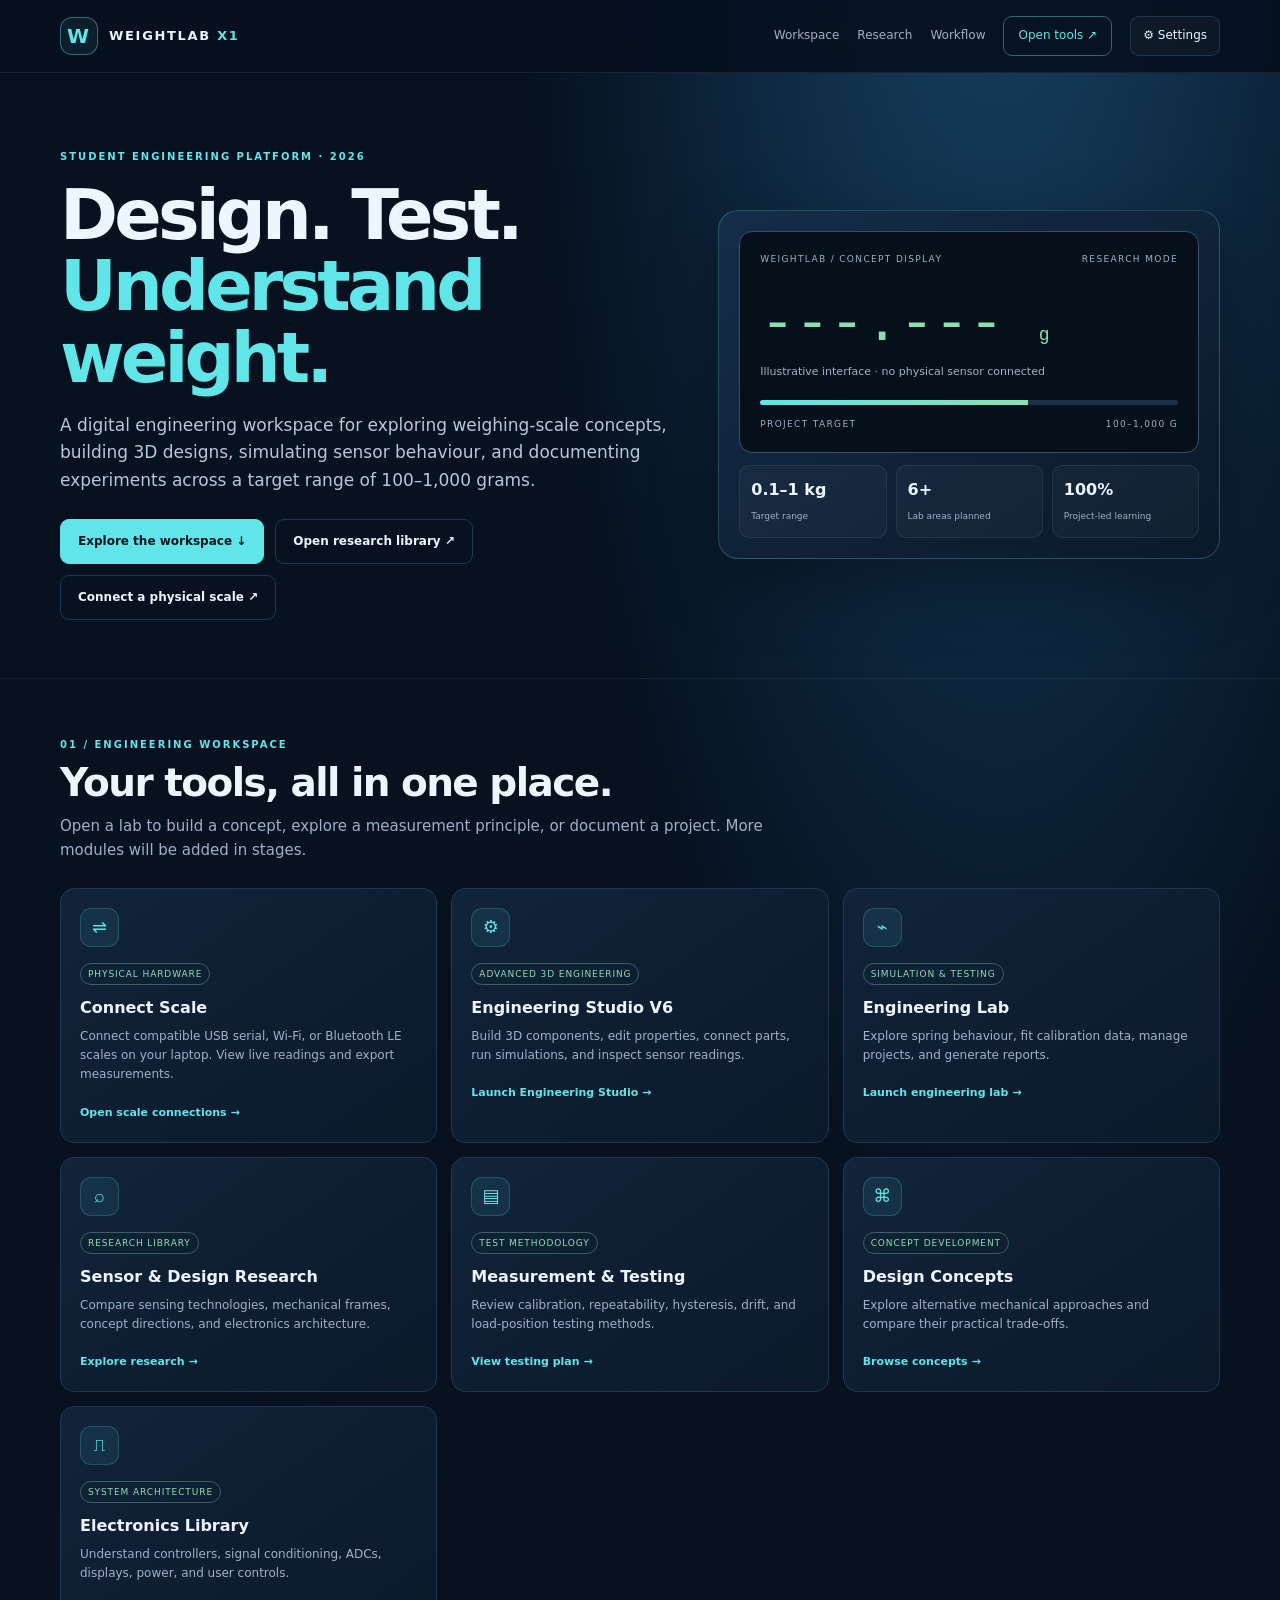
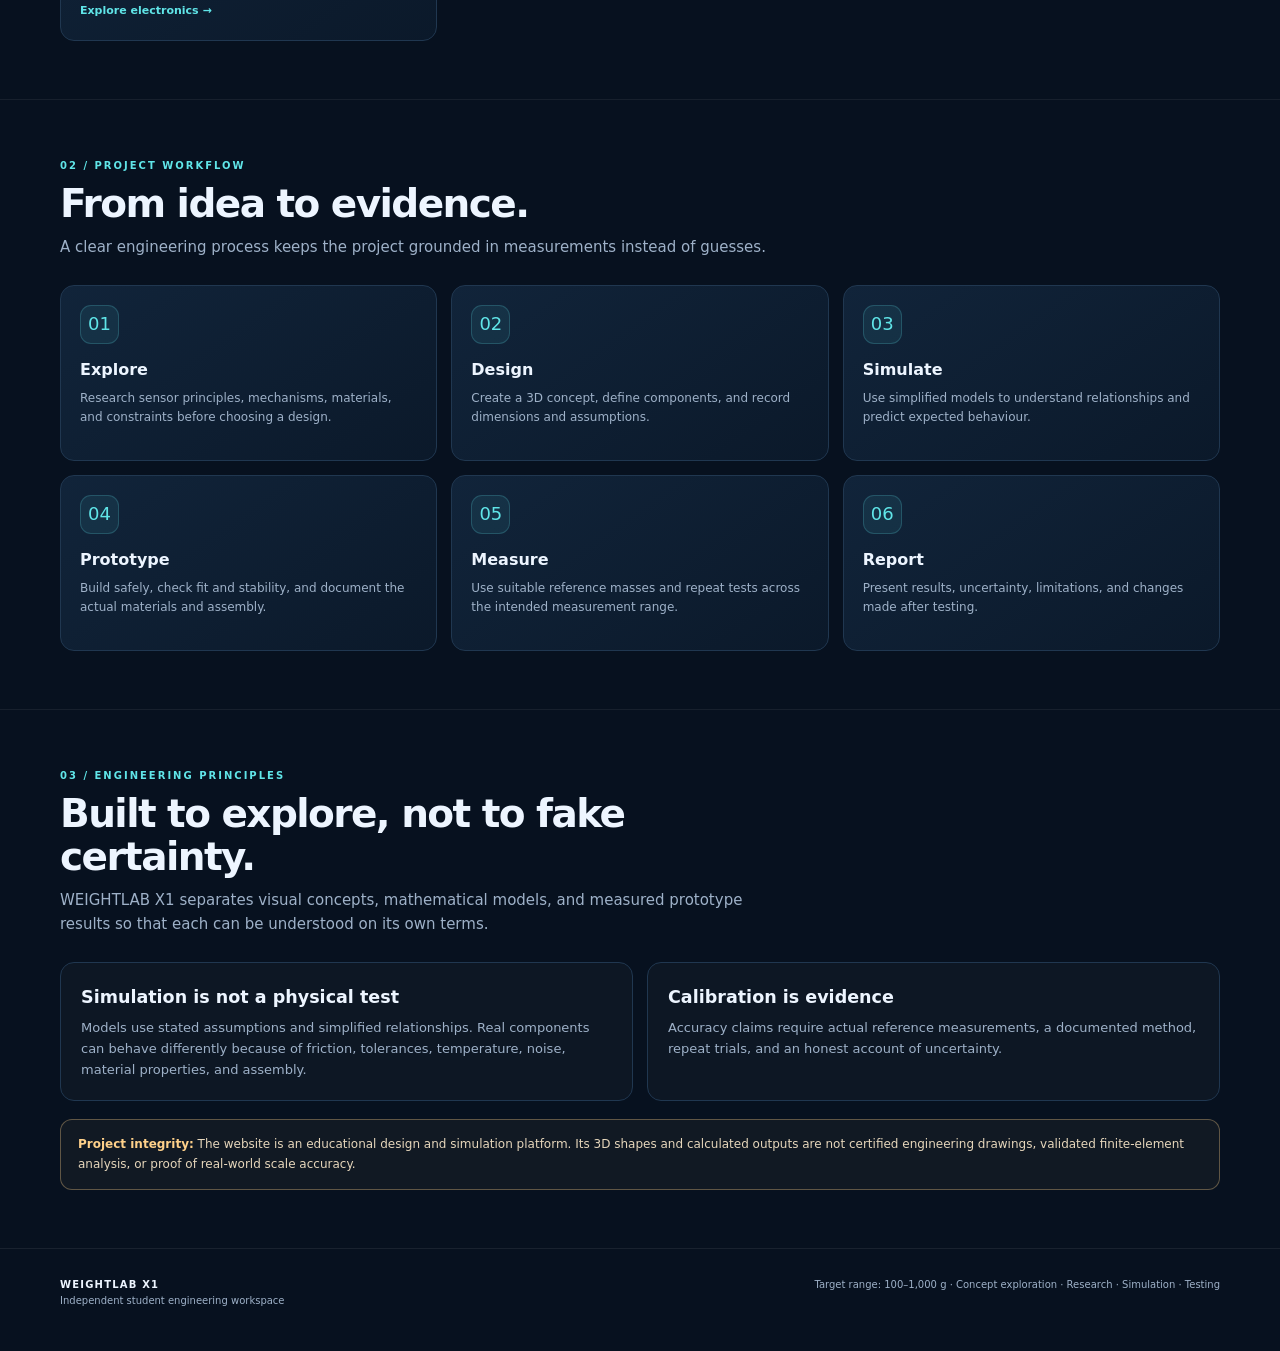
<file: index.html>
<!DOCTYPE html>
<html lang="en" dir="ltr">
<head>
<meta charset="UTF-8">
<meta name="viewport" content="width=device-width, initial-scale=1.0">
<meta name="theme-color" content="#07111f">
<meta name="description" content="WEIGHTLAB X1 engineering workspace for weighing-scale design, simulation, testing and research.">
<title>WEIGHTLAB X1 | Engineering Workspace</title>

<style>
:root{
--bg:#07111f;--panel:#0d1b2d;--panel2:#11243a;
--line:#203750;--text:#edf5ff;--muted:#9eb1c8;
--cyan:#60e5e8;--blue:#82aaff;--green:#8be0b0;--amber:#ffd18a
}
*{box-sizing:border-box}
html{scroll-behavior:smooth}
body{
margin:0;
background:radial-gradient(ellipse at 78% -10%,#164568 0,transparent 34%),var(--bg);
color:var(--text);
font:15px/1.6 Inter,system-ui,-apple-system,Segoe UI,Roboto,Arial,sans-serif
}
a{color:inherit;text-decoration:none}
.wrap{width:min(1160px,calc(100% - 36px));margin:auto}

header{
position:sticky;top:0;z-index:5;
background:#07111feF;
border-bottom:1px solid #ffffff14;
backdrop-filter:blur(14px)
}
.nav{
height:72px;display:flex;align-items:center;
justify-content:space-between;gap:18px
}
.brand{
display:flex;align-items:center;gap:11px;
font-weight:850;letter-spacing:.13em;font-size:13px
}
.logo{
width:38px;height:38px;display:grid;place-items:center;
border:1px solid #60e5e866;border-radius:12px;
color:var(--cyan);font-size:20px;background:#60e5e811
}
.navlinks{
display:flex;gap:18px;align-items:center;
color:var(--muted);font-size:12px
}
.navlinks a:hover{color:var(--cyan)}
.navcta{
padding:9px 14px;border:1px solid #60e5e866;
border-radius:9px;color:var(--cyan)
}
.settings-btn{
padding:9px 12px;border:1px solid var(--line);
border-radius:9px;background:#ffffff08;
color:var(--text);font:inherit;font-size:12px;cursor:pointer
}
.settings-btn:hover{border-color:var(--cyan);color:var(--cyan)}

.hero{
padding:76px 0 58px;
display:grid;grid-template-columns:1.1fr .9fr;
gap:45px;align-items:center
}
.eyebrow,.kicker{
color:var(--cyan);font-size:10px;
letter-spacing:.2em;text-transform:uppercase;font-weight:850
}
.hero h1{
font-size:clamp(42px,6vw,70px);
line-height:1.02;letter-spacing:-.055em;margin:15px 0 18px
}
.hero h1 span{color:var(--cyan)}
.lead{max-width:620px;color:#b7c8da;font-size:17px}
.actions{display:flex;gap:11px;flex-wrap:wrap;margin-top:25px}
.btn{
display:inline-flex;align-items:center;justify-content:center;
padding:12px 17px;border-radius:9px;background:var(--cyan);
color:#06131e;font-weight:800;font-size:12px;border:1px solid var(--cyan)
}
.btn.secondary{background:transparent;color:var(--text);border-color:var(--line)}
.visual{
padding:20px;border:1px solid #60e5e83d;border-radius:20px;
background:linear-gradient(145deg,#142d48,#0b192a);
box-shadow:0 25px 70px #0005
}
.display{background:#06101a;border:1px solid #34516c;border-radius:13px;padding:20px}
.displaytop{
display:flex;justify-content:space-between;
color:var(--muted);font-size:9px;letter-spacing:.15em
}
.digits{
font:500 clamp(40px,5vw,58px)/1.2 ui-monospace,monospace;
color:var(--green);margin:24px 0 3px
}
.sub{font-size:11px;color:var(--muted)}
.bar{height:5px;border-radius:8px;background:#1c3047;margin:20px 0 12px;overflow:hidden}
.bar span{
display:block;width:64%;height:100%;
background:linear-gradient(90deg,var(--cyan),var(--green))
}
.stats{display:grid;grid-template-columns:repeat(3,1fr);gap:9px;margin-top:12px}
.stat{background:#ffffff08;border:1px solid #ffffff12;padding:11px;border-radius:10px}
.stat b{display:block;font-size:16px}
.stat small{font-size:9px;color:var(--muted)}

section{padding:58px 0;border-top:1px solid #ffffff10}
.head{max-width:720px;margin-bottom:26px}
.head h2{
font-size:clamp(27px,4vw,39px);
line-height:1.1;letter-spacing:-.04em;margin:9px 0
}
.head p{color:var(--muted);margin:0}
.grid{display:grid;grid-template-columns:repeat(3,1fr);gap:14px}
.card{
background:linear-gradient(145deg,#11243a,#0b192a);
border:1px solid var(--line);border-radius:14px;
padding:19px;transition:.2s;min-height:175px
}
.card:hover{transform:translateY(-3px);border-color:#60e5e877}
.icon{
width:39px;height:39px;border-radius:11px;
display:grid;place-items:center;background:#60e5e814;
border:1px solid #60e5e833;color:var(--cyan);
font-size:18px;margin-bottom:13px
}
.card h3{font-size:16px;margin:0 0 6px}
.card p{font-size:12px;color:var(--muted);margin:0 0 14px}
.link{color:var(--cyan);font-size:11px;font-weight:800}
.label{
display:inline-block;font-size:9px;letter-spacing:.1em;
text-transform:uppercase;color:var(--green);
border:1px solid #8be0b055;padding:3px 7px;
border-radius:30px;margin-bottom:10px
}
.split{display:grid;grid-template-columns:1fr 1fr;gap:14px}
.feature{
background:#ffffff06;border:1px solid var(--line);
border-radius:14px;padding:20px
}
.feature h3{margin:0 0 7px}
.feature p{color:var(--muted);font-size:13px;margin:0}
.notice{
margin-top:18px;border:1px solid #ffd18a55;
background:#ffd18a0b;border-radius:12px;
padding:15px 17px;color:#e6d6bb;font-size:12px
}
.notice strong{color:var(--amber)}
footer{
padding:28px 0 42px;border-top:1px solid #ffffff12;
color:var(--muted);font-size:10px
}
.foot{display:flex;justify-content:space-between;gap:15px;flex-wrap:wrap}

/* SETTINGS WINDOW */
.settings-overlay{
position:fixed;inset:0;background:#0009;z-index:20;
display:none;align-items:center;justify-content:center;padding:18px
}
.settings-overlay.open{display:flex}
.settings-panel{
width:min(420px,100%);background:#0d1b2d;
border:1px solid #34516c;border-radius:18px;
padding:22px;box-shadow:0 25px 80px #0009
}
.settings-head{
display:flex;align-items:center;justify-content:space-between;
gap:12px;margin-bottom:8px
}
.settings-head h2{font-size:21px;margin:0}
.close-btn{
background:transparent;border:1px solid var(--line);
color:var(--text);border-radius:8px;padding:5px 10px;
font-size:18px;cursor:pointer
}
.settings-panel p{color:var(--muted);font-size:13px;margin:4px 0 18px}
.language-options{display:grid;grid-template-columns:1fr 1fr;gap:10px}
.language-option{
border:1px solid var(--line);background:#ffffff08;
color:var(--text);padding:13px;border-radius:10px;
font:inherit;cursor:pointer
}
.language-option.active{
border-color:var(--cyan);background:#60e5e817;color:var(--cyan)
}
.language-option small{
display:block;color:var(--muted);font-size:10px;margin-top:3px
}

/* ARABIC RIGHT-TO-LEFT LAYOUT */
html[dir="rtl"] body{font-family:Tahoma,Arial,sans-serif}
html[dir="rtl"] .hero,
html[dir="rtl"] section,
html[dir="rtl"] footer{direction:rtl}
html[dir="rtl"] .hero h1{letter-spacing:0;line-height:1.2}
html[dir="rtl"] .eyebrow,
html[dir="rtl"] .kicker{letter-spacing:0}
html[dir="rtl"] .label{letter-spacing:0}
html[dir="rtl"] .displaytop,
html[dir="rtl"] .digits,
html[dir="rtl"] .stats{direction:ltr}
html[dir="rtl"] .navlinks{direction:rtl}
html[dir="rtl"] .brand{direction:ltr}
html[dir="rtl"] .foot{direction:rtl}

@media(max-width:820px){
.hero{grid-template-columns:1fr;gap:25px;padding-top:52px}
.grid{grid-template-columns:repeat(2,1fr)}
.navlinks a:not(.navcta){display:none}
}
@media(max-width:560px){
.wrap{width:calc(100% - 28px)}
.grid,.split{grid-template-columns:1fr}
.nav{height:62px}
.hero{padding:44px 0}
.card{min-height:0}
.stats{grid-template-columns:repeat(3,1fr)}
.navlinks{gap:8px}
.navcta{display:none}
.settings-btn{padding:8px 9px}
}
</style>
</head>

<body>

<header>
<div class="wrap nav">
<a class="brand" href="#top">
<span class="logo">W</span>
<span>WEIGHTLAB <span style="color:var(--cyan)">X1</span></span>
</a>

<nav class="navlinks">
<a href="#workspace" data-en="Workspace" data-ar="مساحة العمل">Workspace</a>
<a href="#research" data-en="Research" data-ar="الأبحاث">Research</a>
<a href="#workflow" data-en="Workflow" data-ar="سير العمل">Workflow</a>
<a class="navcta" href="#workspace" data-en="Open tools ↗" data-ar="افتح الأدوات ↗">Open tools ↗</a>
<button class="settings-btn" id="openSettings" type="button">
⚙️ <span data-en="Settings" data-ar="الإعدادات">Settings</span>
</button>
</nav>
</div>
</header>

<main id="top">

<div class="wrap hero">
<div>
<div class="eyebrow" data-en="Student engineering platform · 2026" data-ar="منصة هندسية للطلاب · 2026">Student engineering platform · 2026</div>

<h1 data-en="Design. Test.<br><span>Understand weight.</span>" data-ar="صمّم. اختبر.<br><span>افهم الوزن.</span>">
Design. Test.<br><span>Understand weight.</span>
</h1>

<p class="lead" data-en="A digital engineering workspace for exploring weighing-scale concepts, building 3D designs, simulating sensor behaviour, and documenting experiments across a target range of 100–1,000 grams." data-ar="مساحة هندسية رقمية لاستكشاف أفكار الموازين، وإنشاء تصاميم ثلاثية الأبعاد، ومحاكاة سلوك المستشعرات، وتوثيق التجارب ضمن نطاق مستهدف من 100 إلى 1,000 غرام.">
A digital engineering workspace for exploring weighing-scale concepts, building 3D designs, simulating sensor behaviour, and documenting experiments across a target range of 100–1,000 grams.
</p>

<div class="actions">
<a class="btn" href="#workspace" data-en="Explore the workspace ↓" data-ar="استكشف مساحة العمل ↓">Explore the workspace ↓</a>
<a class="btn secondary" href="research_library.html#sensors" data-en="Open research library ↗" data-ar="افتح مكتبة الأبحاث ↗">Open research library ↗</a>
<a class="btn secondary" href="scale_connection.html" data-en="Connect a physical scale ↗" data-ar="وصّل ميزاناً فعلياً ↗">Connect a physical scale ↗</a>
</div>
</div>

<div class="visual">
<div class="display">
<div class="displaytop">
<span data-en="WEIGHTLAB / CONCEPT DISPLAY" data-ar="WEIGHTLAB / شاشة النموذج">WEIGHTLAB / CONCEPT DISPLAY</span>
<span data-en="RESEARCH MODE" data-ar="وضع البحث">RESEARCH MODE</span>
</div>
<div class="digits">---.--- <span style="font-size:18px">g</span></div>
<div class="sub" data-en="Illustrative interface · no physical sensor connected" data-ar="واجهة توضيحية · لا يوجد مستشعر فعلي متصل">Illustrative interface · no physical sensor connected</div>
<div class="bar"><span></span></div>
<div class="displaytop">
<span data-en="PROJECT TARGET" data-ar="النطاق المستهدف للمشروع">PROJECT TARGET</span>
<span>100–1,000 G</span>
</div>
</div>

<div class="stats">
<div class="stat"><b>0.1–1 kg</b><small data-en="Target range" data-ar="النطاق المستهدف">Target range</small></div>
<div class="stat"><b>6+</b><small data-en="Lab areas planned" data-ar="أقسام المختبر المخططة">Lab areas planned</small></div>
<div class="stat"><b>100%</b><small data-en="Project-led learning" data-ar="تعلم قائم على المشروع">Project-led learning</small></div>
</div>
</div>
</div>

<section id="workspace">
<div class="wrap">
<div class="head">
<div class="kicker" data-en="01 / Engineering workspace" data-ar="01 / مساحة العمل الهندسية">01 / Engineering workspace</div>
<h2 data-en="Your tools, all in one place." data-ar="كل أدواتك في مكان واحد.">Your tools, all in one place.</h2>
<p data-en="Open a lab to build a concept, explore a measurement principle, or document a project. More modules will be added in stages." data-ar="افتح أحد المختبرات لبناء نموذج، أو استكشاف مبدأ للقياس، أو توثيق مشروع. ستتم إضافة المزيد من الوحدات على مراحل.">
Open a lab to build a concept, explore a measurement principle, or document a project. More modules will be added in stages.
</p>
</div>
<div class="grid">

<a class="card" href="scale_connection.html">
<div class="icon">⇌</div>
<span class="label" data-en="Physical hardware" data-ar="الأجهزة الفعلية">Physical hardware</span>
<h3 data-en="Connect Scale" data-ar="اتصال الميزان">Connect Scale</h3>
<p data-en="Connect compatible USB serial, Wi-Fi, or Bluetooth LE scales on your laptop. View live readings and export measurements." data-ar="وصّل موازين متوافقة عبر USB أو Wi-Fi أو Bluetooth LE من الحاسوب. اعرض القراءات المباشرة وصدّر القياسات.">Connect compatible USB serial, Wi-Fi, or Bluetooth LE scales on your laptop. View live readings and export measurements.</p>
<span class="link" data-en="Open scale connections →" data-ar="افتح اتصالات الميزان →">Open scale connections →</span>
</a>

<a class="card" href="weightlab_x1_engineering_studio_v6.html">
<div class="icon">⚙</div>
<span class="label">Advanced 3D engineering</span>
<h3>Engineering Studio V6</h3>
<p>Build 3D components, edit properties, connect parts, run simulations, and inspect sensor readings.</p>
<span class="link">Launch Engineering Studio →</span>
</a>

<a class="card" href="weightlab_x1_engineering_lab_v3.html">
<div class="icon">⌁</div>
<span class="label" data-en="Simulation & testing" data-ar="المحاكاة والاختبار">Simulation & testing</span>
<h3 data-en="Engineering Lab" data-ar="المختبر الهندسي">Engineering Lab</h3>
<p data-en="Explore spring behaviour, fit calibration data, manage projects, and generate reports." data-ar="استكشف سلوك النوابض، وطبّق بيانات المعايرة، وأدر المشاريع، وأنشئ التقارير.">Explore spring behaviour, fit calibration data, manage projects, and generate reports.</p>
<span class="link" data-en="Launch engineering lab →" data-ar="افتح المختبر الهندسي →">Launch engineering lab →</span>
</a>

<a class="card" href="research_library.html#sensors">
<div class="icon">⌕</div>
<span class="label" data-en="Research library" data-ar="مكتبة الأبحاث">Research library</span>
<h3 data-en="Sensor & Design Research" data-ar="أبحاث المستشعرات والتصميم">Sensor & Design Research</h3>
<p data-en="Compare sensing technologies, mechanical frames, concept directions, and electronics architecture." data-ar="قارن تقنيات الاستشعار والهياكل الميكانيكية واتجاهات التصميم وبنية الأنظمة الإلكترونية.">Compare sensing technologies, mechanical frames, concept directions, and electronics architecture.</p>
<span class="link" data-en="Explore research →" data-ar="استكشف الأبحاث →">Explore research →</span>
</a>

<a class="card" href="research_library.html#testing">
<div class="icon">▤</div>
<span class="label" data-en="Test methodology" data-ar="منهجية الاختبار">Test methodology</span>
<h3 data-en="Measurement & Testing" data-ar="القياس والاختبار">Measurement & Testing</h3>
<p data-en="Review calibration, repeatability, hysteresis, drift, and load-position testing methods." data-ar="راجع طرق المعايرة وقابلية التكرار والتباطؤ والانجراف واختبار موضع الحمل.">Review calibration, repeatability, hysteresis, drift, and load-position testing methods.</p>
<span class="link" data-en="View testing plan →" data-ar="اعرض خطة الاختبار →">View testing plan →</span>
</a>

<a class="card" href="research_library.html#concepts">
<div class="icon">⌘</div>
<span class="label" data-en="Concept development" data-ar="تطوير النماذج">Concept development</span>
<h3 data-en="Design Concepts" data-ar="أفكار التصميم">Design Concepts</h3>
<p data-en="Explore alternative mechanical approaches and compare their practical trade-offs." data-ar="استكشف الأساليب الميكانيكية البديلة وقارن بين مزاياها وقيودها العملية.">Explore alternative mechanical approaches and compare their practical trade-offs.</p>
<span class="link" data-en="Browse concepts →" data-ar="تصفح النماذج →">Browse concepts →</span>
</a>

<a class="card" href="research_library.html#electronics">
<div class="icon">⎍</div>
<span class="label" data-en="System architecture" data-ar="بنية النظام">System architecture</span>
<h3 data-en="Electronics Library" data-ar="مكتبة الإلكترونيات">Electronics Library</h3>
<p data-en="Understand controllers, signal conditioning, ADCs, displays, power, and user controls." data-ar="تعرّف على وحدات التحكم ومعالجة الإشارات ومحوّلات ADC والشاشات والطاقة وأدوات التحكم.">Understand controllers, signal conditioning, ADCs, displays, power, and user controls.</p>
<span class="link" data-en="Explore electronics →" data-ar="استكشف الإلكترونيات →">Explore electronics →</span>
</a>

</div>
</div>
</section>

<section id="workflow">
<div class="wrap">
<div class="head">
<div class="kicker" data-en="02 / Project workflow" data-ar="02 / مراحل المشروع">02 / Project workflow</div>
<h2 data-en="From idea to evidence." data-ar="من الفكرة إلى الدليل.">From idea to evidence.</h2>
<p data-en="A clear engineering process keeps the project grounded in measurements instead of guesses." data-ar="تجعل العملية الهندسية الواضحة المشروع معتمداً على القياسات بدلاً من التخمين.">A clear engineering process keeps the project grounded in measurements instead of guesses.</p>
</div>

<div class="grid">
<div class="card"><div class="icon">01</div><h3 data-en="Explore" data-ar="استكشف">Explore</h3><p data-en="Research sensor principles, mechanisms, materials, and constraints before choosing a design." data-ar="ابحث في مبادئ المستشعرات والآليات والمواد والقيود قبل اختيار التصميم.">Research sensor principles, mechanisms, materials, and constraints before choosing a design.</p></div>

<div class="card"><div class="icon">02</div><h3 data-en="Design" data-ar="صمّم">Design</h3><p data-en="Create a 3D concept, define components, and record dimensions and assumptions." data-ar="أنشئ نموذجاً ثلاثي الأبعاد، وحدد المكونات، وسجّل الأبعاد والافتراضات.">Create a 3D concept, define components, and record dimensions and assumptions.</p></div>

<div class="card"><div class="icon">03</div><h3 data-en="Simulate" data-ar="حاكِ">Simulate</h3><p data-en="Use simplified models to understand relationships and predict expected behaviour." data-ar="استخدم نماذج مبسطة لفهم العلاقات وتوقع السلوك المحتمل.">Use simplified models to understand relationships and predict expected behaviour.</p></div>

<div class="card"><div class="icon">04</div><h3 data-en="Prototype" data-ar="أنشئ نموذجاً أولياً">Prototype</h3><p data-en="Build safely, check fit and stability, and document the actual materials and assembly." data-ar="أنشئ النموذج بأمان، وافحص التوافق والثبات، ووثّق المواد وطريقة التجميع الفعلية.">Build safely, check fit and stability, and document the actual materials and assembly.</p></div>

<div class="card"><div class="icon">05</div><h3 data-en="Measure" data-ar="قِس">Measure</h3><p data-en="Use suitable reference masses and repeat tests across the intended measurement range." data-ar="استخدم كتلًا مرجعية مناسبة وكرّر الاختبارات عبر نطاق القياس المستهدف.">Use suitable reference masses and repeat tests across the intended measurement range.</p></div>

<div class="card"><div class="icon">06</div><h3 data-en="Report" data-ar="وثّق النتائج">Report</h3><p data-en="Present results, uncertainty, limitations, and changes made after testing." data-ar="اعرض النتائج ومقدار عدم اليقين والقيود والتعديلات التي أُجريت بعد الاختبار.">Present results, uncertainty, limitations, and changes made after testing.</p></div>
</div>
</div>
</section>

<section id="research">
<div class="wrap">
<div class="head">
<div class="kicker" data-en="03 / Engineering principles" data-ar="03 / المبادئ الهندسية">03 / Engineering principles</div>
<h2 data-en="Built to explore, not to fake certainty." data-ar="للاستكشاف، لا لادعاء دقة غير مثبتة.">Built to explore, not to fake certainty.</h2>
<p data-en="WEIGHTLAB X1 separates visual concepts, mathematical models, and measured prototype results so that each can be understood on its own terms." data-ar="يفصل WEIGHTLAB X1 بين النماذج المرئية والنماذج الرياضية ونتائج قياس النماذج الأولية، حتى يمكن فهم كل منها بشكل مستقل.">WEIGHTLAB X1 separates visual concepts, mathematical models, and measured prototype results so that each can be understood on its own terms.</p>
</div>

<div class="split">
<div class="feature">
<h3 data-en="Simulation is not a physical test" data-ar="المحاكاة ليست اختباراً فعلياً">Simulation is not a physical test</h3>
<p data-en="Models use stated assumptions and simplified relationships. Real components can behave differently because of friction, tolerances, temperature, noise, material properties, and assembly." data-ar="تستخدم النماذج افتراضات معلنة وعلاقات مبسطة. قد تتصرف المكونات الحقيقية بشكل مختلف بسبب الاحتكاك والتفاوتات ودرجة الحرارة والضوضاء وخصائص المواد وطريقة التجميع.">Models use stated assumptions and simplified relationships. Real components can behave differently because of friction, tolerances, temperature, noise, material properties, and assembly.</p>
</div>

<div class="feature">
<h3 data-en="Calibration is evidence" data-ar="المعايرة دليل عملي">Calibration is evidence</h3>
<p data-en="Accuracy claims require actual reference measurements, a documented method, repeat trials, and an honest account of uncertainty." data-ar="تتطلب ادعاءات الدقة قياسات مرجعية فعلية وطريقة موثقة وتجارب متكررة وشرحاً صادقاً لمقدار عدم اليقين.">Accuracy claims require actual reference measurements, a documented method, repeat trials, and an honest account of uncertainty.</p>
</div>
</div>

<div class="notice">
<strong data-en="Project integrity:" data-ar="نزاهة المشروع:">Project integrity:</strong>
<span data-en="The website is an educational design and simulation platform. Its 3D shapes and calculated outputs are not certified engineering drawings, validated finite-element analysis, or proof of real-world scale accuracy." data-ar="هذا الموقع منصة تعليمية للتصميم والمحاكاة. الأشكال ثلاثية الأبعاد والنتائج المحسوبة ليست رسومات هندسية معتمدة أو تحليلاً موثّقاً بالعناصر المحددة أو دليلاً على دقة ميزان حقيقي.">The website is an educational design and simulation platform. Its 3D shapes and calculated outputs are not certified engineering drawings, validated finite-element analysis, or proof of real-world scale accuracy.</span>
</div>
</div>
</section>

</main>

<footer>
<div class="wrap foot">
<div>
<strong style="color:var(--text);letter-spacing:.12em">WEIGHTLAB X1</strong><br>
<span data-en="Independent student engineering workspace" data-ar="مساحة هندسية مستقلة لمشاريع الطلاب">Independent student engineering workspace</span>
</div>
<div data-en="Target range: 100–1,000 g · Concept exploration · Research · Simulation · Testing" data-ar="النطاق المستهدف: 100–1,000 غرام · استكشاف النماذج · الأبحاث · المحاكاة · الاختبار">Target range: 100–1,000 g · Concept exploration · Research · Simulation · Testing</div>
</div>
</footer>

<!-- SETTINGS WINDOW -->
<div class="settings-overlay" id="settingsOverlay" role="dialog" aria-modal="true" aria-labelledby="settingsTitle">
<div class="settings-panel">

<div class="settings-head">
<h2 id="settingsTitle" data-en="Settings" data-ar="الإعدادات">Settings</h2>
<button class="close-btn" id="closeSettings" type="button" aria-label="Close settings">×</button>
</div>

<p data-en="Choose the language used across the homepage." data-ar="اختر اللغة المستخدمة في الصفحة الرئيسية.">Choose the language used across the homepage.</p>

<div class="language-options">
<button class="language-option" id="englishOption" type="button">
English
<small>English interface</small>
</button>

<button class="language-option" id="arabicOption" type="button">
العربية
<small>واجهة باللغة العربية</small>
</button>
</div>

</div>
</div>

<script>
(function(){

const overlay=document.getElementById('settingsOverlay');
const openButton=document.getElementById('openSettings');
const closeButton=document.getElementById('closeSettings');
const enButton=document.getElementById('englishOption');
const arButton=document.getElementById('arabicOption');

function setLanguage(language){

const isArabic=language==='ar';

document.documentElement.lang=isArabic?'ar':'en';
document.documentElement.dir=isArabic?'rtl':'ltr';

document.querySelectorAll('[data-en][data-ar]').forEach(function(element){
element.innerHTML=isArabic
?element.getAttribute('data-ar')
:element.getAttribute('data-en');
});

document.title=isArabic
?'WEIGHTLAB X1 | مساحة العمل الهندسية'
:'WEIGHTLAB X1 | Engineering Workspace';

document.querySelector('meta[name="description"]').content=isArabic
?'مساحة هندسية لتصميم الموازين ومحاكاتها واختبارها والبحث فيها.'
:'WEIGHTLAB X1 engineering workspace for weighing-scale design, simulation, testing and research.';

enButton.classList.toggle('active',!isArabic);
arButton.classList.toggle('active',isArabic);

try{
localStorage.setItem('weightlab-language',language);
}catch(error){}

}

openButton.addEventListener('click',function(){
overlay.classList.add('open');
});

closeButton.addEventListener('click',function(){
overlay.classList.remove('open');
});

overlay.addEventListener('click',function(event){
if(event.target===overlay){
overlay.classList.remove('open');
}
});

enButton.addEventListener('click',function(){
setLanguage('en');
});

arButton.addEventListener('click',function(){
setLanguage('ar');
});

document.addEventListener('keydown',function(event){
if(event.key==='Escape'){
overlay.classList.remove('open');
}
});

let savedLanguage='en';

try{
savedLanguage=localStorage.getItem('weightlab-language')||'en';
}catch(error){}

setLanguage(savedLanguage);

})();
</script>

</body>
</html>
</file>
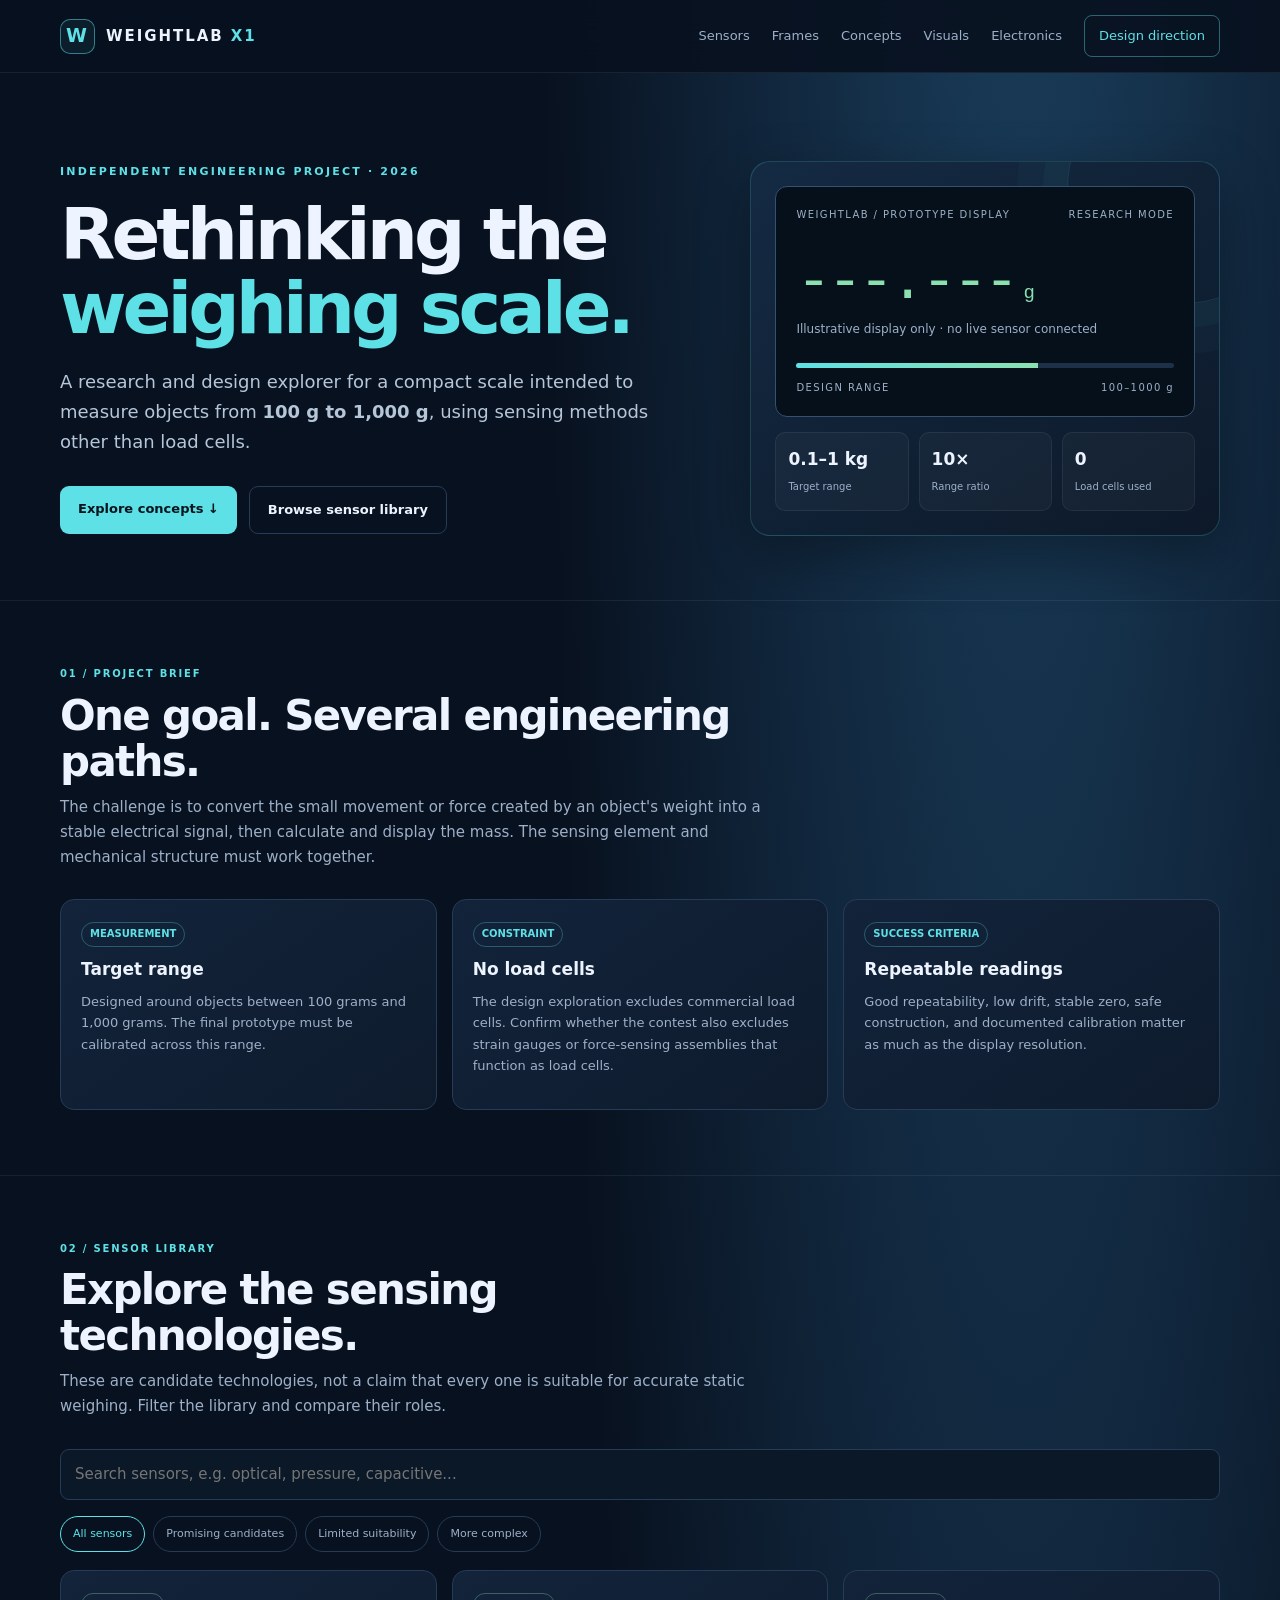
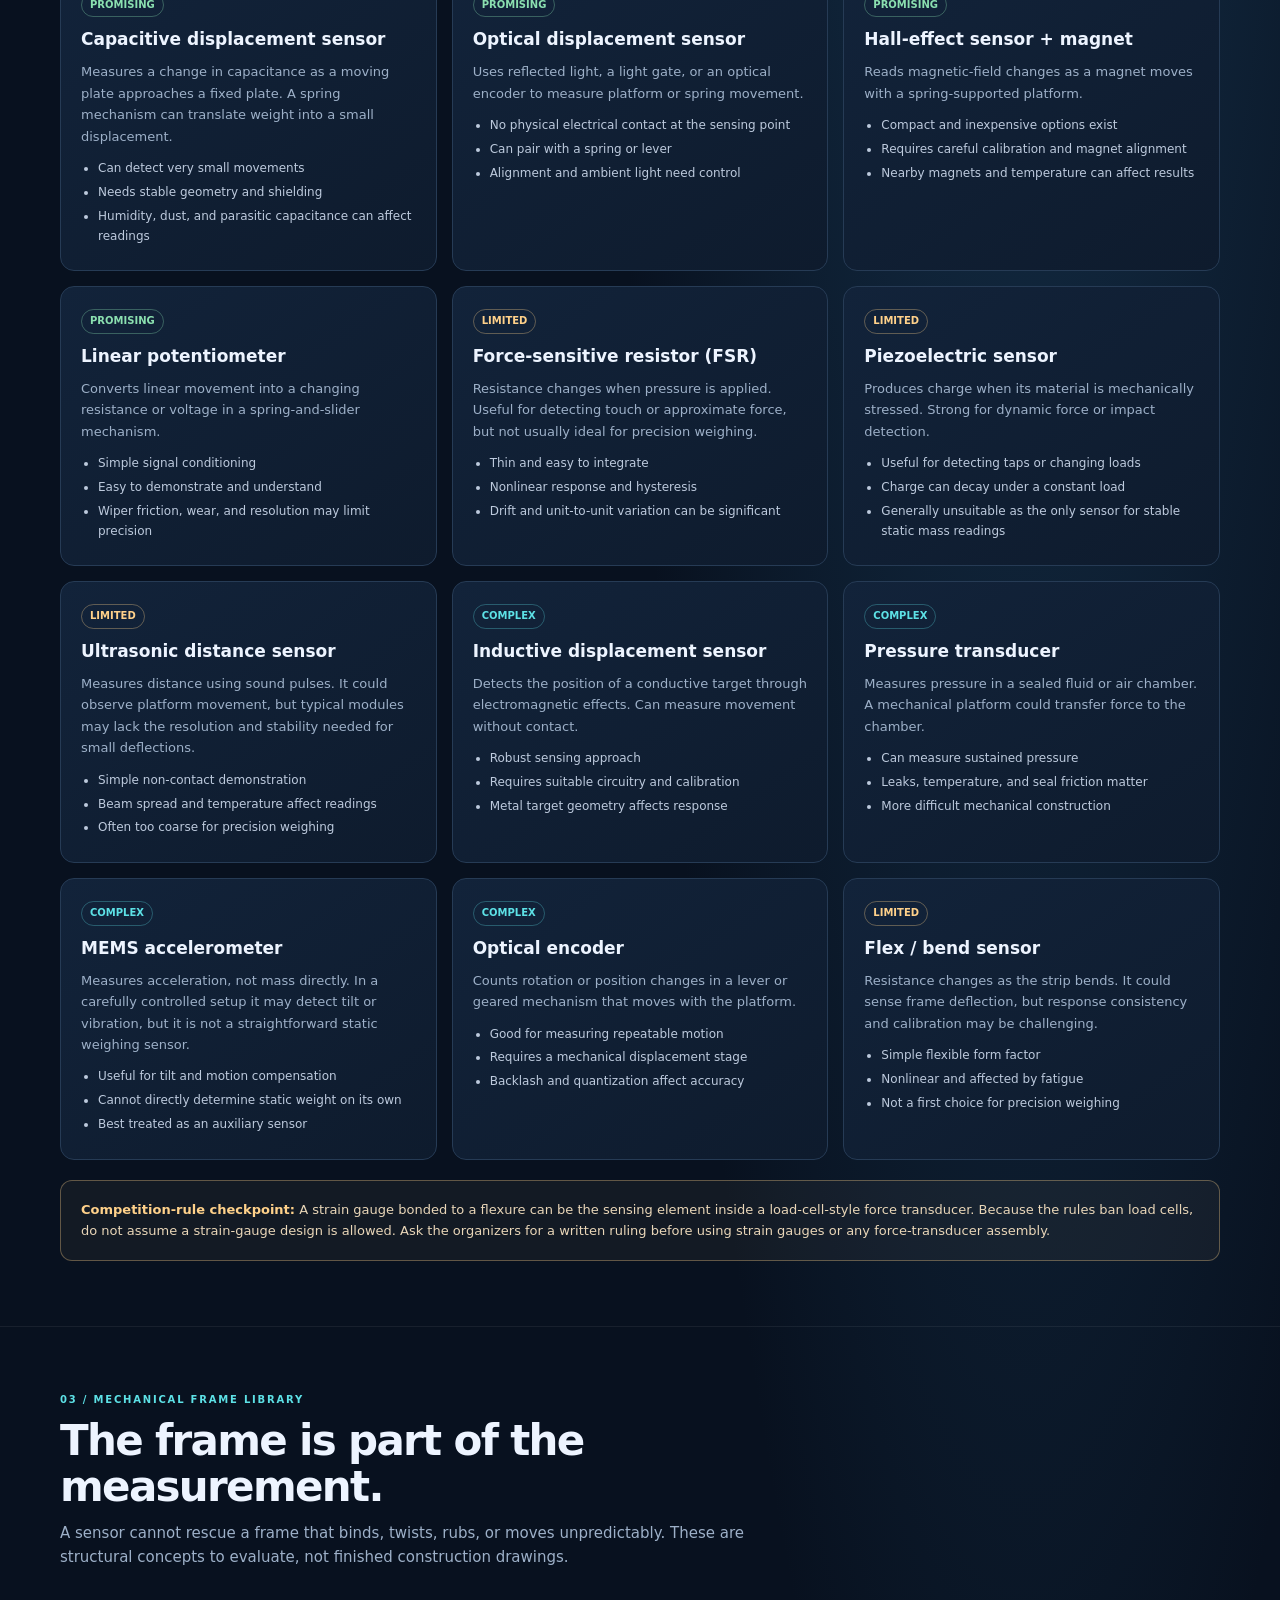
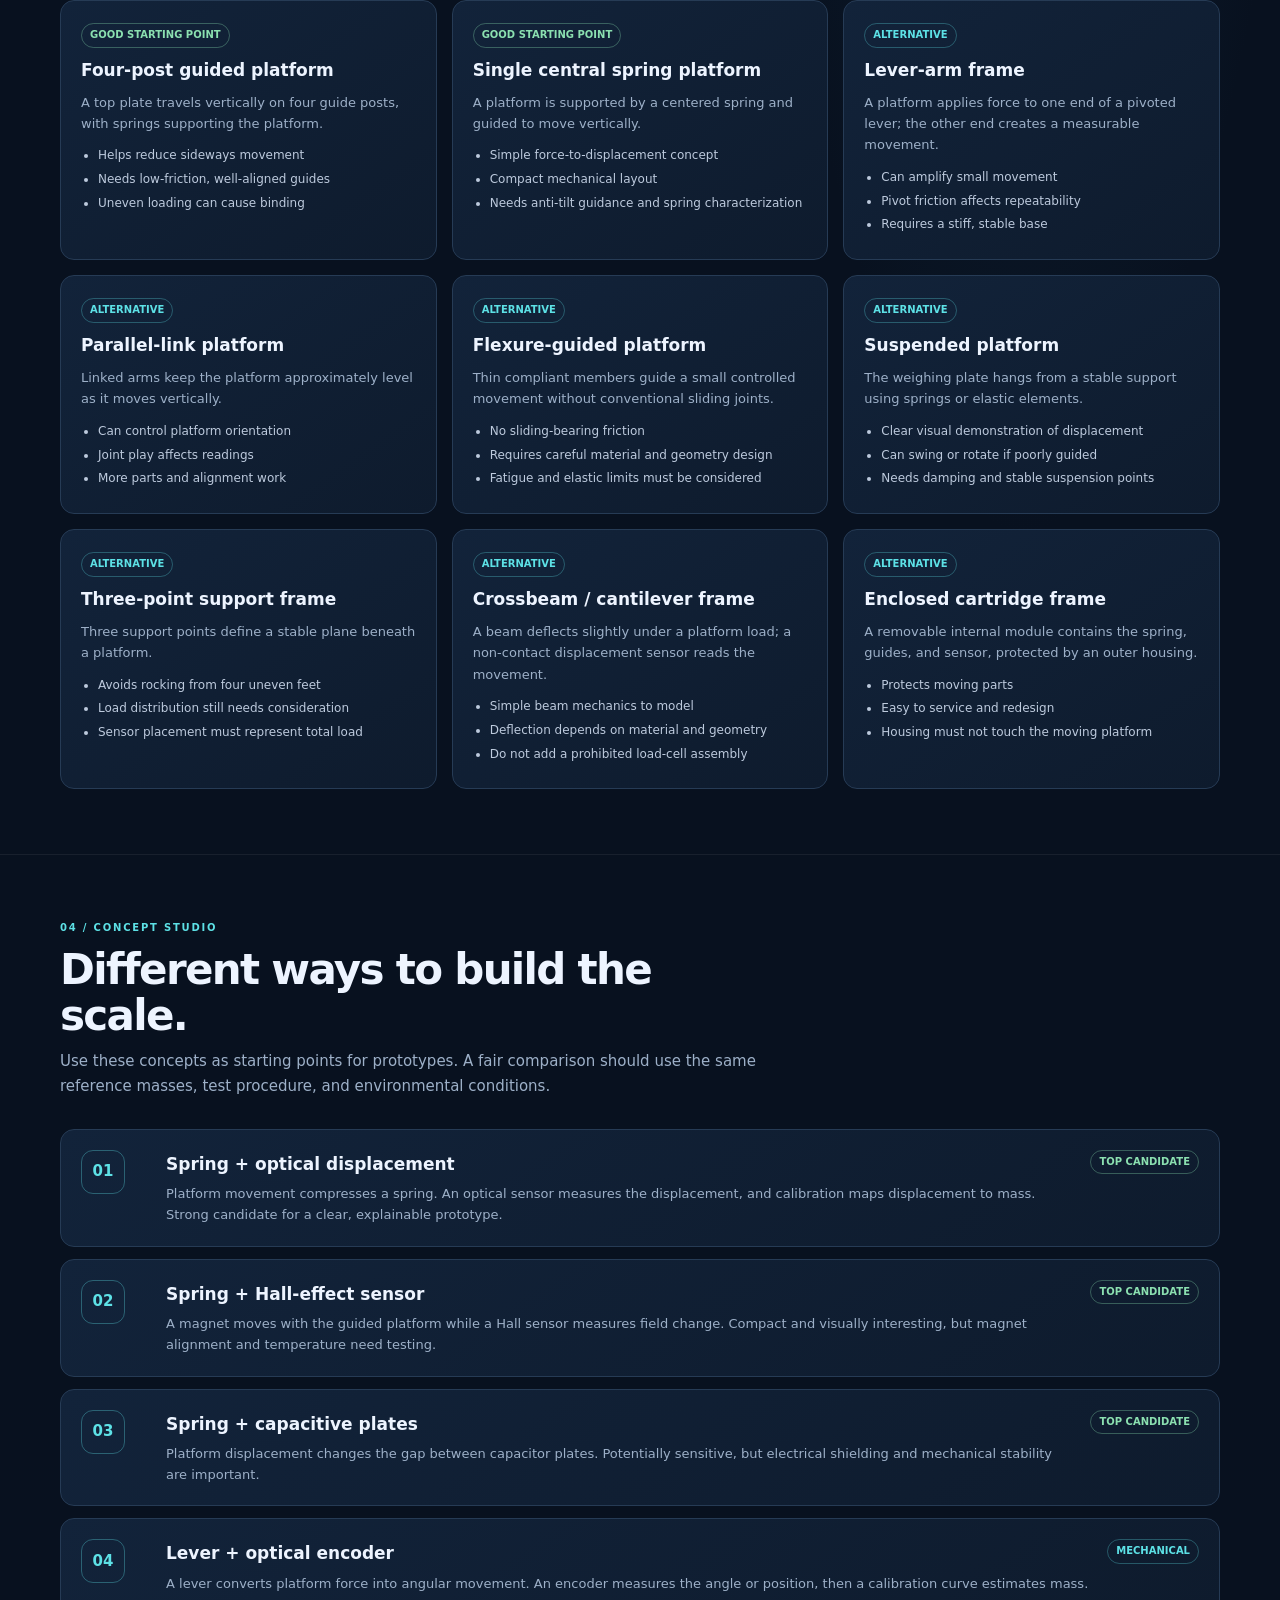
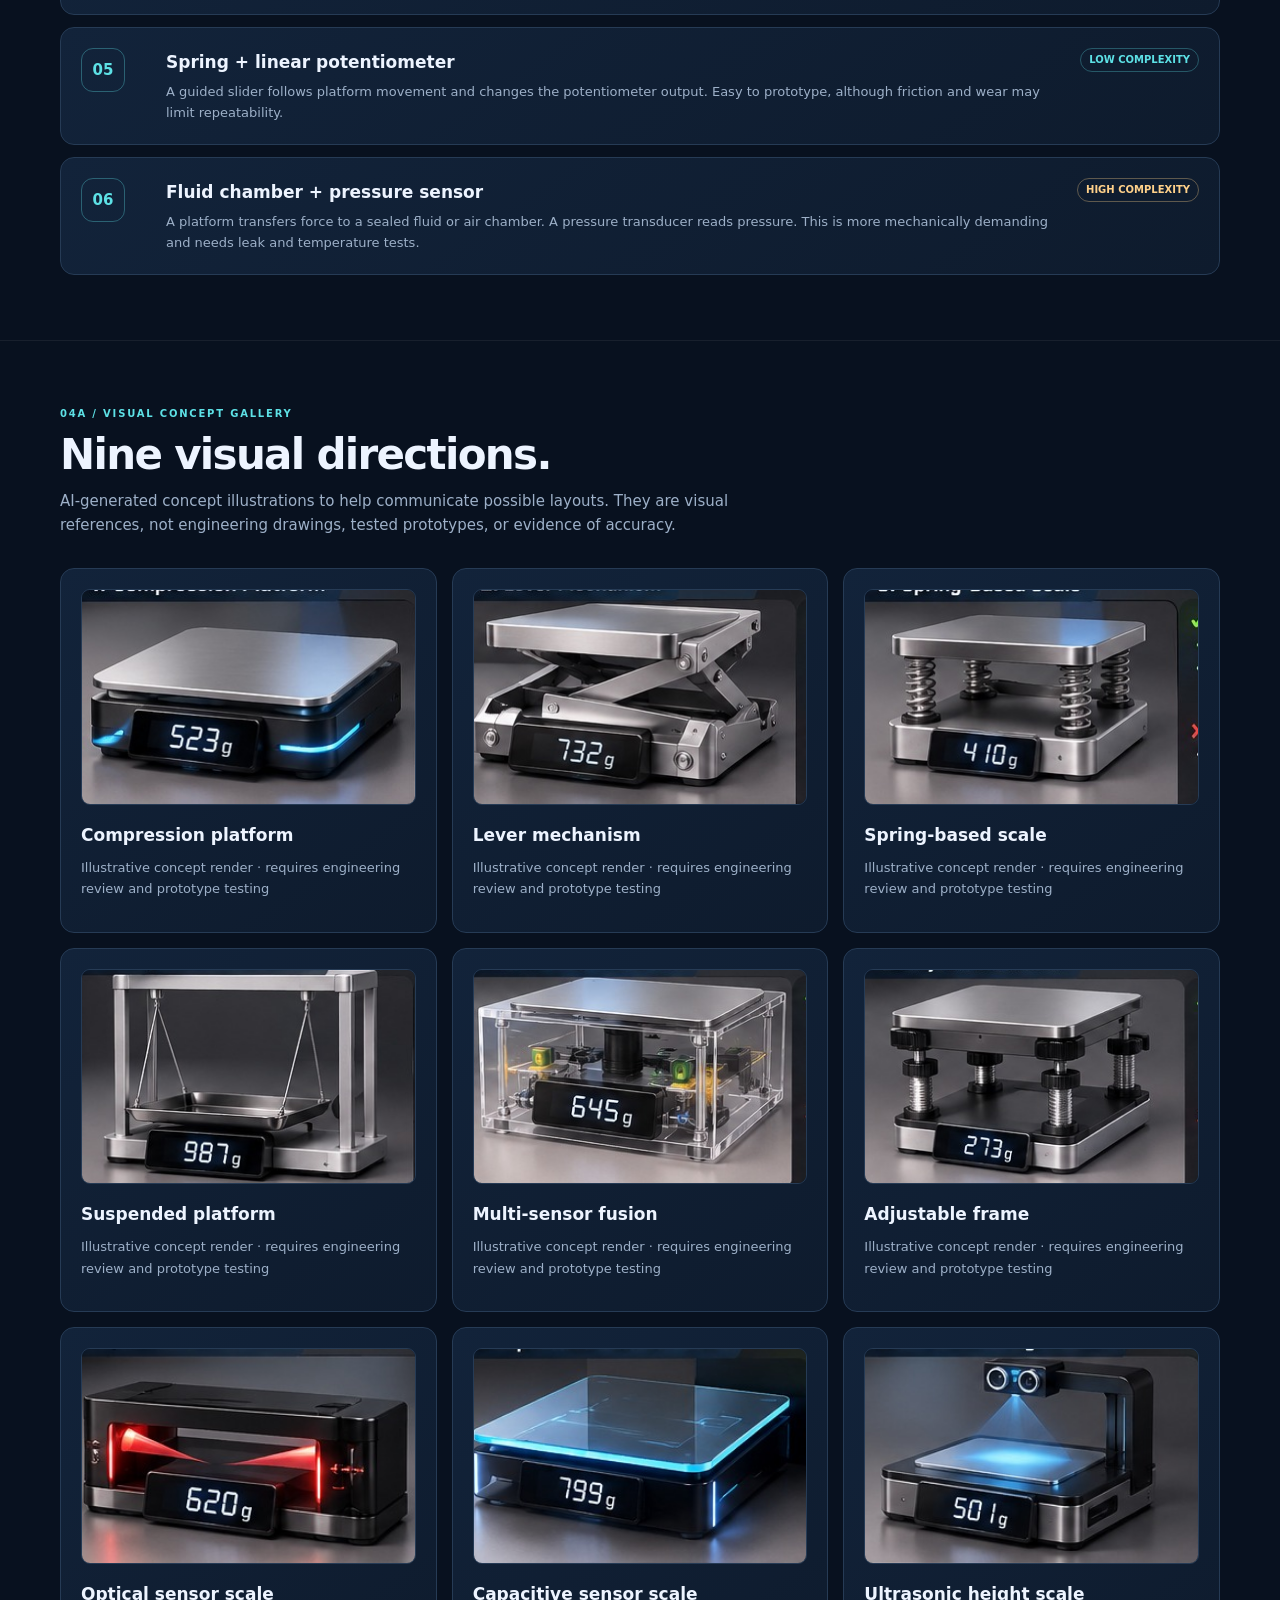
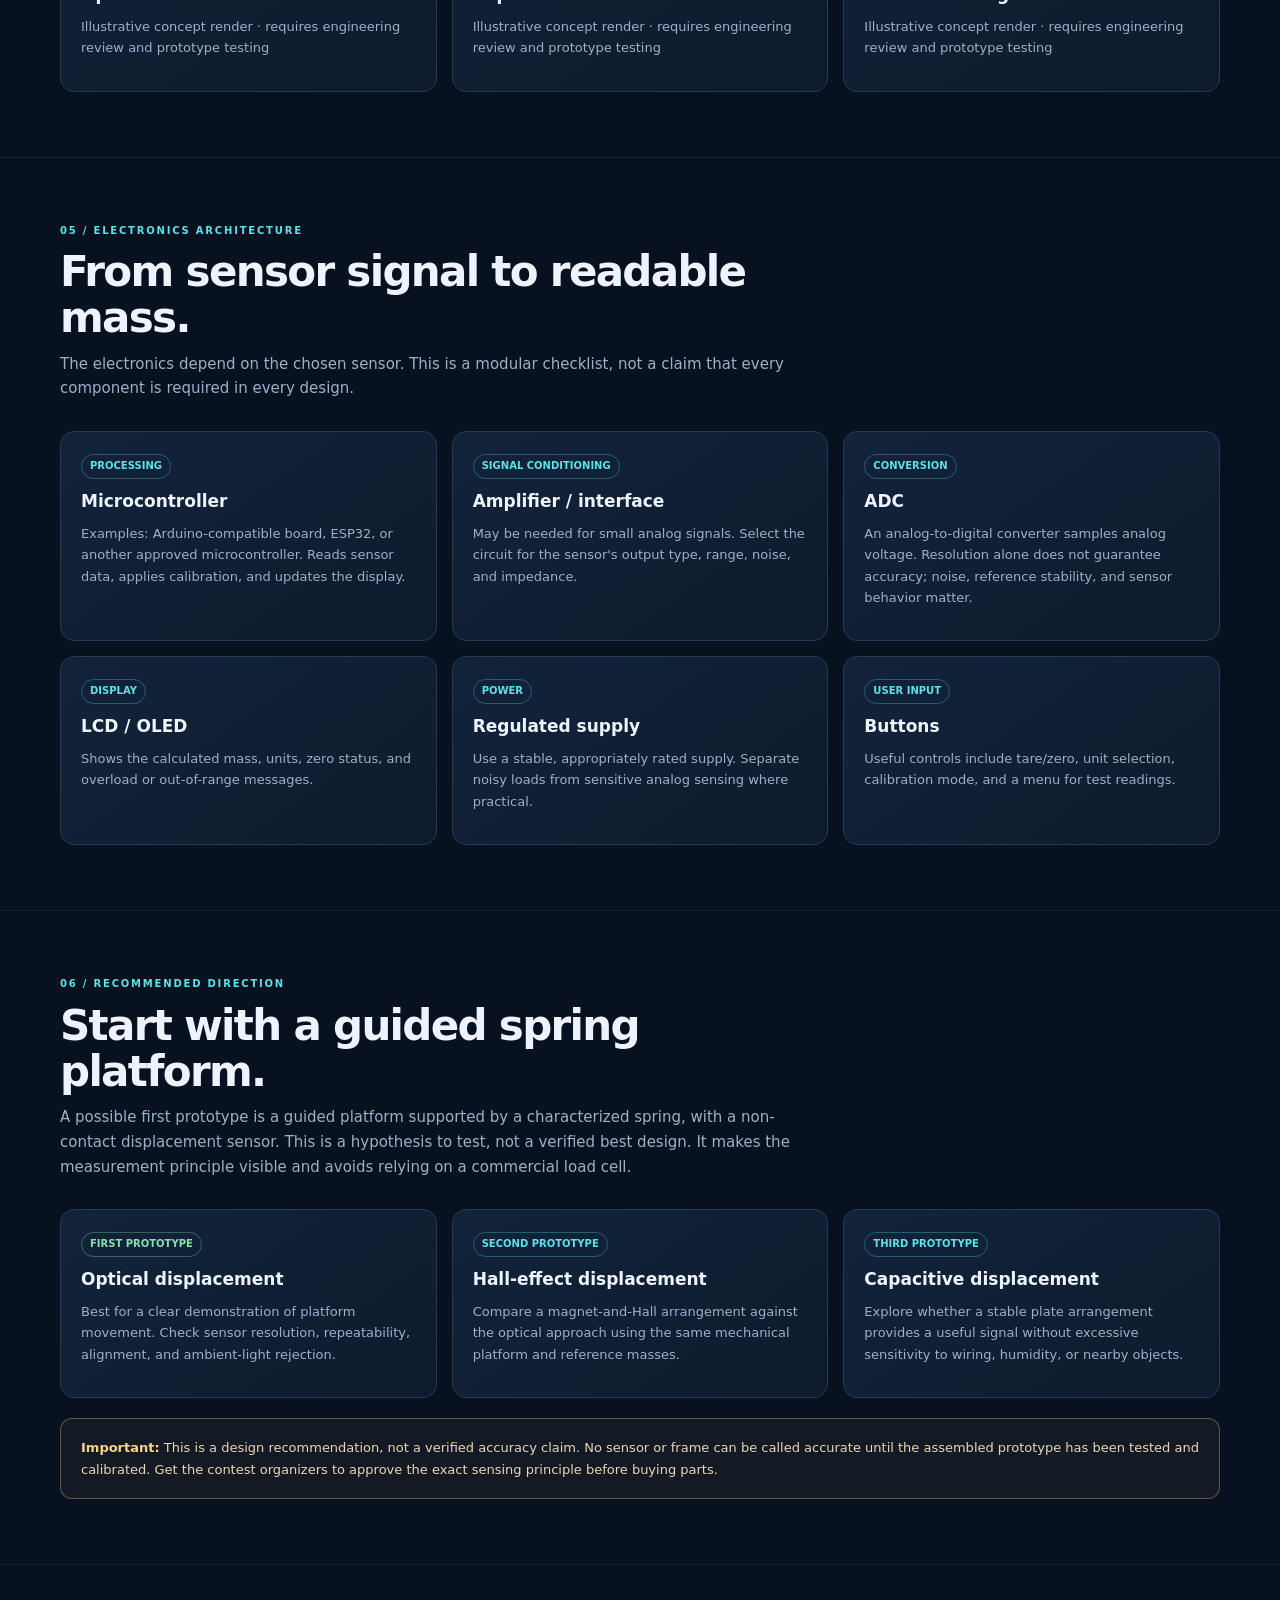
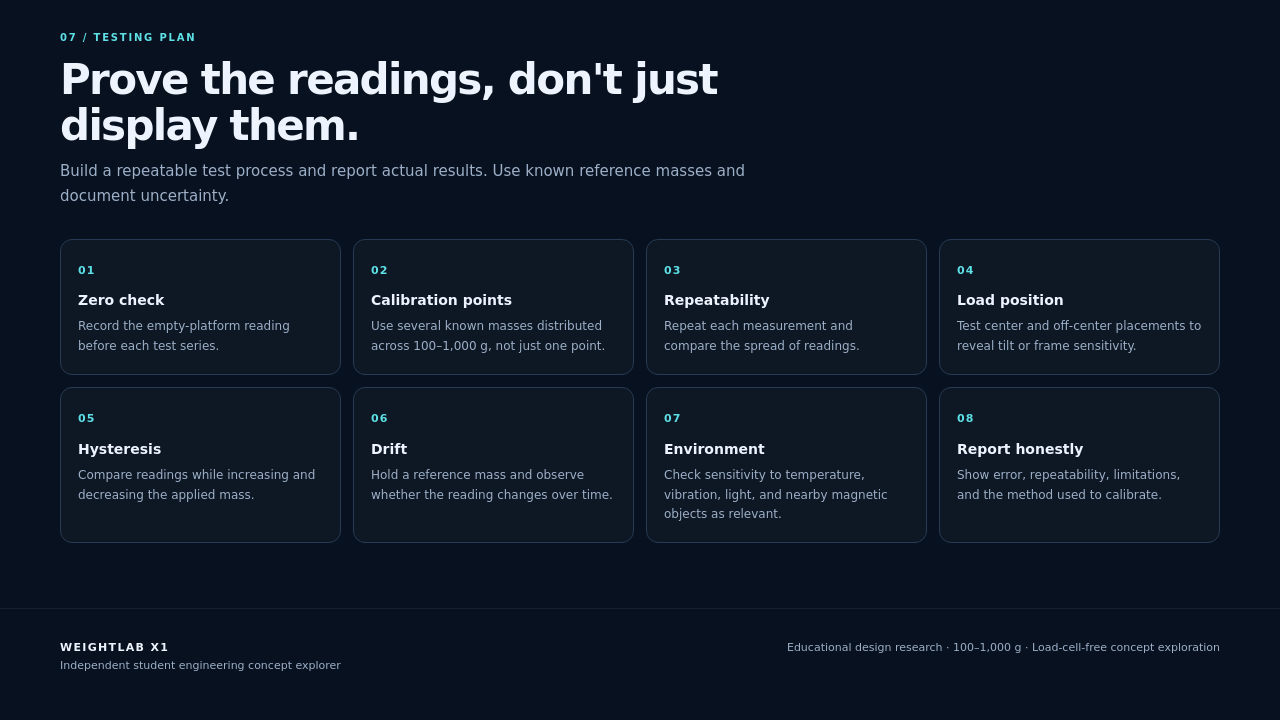
<file: index 2.html>
<!DOCTYPE html>
<html lang="en">
<head>
<meta charset="UTF-8">
<meta name="viewport" content="width=device-width, initial-scale=1.0">
<meta name="description" content="WEIGHTLAB X1: research and design explorer for a 100–1000 gram weighing scale using sensor technologies other than load cells.">
<title>WEIGHTLAB X1 | Engineering Design Lab</title>
<style>
:root{--bg:#08111f;--panel:#101e31;--panel2:#14263d;--line:#263b55;--text:#edf4ff;--muted:#9db0c8;--cyan:#5de1e6;--blue:#7aa7ff;--green:#8be0b0;--amber:#ffd18a;--red:#ff9b9b;--shadow:0 18px 55px #0005}
*{box-sizing:border-box}html{scroll-behavior:smooth}body{margin:0;background:radial-gradient(ellipse at 80% -10%,#1c4262 0,transparent 34%),var(--bg);color:var(--text);font:15px/1.65 Inter,ui-sans-serif,system-ui,-apple-system,Segoe UI,Roboto,Arial,sans-serif}
a{color:inherit;text-decoration:none}.wrap{width:min(1160px,calc(100% - 40px));margin:auto}
header{position:sticky;top:0;z-index:20;background:#08111fe8;backdrop-filter:blur(16px);border-bottom:1px solid #ffffff12}
.nav{height:72px;display:flex;align-items:center;justify-content:space-between;gap:20px}.brand{display:flex;align-items:center;gap:11px;font-weight:800;letter-spacing:.13em}.logo{width:35px;height:35px;border:1px solid #5de1e680;border-radius:10px;display:grid;place-items:center;color:var(--cyan);font-size:19px;background:#5de1e611}
nav{display:flex;gap:22px;align-items:center;color:var(--muted);font-size:13px}nav a:hover{color:var(--cyan)}.navbtn{padding:9px 14px;border:1px solid #5de1e666;border-radius:8px;color:var(--cyan)}
.hero{padding:88px 0 64px;display:grid;grid-template-columns:1.15fr .85fr;gap:55px;align-items:center}.eyebrow{color:var(--cyan);font-size:11px;letter-spacing:.2em;font-weight:800;text-transform:uppercase}.hero h1{font-size:clamp(42px,6vw,72px);line-height:1.02;letter-spacing:-.055em;margin:17px 0 22px}.hero h1 span{color:var(--cyan)}.lead{font-size:18px;color:#b6c6d9;max-width:650px}.actions{display:flex;gap:12px;flex-wrap:wrap;margin-top:30px}.btn{display:inline-flex;padding:12px 18px;border-radius:9px;font-weight:750;font-size:13px;background:var(--cyan);color:#07131d}.btn.secondary{background:transparent;color:var(--text);border:1px solid var(--line)}
.instrument{background:linear-gradient(145deg,#142a43,#0d1929);border:1px solid #5de1e633;border-radius:20px;padding:24px;box-shadow:var(--shadow);position:relative;overflow:hidden}.instrument:after{content:"";position:absolute;width:230px;height:230px;border:1px solid #5de1e622;border-radius:50%;right:-80px;top:-90px;box-shadow:0 0 0 24px #5de1e609,0 0 0 50px #5de1e606}.screen{background:#06101b;border:1px solid #35516d;border-radius:12px;padding:20px;position:relative;z-index:1}.screen-top{display:flex;justify-content:space-between;color:var(--muted);font-size:10px;letter-spacing:.14em}.readout{font:500 clamp(40px,5vw,58px)/1.2 ui-monospace,monospace;color:var(--green);margin:24px 0 3px;letter-spacing:-.06em}.unit{color:var(--muted);font-size:12px}.meter{height:5px;border-radius:5px;background:#1c3047;margin:23px 0 12px;overflow:hidden}.meter span{display:block;width:64%;height:100%;background:linear-gradient(90deg,var(--cyan),var(--green))}.specs{display:grid;grid-template-columns:repeat(3,1fr);gap:10px;margin-top:15px}.spec{background:#ffffff08;border:1px solid #ffffff10;padding:12px;border-radius:10px}.spec b{display:block;font-size:17px}.spec small{color:var(--muted);font-size:10px}
section{padding:65px 0;border-top:1px solid #ffffff10}.section-head{max-width:730px;margin-bottom:30px}.section-head h2{font-size:clamp(28px,4vw,42px);letter-spacing:-.04em;line-height:1.1;margin:10px 0}.section-head p{color:var(--muted);margin:0}.kicker{font-size:10px;letter-spacing:.18em;text-transform:uppercase;color:var(--cyan);font-weight:800}
.grid{display:grid;grid-template-columns:repeat(3,1fr);gap:15px}.card{background:linear-gradient(145deg,#12233a,#0e1b2d);border:1px solid var(--line);border-radius:14px;padding:20px;transition:.2s}.card:hover{transform:translateY(-3px);border-color:#5de1e677}.card h3{margin:8px 0;font-size:17px}.card p{color:var(--muted);font-size:13px;margin:0 0 12px}.tag{display:inline-block;border:1px solid #5de1e64d;color:var(--cyan);padding:3px 8px;border-radius:30px;font-size:10px;font-weight:750}.tag.good{color:var(--green);border-color:#8be0b055}.tag.warn{color:var(--amber);border-color:#ffd18a55}.tag.bad{color:var(--red);border-color:#ff9b9b55}
.card ul{padding-left:17px;color:#bdcadd;font-size:12px;margin:10px 0 0}.card li{margin:4px 0}
.callout{padding:18px 20px;border:1px solid #ffd18a55;background:#ffd18a0c;border-radius:12px;color:#e9d6b8;font-size:13px;margin-top:20px}.callout strong{color:var(--amber)}
.table-wrap{overflow-x:auto;border:1px solid var(--line);border-radius:13px;background:#0e1b2d}table{width:100%;border-collapse:collapse;min-width:740px;font-size:12px}th,td{text-align:left;padding:14px;border-bottom:1px solid #ffffff12;vertical-align:top}th{color:var(--cyan);font-size:10px;text-transform:uppercase;letter-spacing:.1em;background:#ffffff06}td{color:#c4d1e1}td strong{color:var(--text)}tr:last-child td{border-bottom:0}
.filters{display:flex;gap:8px;flex-wrap:wrap;margin:0 0 18px}.filter{background:transparent;color:var(--muted);border:1px solid var(--line);padding:8px 12px;border-radius:30px;cursor:pointer;font:inherit;font-size:11px}.filter.active,.filter:hover{color:var(--cyan);border-color:var(--cyan)}
.design{display:grid;grid-template-columns:70px 1fr auto;gap:15px;align-items:start}.num{width:44px;height:44px;display:grid;place-items:center;border:1px solid #5de1e655;border-radius:12px;color:var(--cyan);font-weight:800}.design h3{margin:0 0 5px}.design p{margin:0;color:var(--muted);font-size:13px}.design+.design{margin-top:12px}
.steps{counter-reset:step;display:grid;grid-template-columns:repeat(4,1fr);gap:12px}.step{background:#ffffff06;border:1px solid var(--line);border-radius:12px;padding:17px}.step:before{counter-increment:step;content:"0" counter(step);color:var(--cyan);font-size:11px;font-weight:800;letter-spacing:.1em}.step h3{font-size:14px;margin:8px 0 5px}.step p{font-size:12px;color:var(--muted);margin:0}
footer{padding:30px 0 45px;color:var(--muted);font-size:11px;border-top:1px solid #ffffff10}.foot{display:flex;justify-content:space-between;gap:20px;flex-wrap:wrap}
.search{width:100%;background:#0b1828;border:1px solid var(--line);border-radius:9px;padding:12px 14px;color:var(--text);font:inherit;margin-bottom:16px}.search:focus{outline:1px solid var(--cyan)}
@media(max-width:850px){.hero{grid-template-columns:1fr;gap:30px;padding-top:60px}.grid{grid-template-columns:repeat(2,1fr)}.steps{grid-template-columns:repeat(2,1fr)}nav{gap:12px}nav a:not(.navbtn){display:none}}
@media(max-width:560px){.wrap{width:min(100% - 28px,1160px)}.grid{grid-template-columns:1fr}.steps{grid-template-columns:1fr 1fr}.specs{grid-template-columns:1fr 1fr 1fr}.hero{padding:50px 0}.design{grid-template-columns:45px 1fr}.design .tag{grid-column:2}.nav{height:62px}}
</style>
</head>
<body>
<header><div class="wrap nav">
<a class="brand" href="#top"><span class="logo">W</span><span>WEIGHTLAB <span style="color:var(--cyan)">X1</span></span></a>
<nav><a href="#sensors">Sensors</a><a href="#frames">Frames</a><a href="#concepts">Concepts</a><a href="#visual-gallery">Visuals</a><a href="#electronics">Electronics</a><a class="navbtn" href="#recommendation">Design direction</a></nav>
</div></header>
<main id="top">
<div class="wrap hero">
<div><div class="eyebrow">Independent engineering project · 2026</div>
<h1>Rethinking the<br><span>weighing scale.</span></h1>
<p class="lead">A research and design explorer for a compact scale intended to measure objects from <strong>100 g to 1,000 g</strong>, using sensing methods other than load cells.</p>
<div class="actions"><a class="btn" href="#concepts">Explore concepts ↓</a><a class="btn secondary" href="#sensors">Browse sensor library</a></div>
</div>
<div class="instrument"><div class="screen">
<div class="screen-top"><span>WEIGHTLAB / PROTOTYPE DISPLAY</span><span>RESEARCH MODE</span></div>
<div class="readout">---.---<span style="font-size:19px"> g</span></div><div class="unit">Illustrative display only · no live sensor connected</div>
<div class="meter"><span></span></div><div class="screen-top"><span>DESIGN RANGE</span><span>100–1000 g</span></div>
</div><div class="specs"><div class="spec"><b>0.1–1 kg</b><small>Target range</small></div><div class="spec"><b>10×</b><small>Range ratio</small></div><div class="spec"><b>0</b><small>Load cells used</small></div></div></div>
</div>

<section id="mission"><div class="wrap"><div class="section-head"><div class="kicker">01 / Project brief</div><h2>One goal. Several engineering paths.</h2><p>The challenge is to convert the small movement or force created by an object's weight into a stable electrical signal, then calculate and display the mass. The sensing element and mechanical structure must work together.</p></div>
<div class="grid">
<div class="card"><span class="tag">MEASUREMENT</span><h3>Target range</h3><p>Designed around objects between 100 grams and 1,000 grams. The final prototype must be calibrated across this range.</p></div>
<div class="card"><span class="tag">CONSTRAINT</span><h3>No load cells</h3><p>The design exploration excludes commercial load cells. Confirm whether the contest also excludes strain gauges or force-sensing assemblies that function as load cells.</p></div>
<div class="card"><span class="tag">SUCCESS CRITERIA</span><h3>Repeatable readings</h3><p>Good repeatability, low drift, stable zero, safe construction, and documented calibration matter as much as the display resolution.</p></div>
</div></div></section>

<section id="sensors"><div class="wrap"><div class="section-head"><div class="kicker">02 / Sensor library</div><h2>Explore the sensing technologies.</h2><p>These are candidate technologies, not a claim that every one is suitable for accurate static weighing. Filter the library and compare their roles.</p></div>
<input class="search" id="sensorSearch" placeholder="Search sensors, e.g. optical, pressure, capacitive..." aria-label="Search sensors">
<div class="filters" id="sensorFilters"><button class="filter active" data-filter="all">All sensors</button><button class="filter" data-filter="promising">Promising candidates</button><button class="filter" data-filter="limited">Limited suitability</button><button class="filter" data-filter="complex">More complex</button></div>
<div class="grid" id="sensorGrid">
<article class="card sensor" data-kind="promising"><span class="tag good">PROMISING</span><h3>Capacitive displacement sensor</h3><p>Measures a change in capacitance as a moving plate approaches a fixed plate. A spring mechanism can translate weight into a small displacement.</p><ul><li>Can detect very small movements</li><li>Needs stable geometry and shielding</li><li>Humidity, dust, and parasitic capacitance can affect readings</li></ul></article>
<article class="card sensor" data-kind="promising"><span class="tag good">PROMISING</span><h3>Optical displacement sensor</h3><p>Uses reflected light, a light gate, or an optical encoder to measure platform or spring movement.</p><ul><li>No physical electrical contact at the sensing point</li><li>Can pair with a spring or lever</li><li>Alignment and ambient light need control</li></ul></article>
<article class="card sensor" data-kind="promising"><span class="tag good">PROMISING</span><h3>Hall-effect sensor + magnet</h3><p>Reads magnetic-field changes as a magnet moves with a spring-supported platform.</p><ul><li>Compact and inexpensive options exist</li><li>Requires careful calibration and magnet alignment</li><li>Nearby magnets and temperature can affect results</li></ul></article>
<article class="card sensor" data-kind="promising"><span class="tag good">PROMISING</span><h3>Linear potentiometer</h3><p>Converts linear movement into a changing resistance or voltage in a spring-and-slider mechanism.</p><ul><li>Simple signal conditioning</li><li>Easy to demonstrate and understand</li><li>Wiper friction, wear, and resolution may limit precision</li></ul></article>
<article class="card sensor" data-kind="limited"><span class="tag warn">LIMITED</span><h3>Force-sensitive resistor (FSR)</h3><p>Resistance changes when pressure is applied. Useful for detecting touch or approximate force, but not usually ideal for precision weighing.</p><ul><li>Thin and easy to integrate</li><li>Nonlinear response and hysteresis</li><li>Drift and unit-to-unit variation can be significant</li></ul></article>
<article class="card sensor" data-kind="limited"><span class="tag warn">LIMITED</span><h3>Piezoelectric sensor</h3><p>Produces charge when its material is mechanically stressed. Strong for dynamic force or impact detection.</p><ul><li>Useful for detecting taps or changing loads</li><li>Charge can decay under a constant load</li><li>Generally unsuitable as the only sensor for stable static mass readings</li></ul></article>
<article class="card sensor" data-kind="limited"><span class="tag warn">LIMITED</span><h3>Ultrasonic distance sensor</h3><p>Measures distance using sound pulses. It could observe platform movement, but typical modules may lack the resolution and stability needed for small deflections.</p><ul><li>Simple non-contact demonstration</li><li>Beam spread and temperature affect readings</li><li>Often too coarse for precision weighing</li></ul></article>
<article class="card sensor" data-kind="complex"><span class="tag">COMPLEX</span><h3>Inductive displacement sensor</h3><p>Detects the position of a conductive target through electromagnetic effects. Can measure movement without contact.</p><ul><li>Robust sensing approach</li><li>Requires suitable circuitry and calibration</li><li>Metal target geometry affects response</li></ul></article>
<article class="card sensor" data-kind="complex"><span class="tag">COMPLEX</span><h3>Pressure transducer</h3><p>Measures pressure in a sealed fluid or air chamber. A mechanical platform could transfer force to the chamber.</p><ul><li>Can measure sustained pressure</li><li>Leaks, temperature, and seal friction matter</li><li>More difficult mechanical construction</li></ul></article>
<article class="card sensor" data-kind="complex"><span class="tag">COMPLEX</span><h3>MEMS accelerometer</h3><p>Measures acceleration, not mass directly. In a carefully controlled setup it may detect tilt or vibration, but it is not a straightforward static weighing sensor.</p><ul><li>Useful for tilt and motion compensation</li><li>Cannot directly determine static weight on its own</li><li>Best treated as an auxiliary sensor</li></ul></article>
<article class="card sensor" data-kind="complex"><span class="tag">COMPLEX</span><h3>Optical encoder</h3><p>Counts rotation or position changes in a lever or geared mechanism that moves with the platform.</p><ul><li>Good for measuring repeatable motion</li><li>Requires a mechanical displacement stage</li><li>Backlash and quantization affect accuracy</li></ul></article>
<article class="card sensor" data-kind="limited"><span class="tag warn">LIMITED</span><h3>Flex / bend sensor</h3><p>Resistance changes as the strip bends. It could sense frame deflection, but response consistency and calibration may be challenging.</p><ul><li>Simple flexible form factor</li><li>Nonlinear and affected by fatigue</li><li>Not a first choice for precision weighing</li></ul></article>
</div>
<div class="callout"><strong>Competition-rule checkpoint:</strong> A strain gauge bonded to a flexure can be the sensing element inside a load-cell-style force transducer. Because the rules ban load cells, do not assume a strain-gauge design is allowed. Ask the organizers for a written ruling before using strain gauges or any force-transducer assembly.</div>
</div></section>

<section id="frames"><div class="wrap"><div class="section-head"><div class="kicker">03 / Mechanical frame library</div><h2>The frame is part of the measurement.</h2><p>A sensor cannot rescue a frame that binds, twists, rubs, or moves unpredictably. These are structural concepts to evaluate, not finished construction drawings.</p></div>
<div class="grid">
<div class="card"><span class="tag good">GOOD STARTING POINT</span><h3>Four-post guided platform</h3><p>A top plate travels vertically on four guide posts, with springs supporting the platform.</p><ul><li>Helps reduce sideways movement</li><li>Needs low-friction, well-aligned guides</li><li>Uneven loading can cause binding</li></ul></div>
<div class="card"><span class="tag good">GOOD STARTING POINT</span><h3>Single central spring platform</h3><p>A platform is supported by a centered spring and guided to move vertically.</p><ul><li>Simple force-to-displacement concept</li><li>Compact mechanical layout</li><li>Needs anti-tilt guidance and spring characterization</li></ul></div>
<div class="card"><span class="tag">ALTERNATIVE</span><h3>Lever-arm frame</h3><p>A platform applies force to one end of a pivoted lever; the other end creates a measurable movement.</p><ul><li>Can amplify small movement</li><li>Pivot friction affects repeatability</li><li>Requires a stiff, stable base</li></ul></div>
<div class="card"><span class="tag">ALTERNATIVE</span><h3>Parallel-link platform</h3><p>Linked arms keep the platform approximately level as it moves vertically.</p><ul><li>Can control platform orientation</li><li>Joint play affects readings</li><li>More parts and alignment work</li></ul></div>
<div class="card"><span class="tag">ALTERNATIVE</span><h3>Flexure-guided platform</h3><p>Thin compliant members guide a small controlled movement without conventional sliding joints.</p><ul><li>No sliding-bearing friction</li><li>Requires careful material and geometry design</li><li>Fatigue and elastic limits must be considered</li></ul></div>
<div class="card"><span class="tag">ALTERNATIVE</span><h3>Suspended platform</h3><p>The weighing plate hangs from a stable support using springs or elastic elements.</p><ul><li>Clear visual demonstration of displacement</li><li>Can swing or rotate if poorly guided</li><li>Needs damping and stable suspension points</li></ul></div>
<div class="card"><span class="tag">ALTERNATIVE</span><h3>Three-point support frame</h3><p>Three support points define a stable plane beneath a platform.</p><ul><li>Avoids rocking from four uneven feet</li><li>Load distribution still needs consideration</li><li>Sensor placement must represent total load</li></ul></div>
<div class="card"><span class="tag">ALTERNATIVE</span><h3>Crossbeam / cantilever frame</h3><p>A beam deflects slightly under a platform load; a non-contact displacement sensor reads the movement.</p><ul><li>Simple beam mechanics to model</li><li>Deflection depends on material and geometry</li><li>Do not add a prohibited load-cell assembly</li></ul></div>
<div class="card"><span class="tag">ALTERNATIVE</span><h3>Enclosed cartridge frame</h3><p>A removable internal module contains the spring, guides, and sensor, protected by an outer housing.</p><ul><li>Protects moving parts</li><li>Easy to service and redesign</li><li>Housing must not touch the moving platform</li></ul></div>
</div></div></section>

<section id="concepts"><div class="wrap"><div class="section-head"><div class="kicker">04 / Concept studio</div><h2>Different ways to build the scale.</h2><p>Use these concepts as starting points for prototypes. A fair comparison should use the same reference masses, test procedure, and environmental conditions.</p></div>
<div class="card design"><div class="num">01</div><div><h3>Spring + optical displacement</h3><p>Platform movement compresses a spring. An optical sensor measures the displacement, and calibration maps displacement to mass. Strong candidate for a clear, explainable prototype.</p></div><span class="tag good">TOP CANDIDATE</span></div>
<div class="card design"><div class="num">02</div><div><h3>Spring + Hall-effect sensor</h3><p>A magnet moves with the guided platform while a Hall sensor measures field change. Compact and visually interesting, but magnet alignment and temperature need testing.</p></div><span class="tag good">TOP CANDIDATE</span></div>
<div class="card design"><div class="num">03</div><div><h3>Spring + capacitive plates</h3><p>Platform displacement changes the gap between capacitor plates. Potentially sensitive, but electrical shielding and mechanical stability are important.</p></div><span class="tag good">TOP CANDIDATE</span></div>
<div class="card design"><div class="num">04</div><div><h3>Lever + optical encoder</h3><p>A lever converts platform force into angular movement. An encoder measures the angle or position, then a calibration curve estimates mass.</p></div><span class="tag">MECHANICAL</span></div>
<div class="card design"><div class="num">05</div><div><h3>Spring + linear potentiometer</h3><p>A guided slider follows platform movement and changes the potentiometer output. Easy to prototype, although friction and wear may limit repeatability.</p></div><span class="tag">LOW COMPLEXITY</span></div>
<div class="card design"><div class="num">06</div><div><h3>Fluid chamber + pressure sensor</h3><p>A platform transfers force to a sealed fluid or air chamber. A pressure transducer reads pressure. This is more mechanically demanding and needs leak and temperature tests.</p></div><span class="tag warn">HIGH COMPLEXITY</span></div>
</div></section>


<section id="visual-gallery"><div class="wrap">
<div class="section-head"><div class="kicker">04A / Visual concept gallery</div>
<h2>Nine visual directions.</h2>
<p>AI-generated concept illustrations to help communicate possible layouts. They are visual references, not engineering drawings, tested prototypes, or evidence of accuracy.</p></div>
<div class="grid concept-gallery">
<article class="card"><img src="compression-platform.jpg" alt="AI-generated illustration of Compression platform" style="width:100%;aspect-ratio:1.55;object-fit:cover;border-radius:9px;border:1px solid var(--line)"><h3>Compression platform</h3><p>Illustrative concept render · requires engineering review and prototype testing</p></article><article class="card"><img src="lever-mechanism.jpg" alt="AI-generated illustration of Lever mechanism" style="width:100%;aspect-ratio:1.55;object-fit:cover;border-radius:9px;border:1px solid var(--line)"><h3>Lever mechanism</h3><p>Illustrative concept render · requires engineering review and prototype testing</p></article><article class="card"><img src="spring-based-scale.jpg" alt="AI-generated illustration of Spring-based scale" style="width:100%;aspect-ratio:1.55;object-fit:cover;border-radius:9px;border:1px solid var(--line)"><h3>Spring-based scale</h3><p>Illustrative concept render · requires engineering review and prototype testing</p></article><article class="card"><img src="suspended-platform.jpg" alt="AI-generated illustration of Suspended platform" style="width:100%;aspect-ratio:1.55;object-fit:cover;border-radius:9px;border:1px solid var(--line)"><h3>Suspended platform</h3><p>Illustrative concept render · requires engineering review and prototype testing</p></article><article class="card"><img src="multi-sensor-fusion.jpg" alt="AI-generated illustration of Multi-sensor fusion" style="width:100%;aspect-ratio:1.55;object-fit:cover;border-radius:9px;border:1px solid var(--line)"><h3>Multi-sensor fusion</h3><p>Illustrative concept render · requires engineering review and prototype testing</p></article><article class="card"><img src="adjustable-frame.jpg" alt="AI-generated illustration of Adjustable frame" style="width:100%;aspect-ratio:1.55;object-fit:cover;border-radius:9px;border:1px solid var(--line)"><h3>Adjustable frame</h3><p>Illustrative concept render · requires engineering review and prototype testing</p></article><article class="card"><img src="optical-sensor-scale.jpg" alt="AI-generated illustration of Optical sensor scale" style="width:100%;aspect-ratio:1.55;object-fit:cover;border-radius:9px;border:1px solid var(--line)"><h3>Optical sensor scale</h3><p>Illustrative concept render · requires engineering review and prototype testing</p></article><article class="card"><img src="capacitive-sensor-scale.jpg" alt="AI-generated illustration of Capacitive sensor scale" style="width:100%;aspect-ratio:1.55;object-fit:cover;border-radius:9px;border:1px solid var(--line)"><h3>Capacitive sensor scale</h3><p>Illustrative concept render · requires engineering review and prototype testing</p></article><article class="card"><img src="ultrasonic-height-scale.jpg" alt="AI-generated illustration of Ultrasonic height scale" style="width:100%;aspect-ratio:1.55;object-fit:cover;border-radius:9px;border:1px solid var(--line)"><h3>Ultrasonic height scale</h3><p>Illustrative concept render · requires engineering review and prototype testing</p></article></div></div></section>
<section id="electronics"><div class="wrap"><div class="section-head"><div class="kicker">05 / Electronics architecture</div><h2>From sensor signal to readable mass.</h2><p>The electronics depend on the chosen sensor. This is a modular checklist, not a claim that every component is required in every design.</p></div>
<div class="grid">
<div class="card"><span class="tag">PROCESSING</span><h3>Microcontroller</h3><p>Examples: Arduino-compatible board, ESP32, or another approved microcontroller. Reads sensor data, applies calibration, and updates the display.</p></div>
<div class="card"><span class="tag">SIGNAL CONDITIONING</span><h3>Amplifier / interface</h3><p>May be needed for small analog signals. Select the circuit for the sensor's output type, range, noise, and impedance.</p></div>
<div class="card"><span class="tag">CONVERSION</span><h3>ADC</h3><p>An analog-to-digital converter samples analog voltage. Resolution alone does not guarantee accuracy; noise, reference stability, and sensor behavior matter.</p></div>
<div class="card"><span class="tag">DISPLAY</span><h3>LCD / OLED</h3><p>Shows the calculated mass, units, zero status, and overload or out-of-range messages.</p></div>
<div class="card"><span class="tag">POWER</span><h3>Regulated supply</h3><p>Use a stable, appropriately rated supply. Separate noisy loads from sensitive analog sensing where practical.</p></div>
<div class="card"><span class="tag">USER INPUT</span><h3>Buttons</h3><p>Useful controls include tare/zero, unit selection, calibration mode, and a menu for test readings.</p></div>
</div></div></section>

<section id="recommendation"><div class="wrap"><div class="section-head"><div class="kicker">06 / Recommended direction</div><h2>Start with a guided spring platform.</h2><p>A possible first prototype is a guided platform supported by a characterized spring, with a non-contact displacement sensor. This is a hypothesis to test, not a verified best design. It makes the measurement principle visible and avoids relying on a commercial load cell.</p></div>
<div class="grid">
<div class="card"><span class="tag good">FIRST PROTOTYPE</span><h3>Optical displacement</h3><p>Best for a clear demonstration of platform movement. Check sensor resolution, repeatability, alignment, and ambient-light rejection.</p></div>
<div class="card"><span class="tag">SECOND PROTOTYPE</span><h3>Hall-effect displacement</h3><p>Compare a magnet-and-Hall arrangement against the optical approach using the same mechanical platform and reference masses.</p></div>
<div class="card"><span class="tag">THIRD PROTOTYPE</span><h3>Capacitive displacement</h3><p>Explore whether a stable plate arrangement provides a useful signal without excessive sensitivity to wiring, humidity, or nearby objects.</p></div>
</div>
<div class="callout"><strong>Important:</strong> This is a design recommendation, not a verified accuracy claim. No sensor or frame can be called accurate until the assembled prototype has been tested and calibrated. Get the contest organizers to approve the exact sensing principle before buying parts.</div>
</div></section>

<section id="testing"><div class="wrap"><div class="section-head"><div class="kicker">07 / Testing plan</div><h2>Prove the readings, don't just display them.</h2><p>Build a repeatable test process and report actual results. Use known reference masses and document uncertainty.</p></div>
<div class="steps">
<div class="step"><h3>Zero check</h3><p>Record the empty-platform reading before each test series.</p></div>
<div class="step"><h3>Calibration points</h3><p>Use several known masses distributed across 100–1,000 g, not just one point.</p></div>
<div class="step"><h3>Repeatability</h3><p>Repeat each measurement and compare the spread of readings.</p></div>
<div class="step"><h3>Load position</h3><p>Test center and off-center placements to reveal tilt or frame sensitivity.</p></div>
<div class="step"><h3>Hysteresis</h3><p>Compare readings while increasing and decreasing the applied mass.</p></div>
<div class="step"><h3>Drift</h3><p>Hold a reference mass and observe whether the reading changes over time.</p></div>
<div class="step"><h3>Environment</h3><p>Check sensitivity to temperature, vibration, light, and nearby magnetic objects as relevant.</p></div>
<div class="step"><h3>Report honestly</h3><p>Show error, repeatability, limitations, and the method used to calibrate.</p></div>
</div></div></section>
</main>
<footer><div class="wrap foot"><div><strong style="color:var(--text);letter-spacing:.12em">WEIGHTLAB X1</strong><br>Independent student engineering concept explorer</div><div>Educational design research · 100–1,000 g · Load-cell-free concept exploration</div></div></footer>
<script>
const search=document.getElementById('sensorSearch');
const cards=[...document.querySelectorAll('.sensor')];
let filter='all';
function update(){const q=search.value.toLowerCase();cards.forEach(c=>{const okFilter=filter==='all'||c.dataset.kind===filter;const okText=c.innerText.toLowerCase().includes(q);c.style.display=okFilter&&okText?'':'none';});}
search.addEventListener('input',update);
document.querySelectorAll('.filter').forEach(b=>b.addEventListener('click',()=>{document.querySelectorAll('.filter').forEach(x=>x.classList.remove('active'));b.classList.add('active');filter=b.dataset.filter;update();}));
</script>
</body></html>
</file>
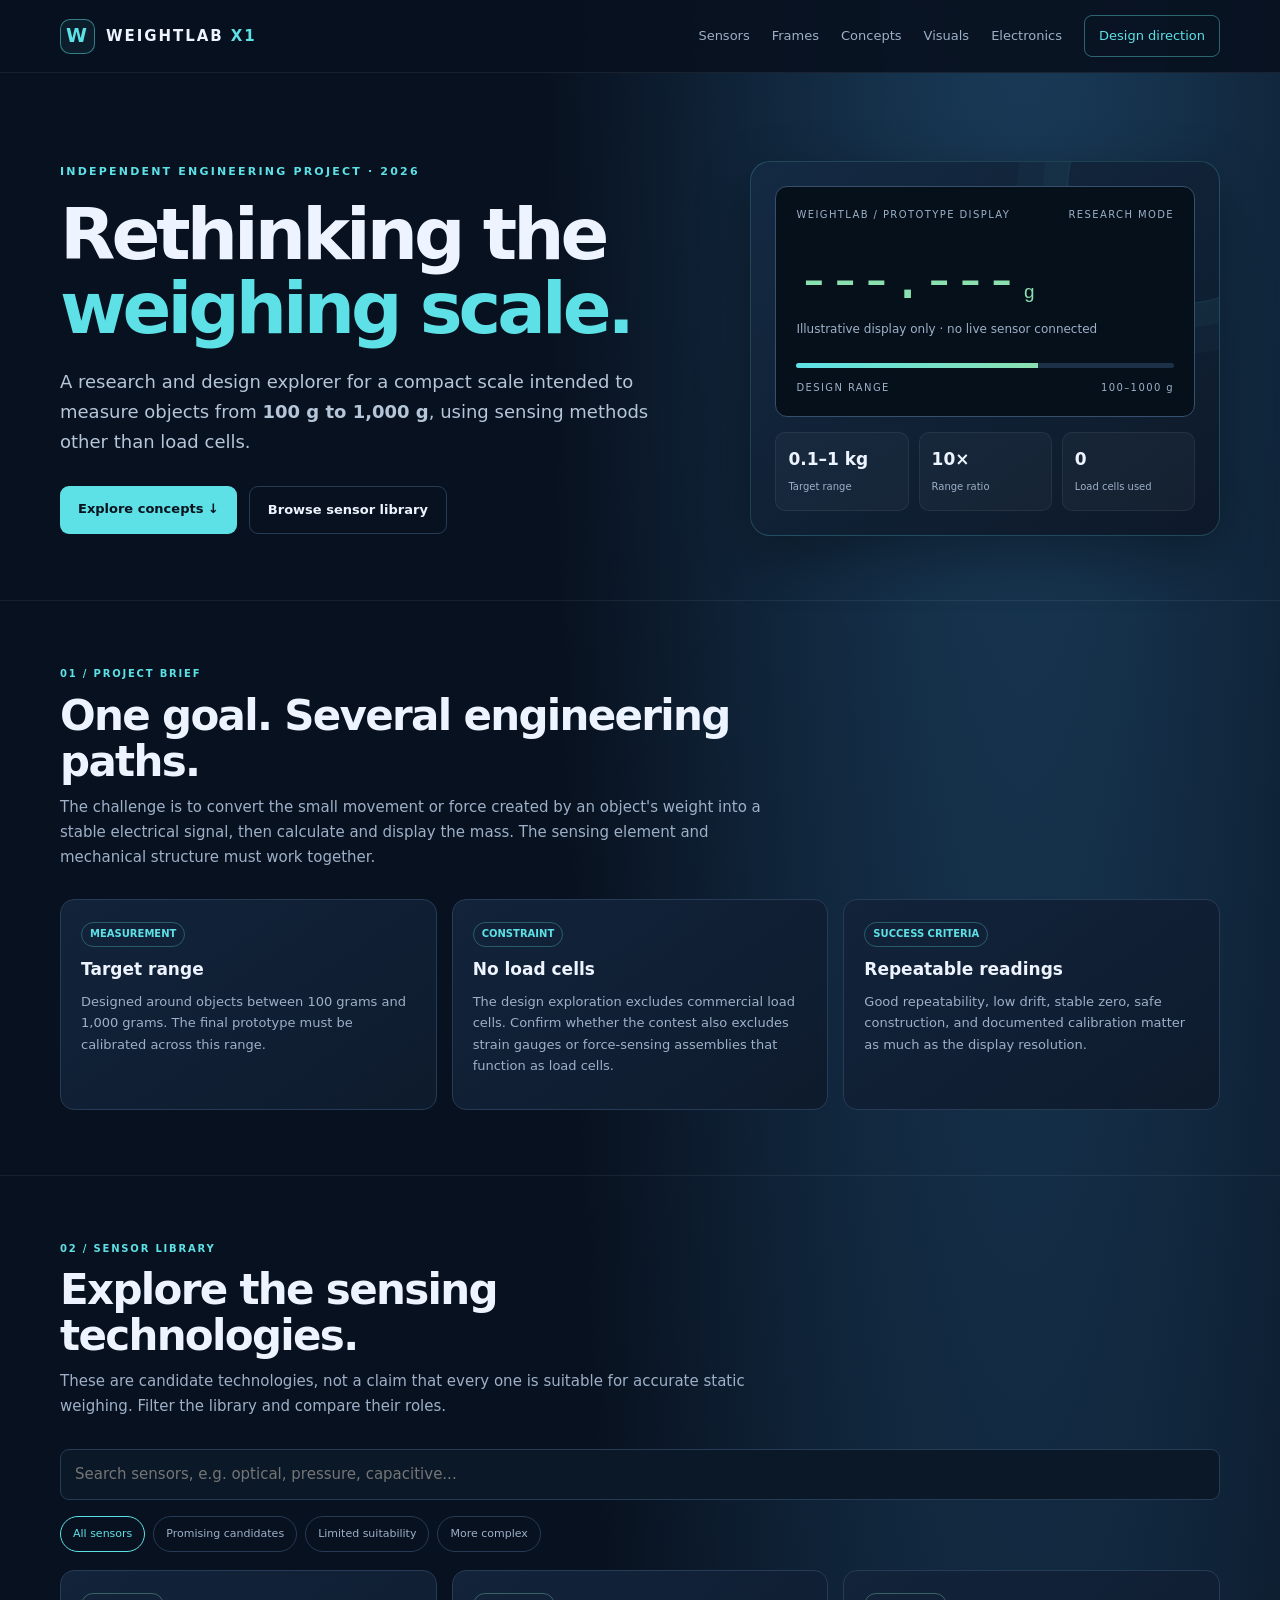
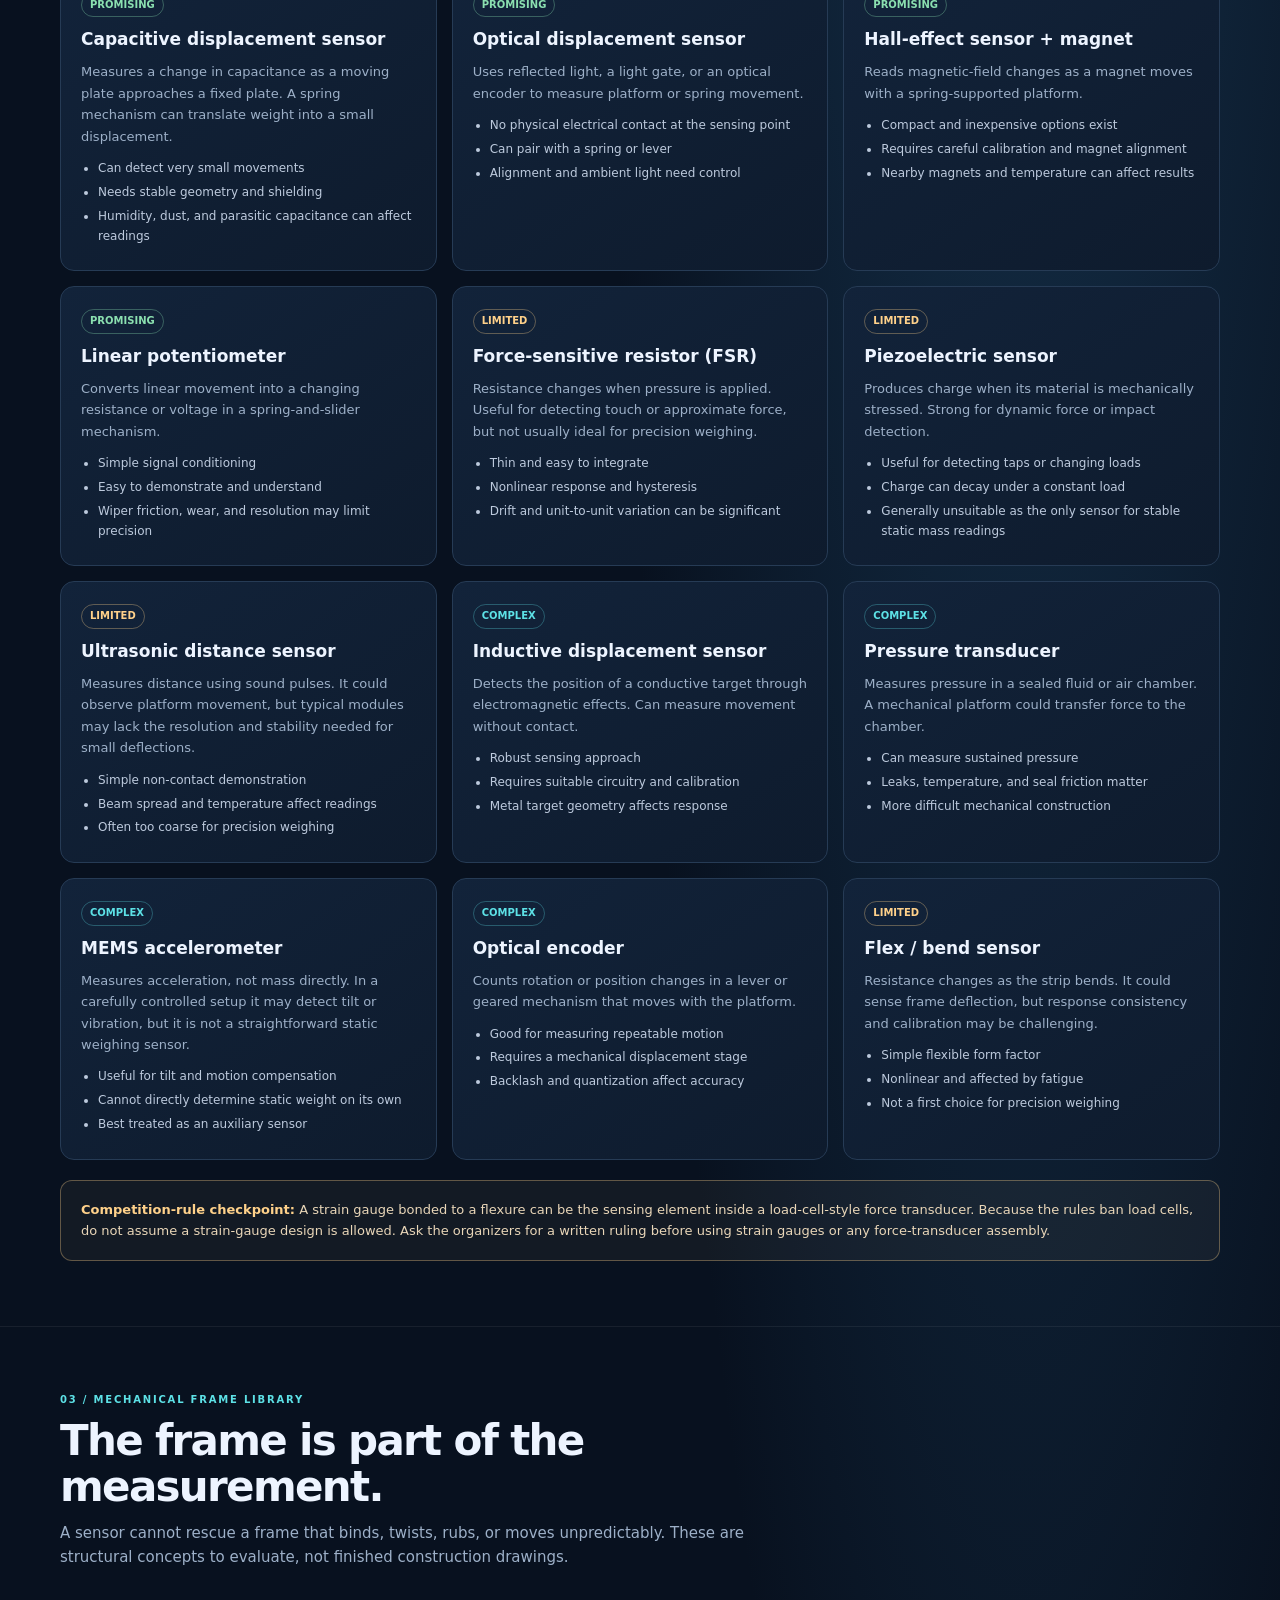
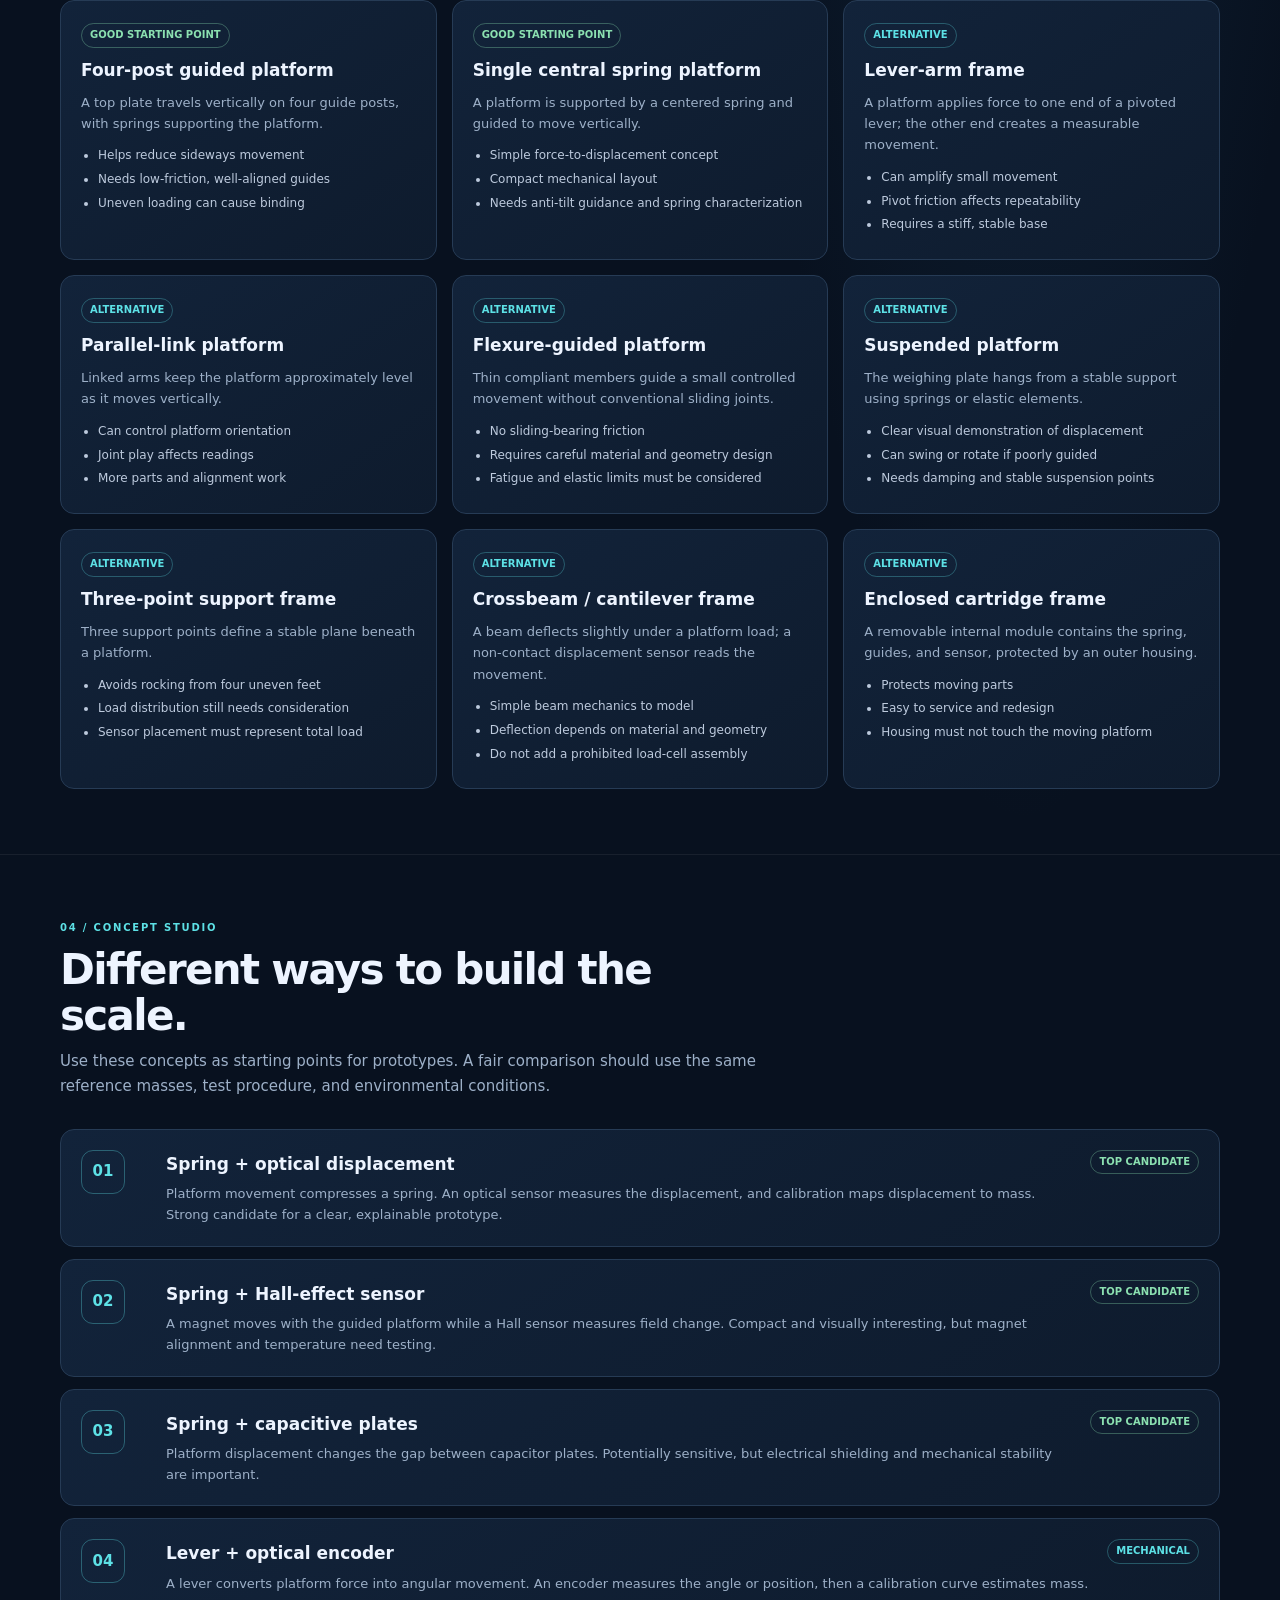
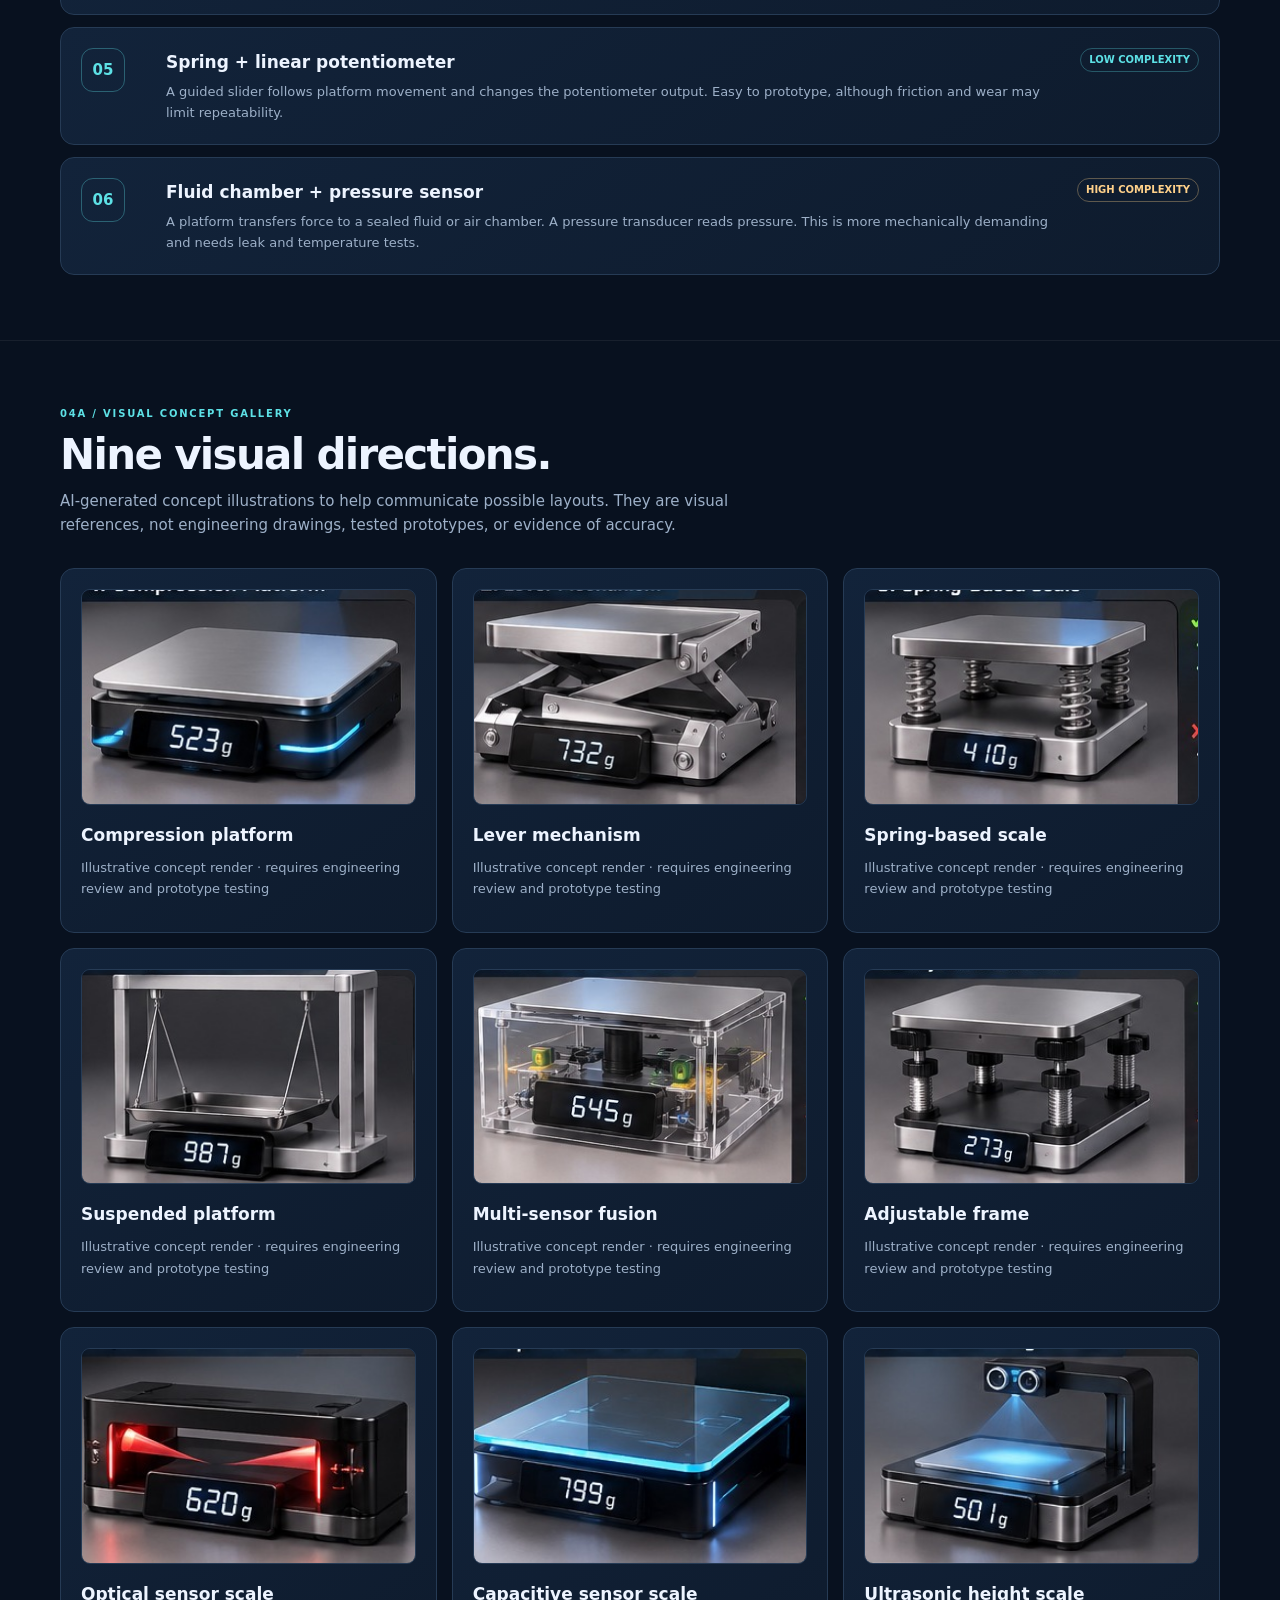
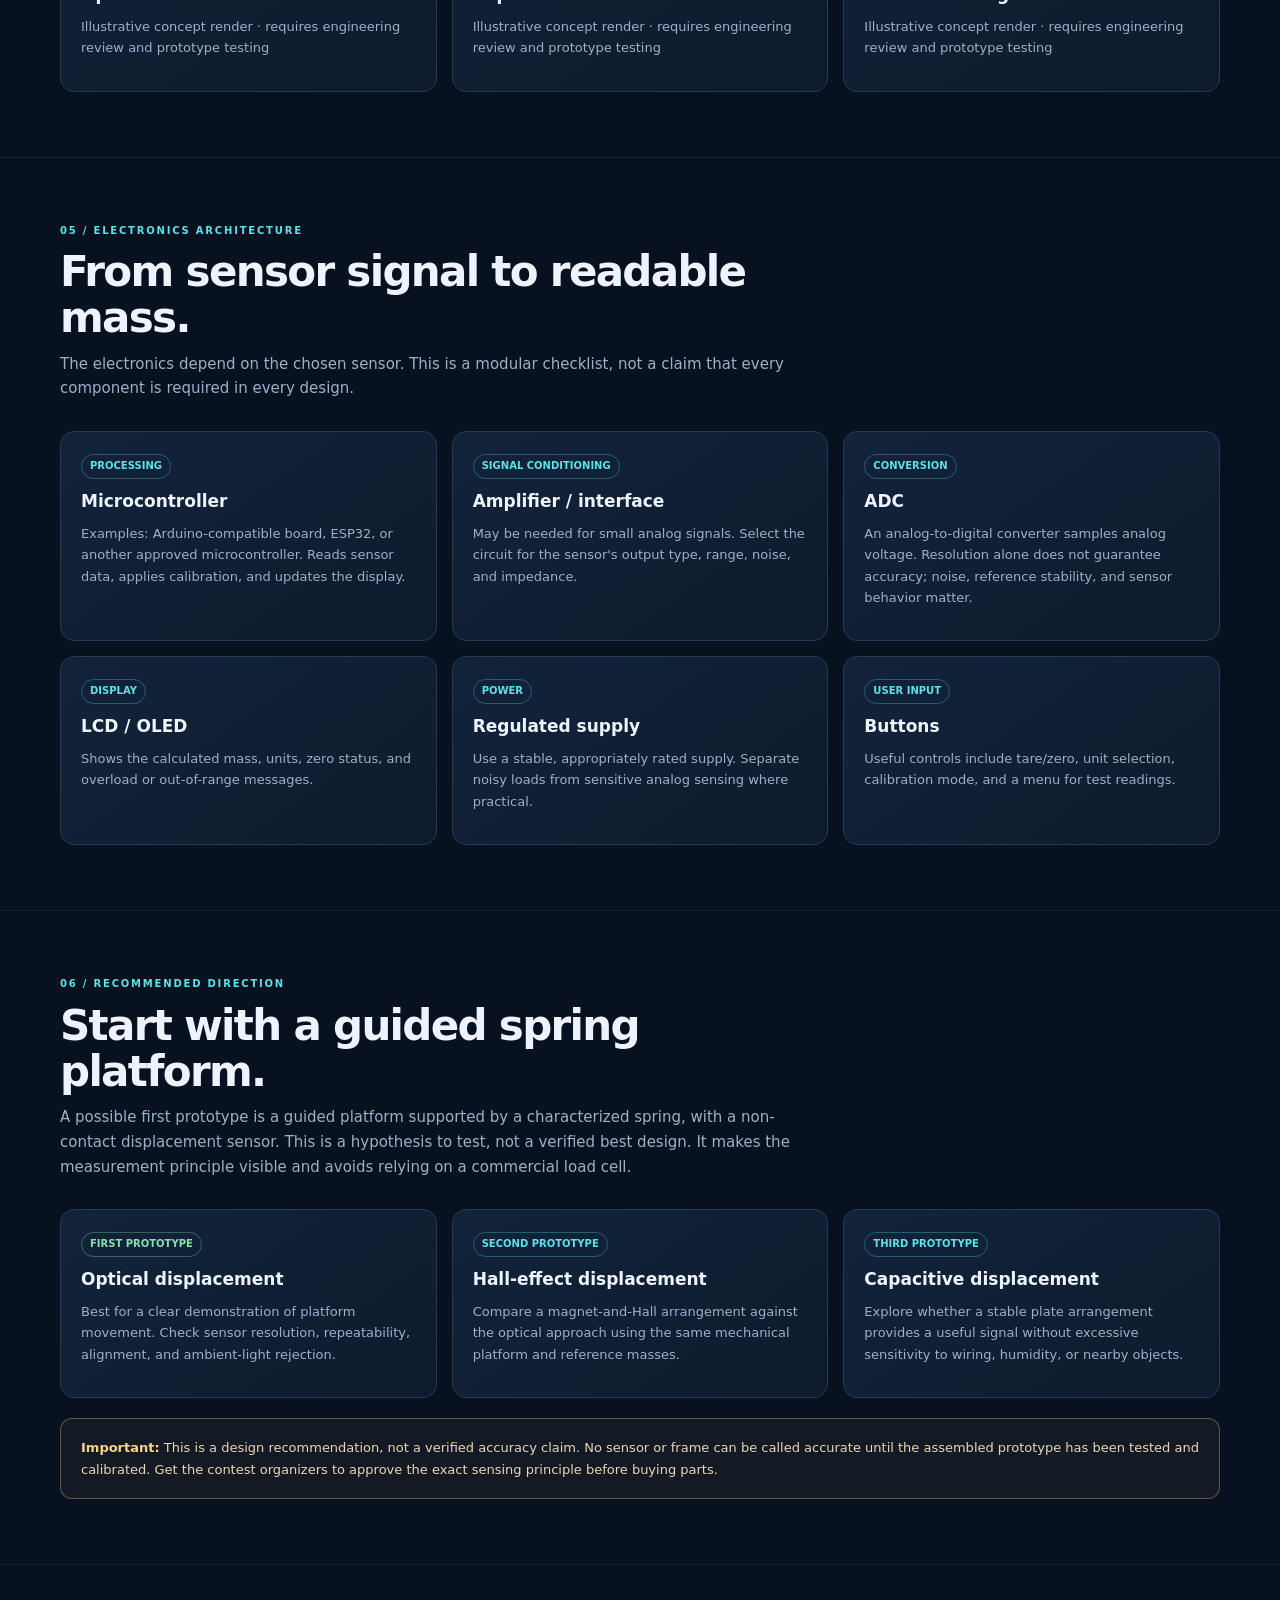
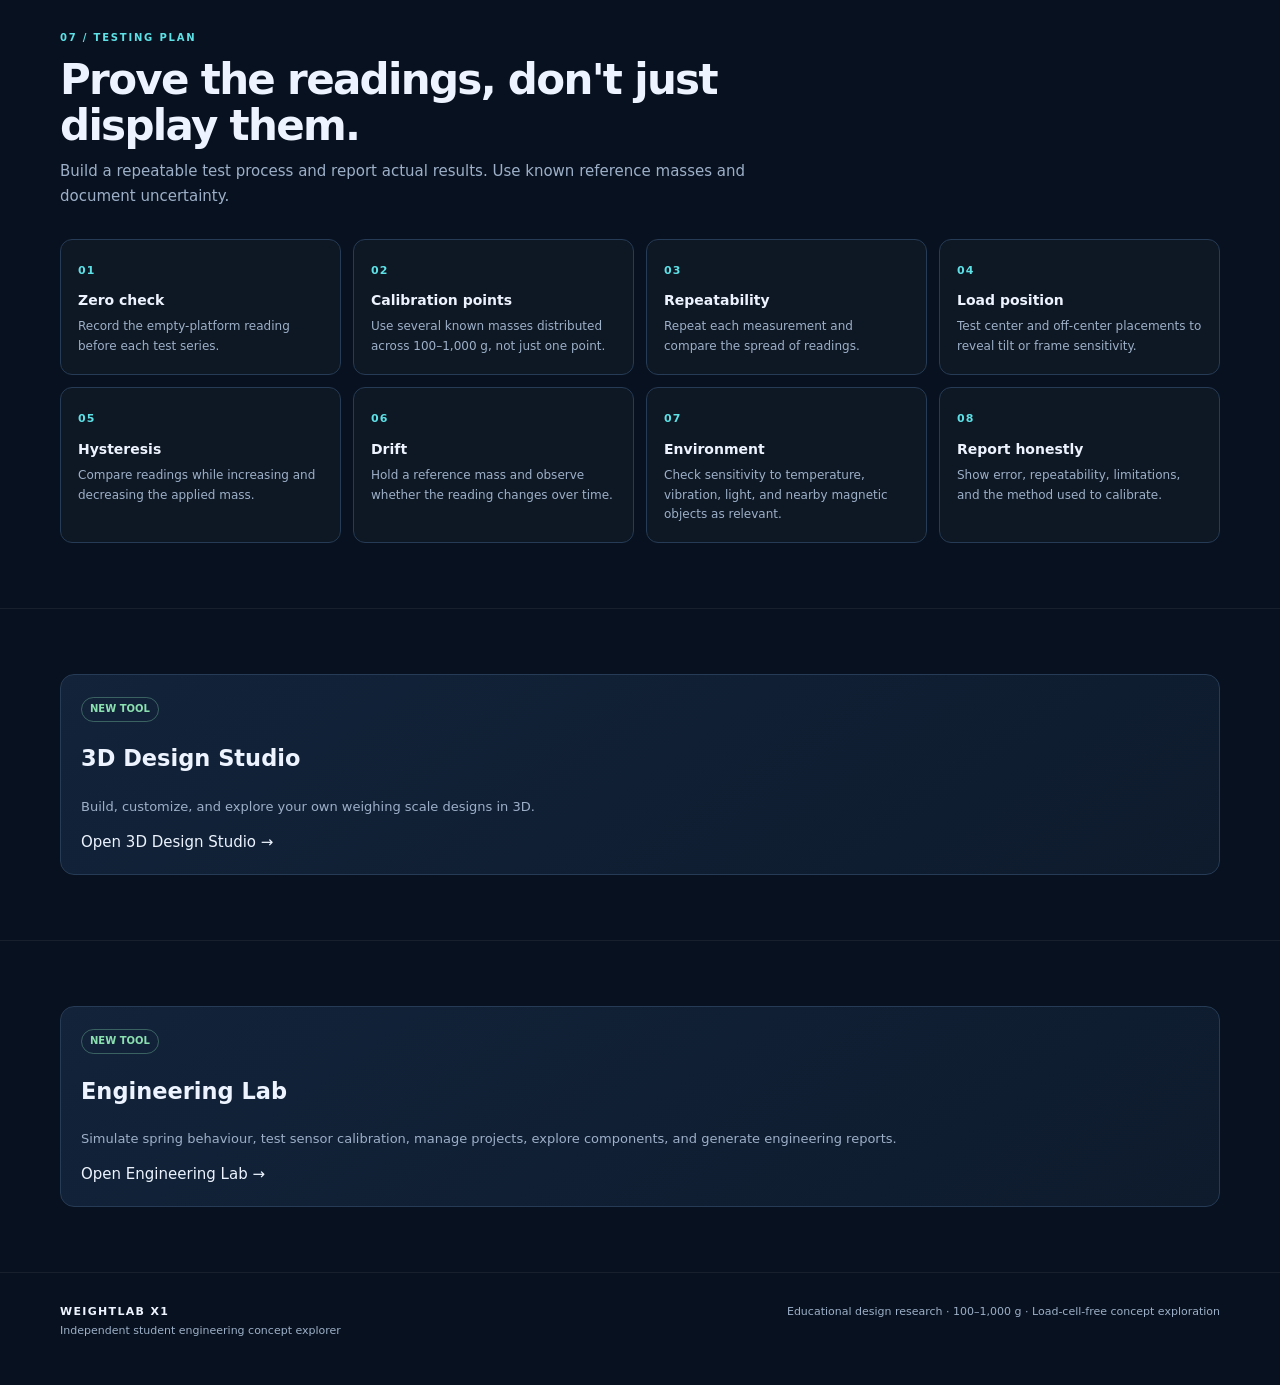
<file: original_index_backup.html>
<!DOCTYPE html>
<html lang="en">
<head>
<meta charset="UTF-8">
<meta name="viewport" content="width=device-width, initial-scale=1.0">
<meta name="description" content="WEIGHTLAB X1: research and design explorer for a 100–1000 gram weighing scale using sensor technologies other than load cells.">
<title>WEIGHTLAB X1 | Engineering Design Lab</title>
<style>
:root{--bg:#08111f;--panel:#101e31;--panel2:#14263d;--line:#263b55;--text:#edf4ff;--muted:#9db0c8;--cyan:#5de1e6;--blue:#7aa7ff;--green:#8be0b0;--amber:#ffd18a;--red:#ff9b9b;--shadow:0 18px 55px #0005}
*{box-sizing:border-box}html{scroll-behavior:smooth}body{margin:0;background:radial-gradient(ellipse at 80% -10%,#1c4262 0,transparent 34%),var(--bg);color:var(--text);font:15px/1.65 Inter,ui-sans-serif,system-ui,-apple-system,Segoe UI,Roboto,Arial,sans-serif}
a{color:inherit;text-decoration:none}.wrap{width:min(1160px,calc(100% - 40px));margin:auto}
header{position:sticky;top:0;z-index:20;background:#08111fe8;backdrop-filter:blur(16px);border-bottom:1px solid #ffffff12}
.nav{height:72px;display:flex;align-items:center;justify-content:space-between;gap:20px}.brand{display:flex;align-items:center;gap:11px;font-weight:800;letter-spacing:.13em}.logo{width:35px;height:35px;border:1px solid #5de1e680;border-radius:10px;display:grid;place-items:center;color:var(--cyan);font-size:19px;background:#5de1e611}
nav{display:flex;gap:22px;align-items:center;color:var(--muted);font-size:13px}nav a:hover{color:var(--cyan)}.navbtn{padding:9px 14px;border:1px solid #5de1e666;border-radius:8px;color:var(--cyan)}
.hero{padding:88px 0 64px;display:grid;grid-template-columns:1.15fr .85fr;gap:55px;align-items:center}.eyebrow{color:var(--cyan);font-size:11px;letter-spacing:.2em;font-weight:800;text-transform:uppercase}.hero h1{font-size:clamp(42px,6vw,72px);line-height:1.02;letter-spacing:-.055em;margin:17px 0 22px}.hero h1 span{color:var(--cyan)}.lead{font-size:18px;color:#b6c6d9;max-width:650px}.actions{display:flex;gap:12px;flex-wrap:wrap;margin-top:30px}.btn{display:inline-flex;padding:12px 18px;border-radius:9px;font-weight:750;font-size:13px;background:var(--cyan);color:#07131d}.btn.secondary{background:transparent;color:var(--text);border:1px solid var(--line)}
.instrument{background:linear-gradient(145deg,#142a43,#0d1929);border:1px solid #5de1e633;border-radius:20px;padding:24px;box-shadow:var(--shadow);position:relative;overflow:hidden}.instrument:after{content:"";position:absolute;width:230px;height:230px;border:1px solid #5de1e622;border-radius:50%;right:-80px;top:-90px;box-shadow:0 0 0 24px #5de1e609,0 0 0 50px #5de1e606}.screen{background:#06101b;border:1px solid #35516d;border-radius:12px;padding:20px;position:relative;z-index:1}.screen-top{display:flex;justify-content:space-between;color:var(--muted);font-size:10px;letter-spacing:.14em}.readout{font:500 clamp(40px,5vw,58px)/1.2 ui-monospace,monospace;color:var(--green);margin:24px 0 3px;letter-spacing:-.06em}.unit{color:var(--muted);font-size:12px}.meter{height:5px;border-radius:5px;background:#1c3047;margin:23px 0 12px;overflow:hidden}.meter span{display:block;width:64%;height:100%;background:linear-gradient(90deg,var(--cyan),var(--green))}.specs{display:grid;grid-template-columns:repeat(3,1fr);gap:10px;margin-top:15px}.spec{background:#ffffff08;border:1px solid #ffffff10;padding:12px;border-radius:10px}.spec b{display:block;font-size:17px}.spec small{color:var(--muted);font-size:10px}
section{padding:65px 0;border-top:1px solid #ffffff10}.section-head{max-width:730px;margin-bottom:30px}.section-head h2{font-size:clamp(28px,4vw,42px);letter-spacing:-.04em;line-height:1.1;margin:10px 0}.section-head p{color:var(--muted);margin:0}.kicker{font-size:10px;letter-spacing:.18em;text-transform:uppercase;color:var(--cyan);font-weight:800}
.grid{display:grid;grid-template-columns:repeat(3,1fr);gap:15px}.card{background:linear-gradient(145deg,#12233a,#0e1b2d);border:1px solid var(--line);border-radius:14px;padding:20px;transition:.2s}.card:hover{transform:translateY(-3px);border-color:#5de1e677}.card h3{margin:8px 0;font-size:17px}.card p{color:var(--muted);font-size:13px;margin:0 0 12px}.tag{display:inline-block;border:1px solid #5de1e64d;color:var(--cyan);padding:3px 8px;border-radius:30px;font-size:10px;font-weight:750}.tag.good{color:var(--green);border-color:#8be0b055}.tag.warn{color:var(--amber);border-color:#ffd18a55}.tag.bad{color:var(--red);border-color:#ff9b9b55}
.card ul{padding-left:17px;color:#bdcadd;font-size:12px;margin:10px 0 0}.card li{margin:4px 0}
.callout{padding:18px 20px;border:1px solid #ffd18a55;background:#ffd18a0c;border-radius:12px;color:#e9d6b8;font-size:13px;margin-top:20px}.callout strong{color:var(--amber)}
.table-wrap{overflow-x:auto;border:1px solid var(--line);border-radius:13px;background:#0e1b2d}table{width:100%;border-collapse:collapse;min-width:740px;font-size:12px}th,td{text-align:left;padding:14px;border-bottom:1px solid #ffffff12;vertical-align:top}th{color:var(--cyan);font-size:10px;text-transform:uppercase;letter-spacing:.1em;background:#ffffff06}td{color:#c4d1e1}td strong{color:var(--text)}tr:last-child td{border-bottom:0}
.filters{display:flex;gap:8px;flex-wrap:wrap;margin:0 0 18px}.filter{background:transparent;color:var(--muted);border:1px solid var(--line);padding:8px 12px;border-radius:30px;cursor:pointer;font:inherit;font-size:11px}.filter.active,.filter:hover{color:var(--cyan);border-color:var(--cyan)}
.design{display:grid;grid-template-columns:70px 1fr auto;gap:15px;align-items:start}.num{width:44px;height:44px;display:grid;place-items:center;border:1px solid #5de1e655;border-radius:12px;color:var(--cyan);font-weight:800}.design h3{margin:0 0 5px}.design p{margin:0;color:var(--muted);font-size:13px}.design+.design{margin-top:12px}
.steps{counter-reset:step;display:grid;grid-template-columns:repeat(4,1fr);gap:12px}.step{background:#ffffff06;border:1px solid var(--line);border-radius:12px;padding:17px}.step:before{counter-increment:step;content:"0" counter(step);color:var(--cyan);font-size:11px;font-weight:800;letter-spacing:.1em}.step h3{font-size:14px;margin:8px 0 5px}.step p{font-size:12px;color:var(--muted);margin:0}
footer{padding:30px 0 45px;color:var(--muted);font-size:11px;border-top:1px solid #ffffff10}.foot{display:flex;justify-content:space-between;gap:20px;flex-wrap:wrap}
.search{width:100%;background:#0b1828;border:1px solid var(--line);border-radius:9px;padding:12px 14px;color:var(--text);font:inherit;margin-bottom:16px}.search:focus{outline:1px solid var(--cyan)}
@media(max-width:850px){.hero{grid-template-columns:1fr;gap:30px;padding-top:60px}.grid{grid-template-columns:repeat(2,1fr)}.steps{grid-template-columns:repeat(2,1fr)}nav{gap:12px}nav a:not(.navbtn){display:none}}
@media(max-width:560px){.wrap{width:min(100% - 28px,1160px)}.grid{grid-template-columns:1fr}.steps{grid-template-columns:1fr 1fr}.specs{grid-template-columns:1fr 1fr 1fr}.hero{padding:50px 0}.design{grid-template-columns:45px 1fr}.design .tag{grid-column:2}.nav{height:62px}}
</style>
</head>
<body>
<header><div class="wrap nav">
<a class="brand" href="#top"><span class="logo">W</span><span>WEIGHTLAB <span style="color:var(--cyan)">X1</span></span></a>
<nav><a href="#sensors">Sensors</a><a href="#frames">Frames</a><a href="#concepts">Concepts</a><a href="#visual-gallery">Visuals</a><a href="#electronics">Electronics</a><a class="navbtn" href="#recommendation">Design direction</a></nav>
</div></header>
<main id="top">
<div class="wrap hero">
<div><div class="eyebrow">Independent engineering project · 2026</div>
<h1>Rethinking the<br><span>weighing scale.</span></h1>
<p class="lead">A research and design explorer for a compact scale intended to measure objects from <strong>100 g to 1,000 g</strong>, using sensing methods other than load cells.</p>
<div class="actions"><a class="btn" href="#concepts">Explore concepts ↓</a><a class="btn secondary" href="#sensors">Browse sensor library</a></div>
</div>
<div class="instrument"><div class="screen">
<div class="screen-top"><span>WEIGHTLAB / PROTOTYPE DISPLAY</span><span>RESEARCH MODE</span></div>
<div class="readout">---.---<span style="font-size:19px"> g</span></div><div class="unit">Illustrative display only · no live sensor connected</div>
<div class="meter"><span></span></div><div class="screen-top"><span>DESIGN RANGE</span><span>100–1000 g</span></div>
</div><div class="specs"><div class="spec"><b>0.1–1 kg</b><small>Target range</small></div><div class="spec"><b>10×</b><small>Range ratio</small></div><div class="spec"><b>0</b><small>Load cells used</small></div></div></div>
</div>

<section id="mission"><div class="wrap"><div class="section-head"><div class="kicker">01 / Project brief</div><h2>One goal. Several engineering paths.</h2><p>The challenge is to convert the small movement or force created by an object's weight into a stable electrical signal, then calculate and display the mass. The sensing element and mechanical structure must work together.</p></div>
<div class="grid">
<div class="card"><span class="tag">MEASUREMENT</span><h3>Target range</h3><p>Designed around objects between 100 grams and 1,000 grams. The final prototype must be calibrated across this range.</p></div>
<div class="card"><span class="tag">CONSTRAINT</span><h3>No load cells</h3><p>The design exploration excludes commercial load cells. Confirm whether the contest also excludes strain gauges or force-sensing assemblies that function as load cells.</p></div>
<div class="card"><span class="tag">SUCCESS CRITERIA</span><h3>Repeatable readings</h3><p>Good repeatability, low drift, stable zero, safe construction, and documented calibration matter as much as the display resolution.</p></div>
</div></div></section>

<section id="sensors"><div class="wrap"><div class="section-head"><div class="kicker">02 / Sensor library</div><h2>Explore the sensing technologies.</h2><p>These are candidate technologies, not a claim that every one is suitable for accurate static weighing. Filter the library and compare their roles.</p></div>
<input class="search" id="sensorSearch" placeholder="Search sensors, e.g. optical, pressure, capacitive..." aria-label="Search sensors">
<div class="filters" id="sensorFilters"><button class="filter active" data-filter="all">All sensors</button><button class="filter" data-filter="promising">Promising candidates</button><button class="filter" data-filter="limited">Limited suitability</button><button class="filter" data-filter="complex">More complex</button></div>
<div class="grid" id="sensorGrid">
<article class="card sensor" data-kind="promising"><span class="tag good">PROMISING</span><h3>Capacitive displacement sensor</h3><p>Measures a change in capacitance as a moving plate approaches a fixed plate. A spring mechanism can translate weight into a small displacement.</p><ul><li>Can detect very small movements</li><li>Needs stable geometry and shielding</li><li>Humidity, dust, and parasitic capacitance can affect readings</li></ul></article>
<article class="card sensor" data-kind="promising"><span class="tag good">PROMISING</span><h3>Optical displacement sensor</h3><p>Uses reflected light, a light gate, or an optical encoder to measure platform or spring movement.</p><ul><li>No physical electrical contact at the sensing point</li><li>Can pair with a spring or lever</li><li>Alignment and ambient light need control</li></ul></article>
<article class="card sensor" data-kind="promising"><span class="tag good">PROMISING</span><h3>Hall-effect sensor + magnet</h3><p>Reads magnetic-field changes as a magnet moves with a spring-supported platform.</p><ul><li>Compact and inexpensive options exist</li><li>Requires careful calibration and magnet alignment</li><li>Nearby magnets and temperature can affect results</li></ul></article>
<article class="card sensor" data-kind="promising"><span class="tag good">PROMISING</span><h3>Linear potentiometer</h3><p>Converts linear movement into a changing resistance or voltage in a spring-and-slider mechanism.</p><ul><li>Simple signal conditioning</li><li>Easy to demonstrate and understand</li><li>Wiper friction, wear, and resolution may limit precision</li></ul></article>
<article class="card sensor" data-kind="limited"><span class="tag warn">LIMITED</span><h3>Force-sensitive resistor (FSR)</h3><p>Resistance changes when pressure is applied. Useful for detecting touch or approximate force, but not usually ideal for precision weighing.</p><ul><li>Thin and easy to integrate</li><li>Nonlinear response and hysteresis</li><li>Drift and unit-to-unit variation can be significant</li></ul></article>
<article class="card sensor" data-kind="limited"><span class="tag warn">LIMITED</span><h3>Piezoelectric sensor</h3><p>Produces charge when its material is mechanically stressed. Strong for dynamic force or impact detection.</p><ul><li>Useful for detecting taps or changing loads</li><li>Charge can decay under a constant load</li><li>Generally unsuitable as the only sensor for stable static mass readings</li></ul></article>
<article class="card sensor" data-kind="limited"><span class="tag warn">LIMITED</span><h3>Ultrasonic distance sensor</h3><p>Measures distance using sound pulses. It could observe platform movement, but typical modules may lack the resolution and stability needed for small deflections.</p><ul><li>Simple non-contact demonstration</li><li>Beam spread and temperature affect readings</li><li>Often too coarse for precision weighing</li></ul></article>
<article class="card sensor" data-kind="complex"><span class="tag">COMPLEX</span><h3>Inductive displacement sensor</h3><p>Detects the position of a conductive target through electromagnetic effects. Can measure movement without contact.</p><ul><li>Robust sensing approach</li><li>Requires suitable circuitry and calibration</li><li>Metal target geometry affects response</li></ul></article>
<article class="card sensor" data-kind="complex"><span class="tag">COMPLEX</span><h3>Pressure transducer</h3><p>Measures pressure in a sealed fluid or air chamber. A mechanical platform could transfer force to the chamber.</p><ul><li>Can measure sustained pressure</li><li>Leaks, temperature, and seal friction matter</li><li>More difficult mechanical construction</li></ul></article>
<article class="card sensor" data-kind="complex"><span class="tag">COMPLEX</span><h3>MEMS accelerometer</h3><p>Measures acceleration, not mass directly. In a carefully controlled setup it may detect tilt or vibration, but it is not a straightforward static weighing sensor.</p><ul><li>Useful for tilt and motion compensation</li><li>Cannot directly determine static weight on its own</li><li>Best treated as an auxiliary sensor</li></ul></article>
<article class="card sensor" data-kind="complex"><span class="tag">COMPLEX</span><h3>Optical encoder</h3><p>Counts rotation or position changes in a lever or geared mechanism that moves with the platform.</p><ul><li>Good for measuring repeatable motion</li><li>Requires a mechanical displacement stage</li><li>Backlash and quantization affect accuracy</li></ul></article>
<article class="card sensor" data-kind="limited"><span class="tag warn">LIMITED</span><h3>Flex / bend sensor</h3><p>Resistance changes as the strip bends. It could sense frame deflection, but response consistency and calibration may be challenging.</p><ul><li>Simple flexible form factor</li><li>Nonlinear and affected by fatigue</li><li>Not a first choice for precision weighing</li></ul></article>
</div>
<div class="callout"><strong>Competition-rule checkpoint:</strong> A strain gauge bonded to a flexure can be the sensing element inside a load-cell-style force transducer. Because the rules ban load cells, do not assume a strain-gauge design is allowed. Ask the organizers for a written ruling before using strain gauges or any force-transducer assembly.</div>
</div></section>

<section id="frames"><div class="wrap"><div class="section-head"><div class="kicker">03 / Mechanical frame library</div><h2>The frame is part of the measurement.</h2><p>A sensor cannot rescue a frame that binds, twists, rubs, or moves unpredictably. These are structural concepts to evaluate, not finished construction drawings.</p></div>
<div class="grid">
<div class="card"><span class="tag good">GOOD STARTING POINT</span><h3>Four-post guided platform</h3><p>A top plate travels vertically on four guide posts, with springs supporting the platform.</p><ul><li>Helps reduce sideways movement</li><li>Needs low-friction, well-aligned guides</li><li>Uneven loading can cause binding</li></ul></div>
<div class="card"><span class="tag good">GOOD STARTING POINT</span><h3>Single central spring platform</h3><p>A platform is supported by a centered spring and guided to move vertically.</p><ul><li>Simple force-to-displacement concept</li><li>Compact mechanical layout</li><li>Needs anti-tilt guidance and spring characterization</li></ul></div>
<div class="card"><span class="tag">ALTERNATIVE</span><h3>Lever-arm frame</h3><p>A platform applies force to one end of a pivoted lever; the other end creates a measurable movement.</p><ul><li>Can amplify small movement</li><li>Pivot friction affects repeatability</li><li>Requires a stiff, stable base</li></ul></div>
<div class="card"><span class="tag">ALTERNATIVE</span><h3>Parallel-link platform</h3><p>Linked arms keep the platform approximately level as it moves vertically.</p><ul><li>Can control platform orientation</li><li>Joint play affects readings</li><li>More parts and alignment work</li></ul></div>
<div class="card"><span class="tag">ALTERNATIVE</span><h3>Flexure-guided platform</h3><p>Thin compliant members guide a small controlled movement without conventional sliding joints.</p><ul><li>No sliding-bearing friction</li><li>Requires careful material and geometry design</li><li>Fatigue and elastic limits must be considered</li></ul></div>
<div class="card"><span class="tag">ALTERNATIVE</span><h3>Suspended platform</h3><p>The weighing plate hangs from a stable support using springs or elastic elements.</p><ul><li>Clear visual demonstration of displacement</li><li>Can swing or rotate if poorly guided</li><li>Needs damping and stable suspension points</li></ul></div>
<div class="card"><span class="tag">ALTERNATIVE</span><h3>Three-point support frame</h3><p>Three support points define a stable plane beneath a platform.</p><ul><li>Avoids rocking from four uneven feet</li><li>Load distribution still needs consideration</li><li>Sensor placement must represent total load</li></ul></div>
<div class="card"><span class="tag">ALTERNATIVE</span><h3>Crossbeam / cantilever frame</h3><p>A beam deflects slightly under a platform load; a non-contact displacement sensor reads the movement.</p><ul><li>Simple beam mechanics to model</li><li>Deflection depends on material and geometry</li><li>Do not add a prohibited load-cell assembly</li></ul></div>
<div class="card"><span class="tag">ALTERNATIVE</span><h3>Enclosed cartridge frame</h3><p>A removable internal module contains the spring, guides, and sensor, protected by an outer housing.</p><ul><li>Protects moving parts</li><li>Easy to service and redesign</li><li>Housing must not touch the moving platform</li></ul></div>
</div></div></section>

<section id="concepts"><div class="wrap"><div class="section-head"><div class="kicker">04 / Concept studio</div><h2>Different ways to build the scale.</h2><p>Use these concepts as starting points for prototypes. A fair comparison should use the same reference masses, test procedure, and environmental conditions.</p></div>
<div class="card design"><div class="num">01</div><div><h3>Spring + optical displacement</h3><p>Platform movement compresses a spring. An optical sensor measures the displacement, and calibration maps displacement to mass. Strong candidate for a clear, explainable prototype.</p></div><span class="tag good">TOP CANDIDATE</span></div>
<div class="card design"><div class="num">02</div><div><h3>Spring + Hall-effect sensor</h3><p>A magnet moves with the guided platform while a Hall sensor measures field change. Compact and visually interesting, but magnet alignment and temperature need testing.</p></div><span class="tag good">TOP CANDIDATE</span></div>
<div class="card design"><div class="num">03</div><div><h3>Spring + capacitive plates</h3><p>Platform displacement changes the gap between capacitor plates. Potentially sensitive, but electrical shielding and mechanical stability are important.</p></div><span class="tag good">TOP CANDIDATE</span></div>
<div class="card design"><div class="num">04</div><div><h3>Lever + optical encoder</h3><p>A lever converts platform force into angular movement. An encoder measures the angle or position, then a calibration curve estimates mass.</p></div><span class="tag">MECHANICAL</span></div>
<div class="card design"><div class="num">05</div><div><h3>Spring + linear potentiometer</h3><p>A guided slider follows platform movement and changes the potentiometer output. Easy to prototype, although friction and wear may limit repeatability.</p></div><span class="tag">LOW COMPLEXITY</span></div>
<div class="card design"><div class="num">06</div><div><h3>Fluid chamber + pressure sensor</h3><p>A platform transfers force to a sealed fluid or air chamber. A pressure transducer reads pressure. This is more mechanically demanding and needs leak and temperature tests.</p></div><span class="tag warn">HIGH COMPLEXITY</span></div>
</div></section>


<section id="visual-gallery"><div class="wrap">
<div class="section-head"><div class="kicker">04A / Visual concept gallery</div>
<h2>Nine visual directions.</h2>
<p>AI-generated concept illustrations to help communicate possible layouts. They are visual references, not engineering drawings, tested prototypes, or evidence of accuracy.</p></div>
<div class="grid concept-gallery">
<article class="card"><img src="compression-platform.jpg" alt="AI-generated illustration of Compression platform" style="width:100%;aspect-ratio:1.55;object-fit:cover;border-radius:9px;border:1px solid var(--line)"><h3>Compression platform</h3><p>Illustrative concept render · requires engineering review and prototype testing</p></article><article class="card"><img src="lever-mechanism.jpg" alt="AI-generated illustration of Lever mechanism" style="width:100%;aspect-ratio:1.55;object-fit:cover;border-radius:9px;border:1px solid var(--line)"><h3>Lever mechanism</h3><p>Illustrative concept render · requires engineering review and prototype testing</p></article><article class="card"><img src="spring-based-scale.jpg" alt="AI-generated illustration of Spring-based scale" style="width:100%;aspect-ratio:1.55;object-fit:cover;border-radius:9px;border:1px solid var(--line)"><h3>Spring-based scale</h3><p>Illustrative concept render · requires engineering review and prototype testing</p></article><article class="card"><img src="suspended-platform.jpg" alt="AI-generated illustration of Suspended platform" style="width:100%;aspect-ratio:1.55;object-fit:cover;border-radius:9px;border:1px solid var(--line)"><h3>Suspended platform</h3><p>Illustrative concept render · requires engineering review and prototype testing</p></article><article class="card"><img src="multi-sensor-fusion.jpg" alt="AI-generated illustration of Multi-sensor fusion" style="width:100%;aspect-ratio:1.55;object-fit:cover;border-radius:9px;border:1px solid var(--line)"><h3>Multi-sensor fusion</h3><p>Illustrative concept render · requires engineering review and prototype testing</p></article><article class="card"><img src="adjustable-frame.jpg" alt="AI-generated illustration of Adjustable frame" style="width:100%;aspect-ratio:1.55;object-fit:cover;border-radius:9px;border:1px solid var(--line)"><h3>Adjustable frame</h3><p>Illustrative concept render · requires engineering review and prototype testing</p></article><article class="card"><img src="optical-sensor-scale.jpg" alt="AI-generated illustration of Optical sensor scale" style="width:100%;aspect-ratio:1.55;object-fit:cover;border-radius:9px;border:1px solid var(--line)"><h3>Optical sensor scale</h3><p>Illustrative concept render · requires engineering review and prototype testing</p></article><article class="card"><img src="capacitive-sensor-scale.jpg" alt="AI-generated illustration of Capacitive sensor scale" style="width:100%;aspect-ratio:1.55;object-fit:cover;border-radius:9px;border:1px solid var(--line)"><h3>Capacitive sensor scale</h3><p>Illustrative concept render · requires engineering review and prototype testing</p></article><article class="card"><img src="ultrasonic-height-scale.jpg" alt="AI-generated illustration of Ultrasonic height scale" style="width:100%;aspect-ratio:1.55;object-fit:cover;border-radius:9px;border:1px solid var(--line)"><h3>Ultrasonic height scale</h3><p>Illustrative concept render · requires engineering review and prototype testing</p></article></div></div></section>
<section id="electronics"><div class="wrap"><div class="section-head"><div class="kicker">05 / Electronics architecture</div><h2>From sensor signal to readable mass.</h2><p>The electronics depend on the chosen sensor. This is a modular checklist, not a claim that every component is required in every design.</p></div>
<div class="grid">
<div class="card"><span class="tag">PROCESSING</span><h3>Microcontroller</h3><p>Examples: Arduino-compatible board, ESP32, or another approved microcontroller. Reads sensor data, applies calibration, and updates the display.</p></div>
<div class="card"><span class="tag">SIGNAL CONDITIONING</span><h3>Amplifier / interface</h3><p>May be needed for small analog signals. Select the circuit for the sensor's output type, range, noise, and impedance.</p></div>
<div class="card"><span class="tag">CONVERSION</span><h3>ADC</h3><p>An analog-to-digital converter samples analog voltage. Resolution alone does not guarantee accuracy; noise, reference stability, and sensor behavior matter.</p></div>
<div class="card"><span class="tag">DISPLAY</span><h3>LCD / OLED</h3><p>Shows the calculated mass, units, zero status, and overload or out-of-range messages.</p></div>
<div class="card"><span class="tag">POWER</span><h3>Regulated supply</h3><p>Use a stable, appropriately rated supply. Separate noisy loads from sensitive analog sensing where practical.</p></div>
<div class="card"><span class="tag">USER INPUT</span><h3>Buttons</h3><p>Useful controls include tare/zero, unit selection, calibration mode, and a menu for test readings.</p></div>
</div></div></section>

<section id="recommendation"><div class="wrap"><div class="section-head"><div class="kicker">06 / Recommended direction</div><h2>Start with a guided spring platform.</h2><p>A possible first prototype is a guided platform supported by a characterized spring, with a non-contact displacement sensor. This is a hypothesis to test, not a verified best design. It makes the measurement principle visible and avoids relying on a commercial load cell.</p></div>
<div class="grid">
<div class="card"><span class="tag good">FIRST PROTOTYPE</span><h3>Optical displacement</h3><p>Best for a clear demonstration of platform movement. Check sensor resolution, repeatability, alignment, and ambient-light rejection.</p></div>
<div class="card"><span class="tag">SECOND PROTOTYPE</span><h3>Hall-effect displacement</h3><p>Compare a magnet-and-Hall arrangement against the optical approach using the same mechanical platform and reference masses.</p></div>
<div class="card"><span class="tag">THIRD PROTOTYPE</span><h3>Capacitive displacement</h3><p>Explore whether a stable plate arrangement provides a useful signal without excessive sensitivity to wiring, humidity, or nearby objects.</p></div>
</div>
<div class="callout"><strong>Important:</strong> This is a design recommendation, not a verified accuracy claim. No sensor or frame can be called accurate until the assembled prototype has been tested and calibrated. Get the contest organizers to approve the exact sensing principle before buying parts.</div>
</div></section>

<section id="testing"><div class="wrap"><div class="section-head"><div class="kicker">07 / Testing plan</div><h2>Prove the readings, don't just display them.</h2><p>Build a repeatable test process and report actual results. Use known reference masses and document uncertainty.</p></div>
<div class="steps">
<div class="step"><h3>Zero check</h3><p>Record the empty-platform reading before each test series.</p></div>
<div class="step"><h3>Calibration points</h3><p>Use several known masses distributed across 100–1,000 g, not just one point.</p></div>
<div class="step"><h3>Repeatability</h3><p>Repeat each measurement and compare the spread of readings.</p></div>
<div class="step"><h3>Load position</h3><p>Test center and off-center placements to reveal tilt or frame sensitivity.</p></div>
<div class="step"><h3>Hysteresis</h3><p>Compare readings while increasing and decreasing the applied mass.</p></div>
<div class="step"><h3>Drift</h3><p>Hold a reference mass and observe whether the reading changes over time.</p></div>
<div class="step"><h3>Environment</h3><p>Check sensitivity to temperature, vibration, light, and nearby magnetic objects as relevant.</p></div>
<div class="step"><h3>Report honestly</h3><p>Show error, repeatability, limitations, and the method used to calibrate.</p></div>
</div></div></section>
  <section id="design-studio">
  <div class="wrap">
    <div class="card">
      <span class="tag good">NEW TOOL</span>
      <h2>3D Design Studio</h2>
      <p>Build, customize, and explore your own weighing scale designs in 3D.</p>
      <a href="weightlab_x1_design_studio_v2.html" class="button">
        Open 3D Design Studio →
      </a>
    </div>
  </div>
</section>
  <section id="engineering-lab">
  <div class="wrap">
    <div class="card">
      <span class="tag good">NEW TOOL</span>
      <h2>Engineering Lab</h2>
      <p>Simulate spring behaviour, test sensor calibration, manage projects, explore components, and generate engineering reports.</p>
      <a href="weightlab_x1_engineering_lab_v3.html" class="button">
        Open Engineering Lab →
      </a>
    </div>
  </div>
</section>
</main>
<footer><div class="wrap foot"><div><strong style="color:var(--text);letter-spacing:.12em">WEIGHTLAB X1</strong><br>Independent student engineering concept explorer</div><div>Educational design research · 100–1,000 g · Load-cell-free concept exploration</div></div></footer>
<script>
const search=document.getElementById('sensorSearch');
const cards=[...document.querySelectorAll('.sensor')];
let filter='all';
function update(){const q=search.value.toLowerCase();cards.forEach(c=>{const okFilter=filter==='all'||c.dataset.kind===filter;const okText=c.innerText.toLowerCase().includes(q);c.style.display=okFilter&&okText?'':'none';});}
search.addEventListener('input',update);
document.querySelectorAll('.filter').forEach(b=>b.addEventListener('click',()=>{document.querySelectorAll('.filter').forEach(x=>x.classList.remove('active'));b.classList.add('active');filter=b.dataset.filter;update();}));
</script>
</body></html>
</file>
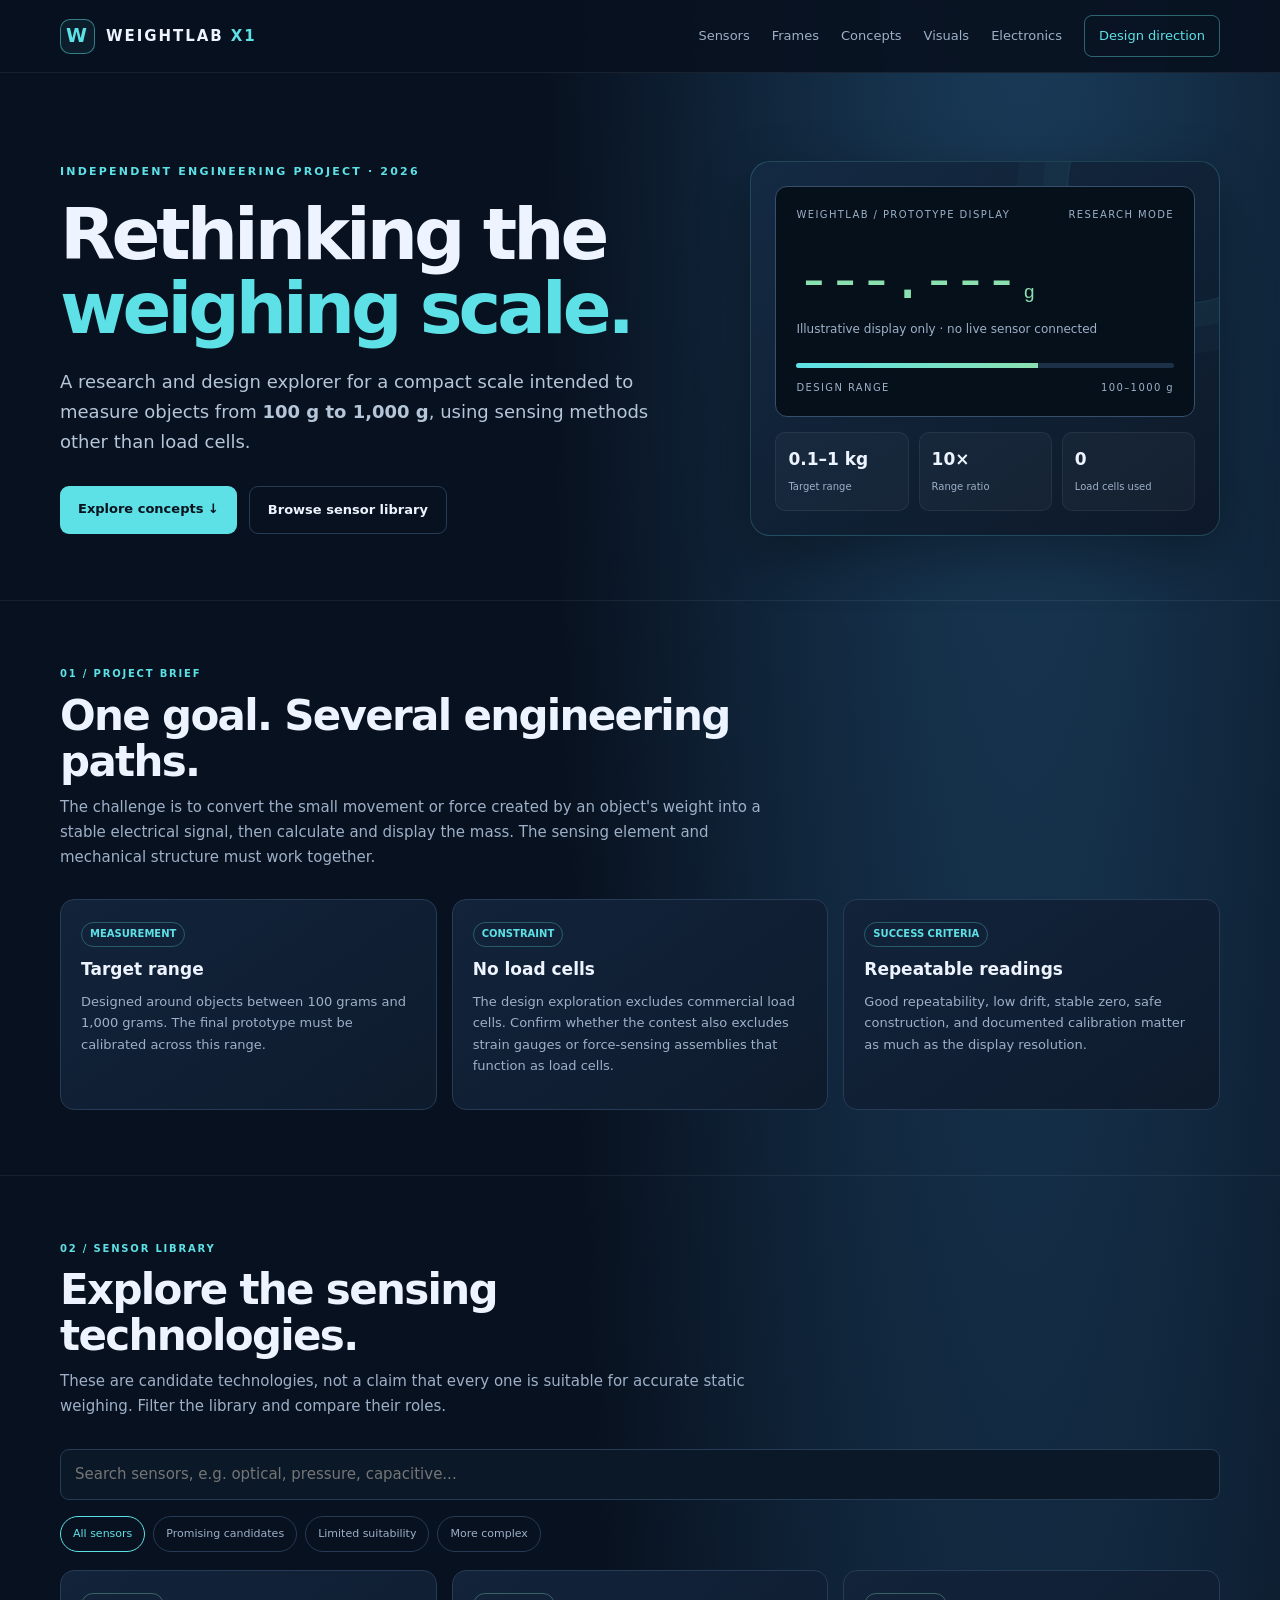
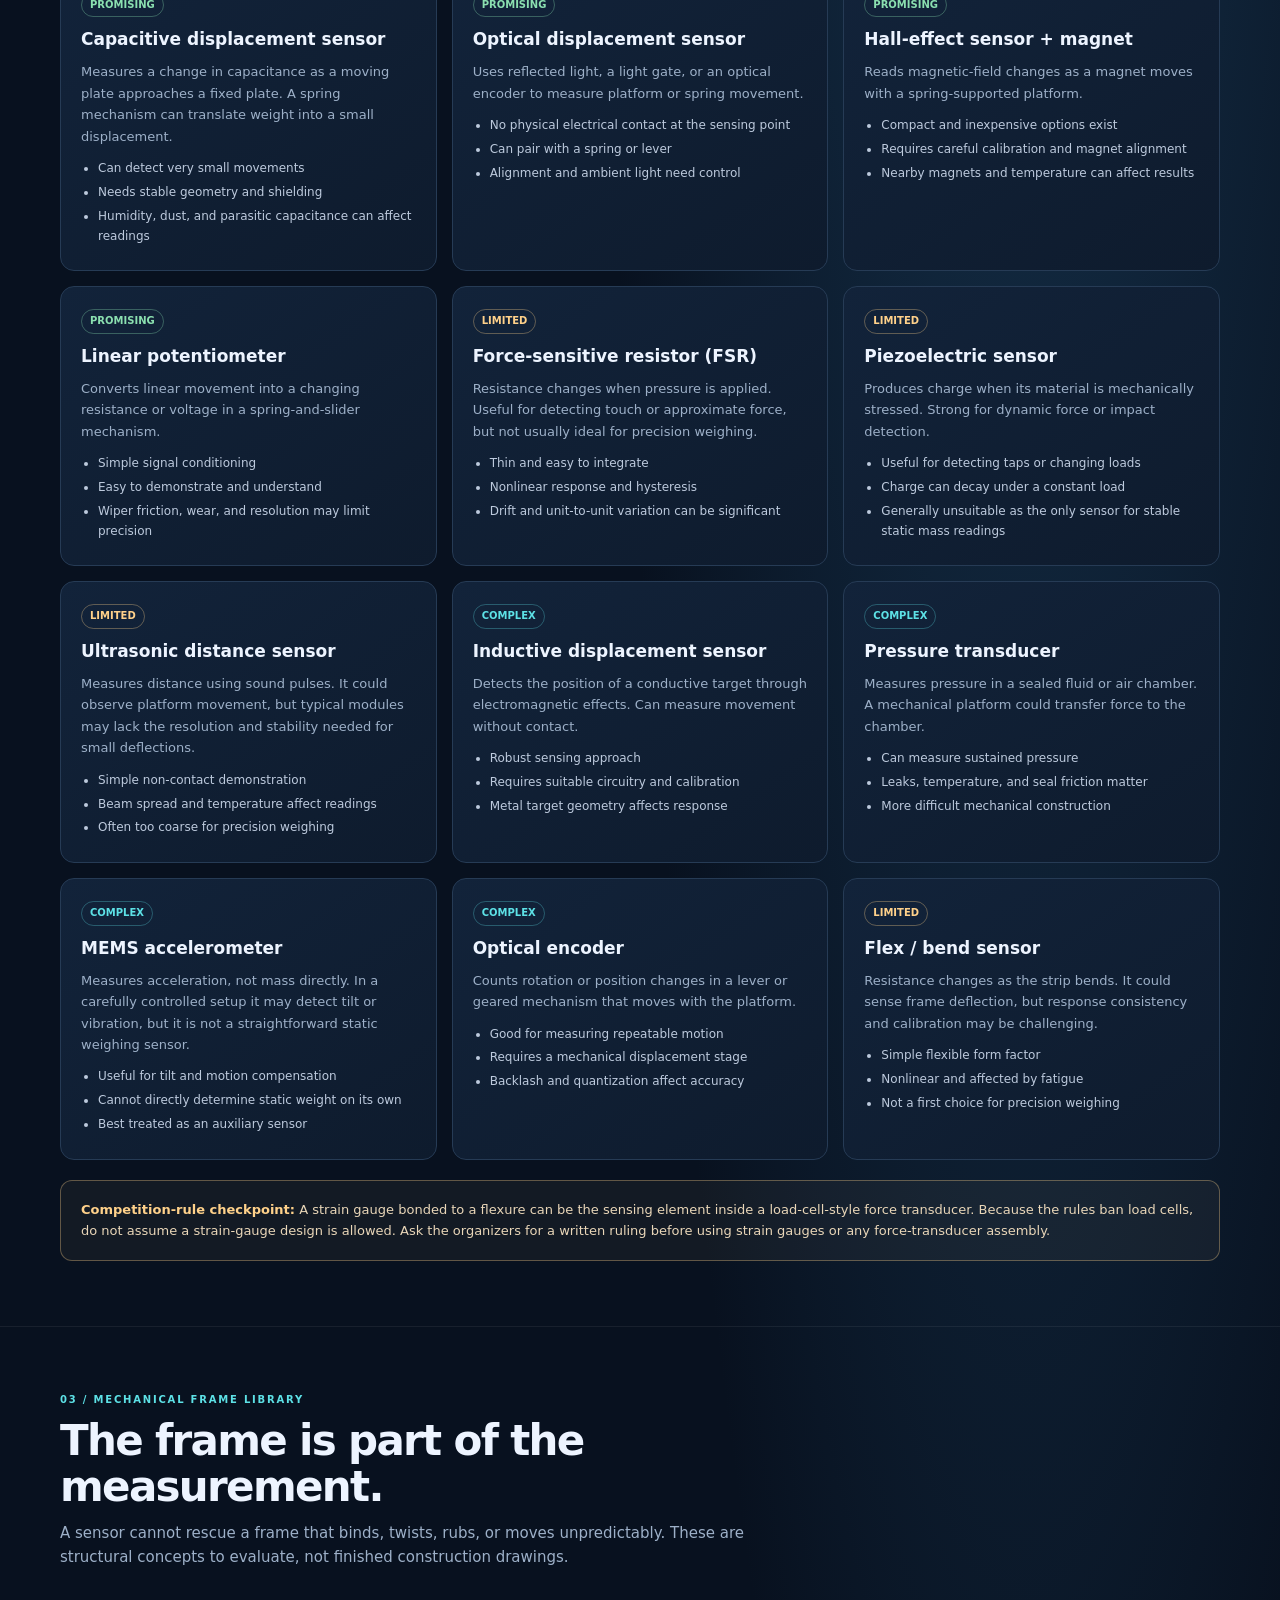
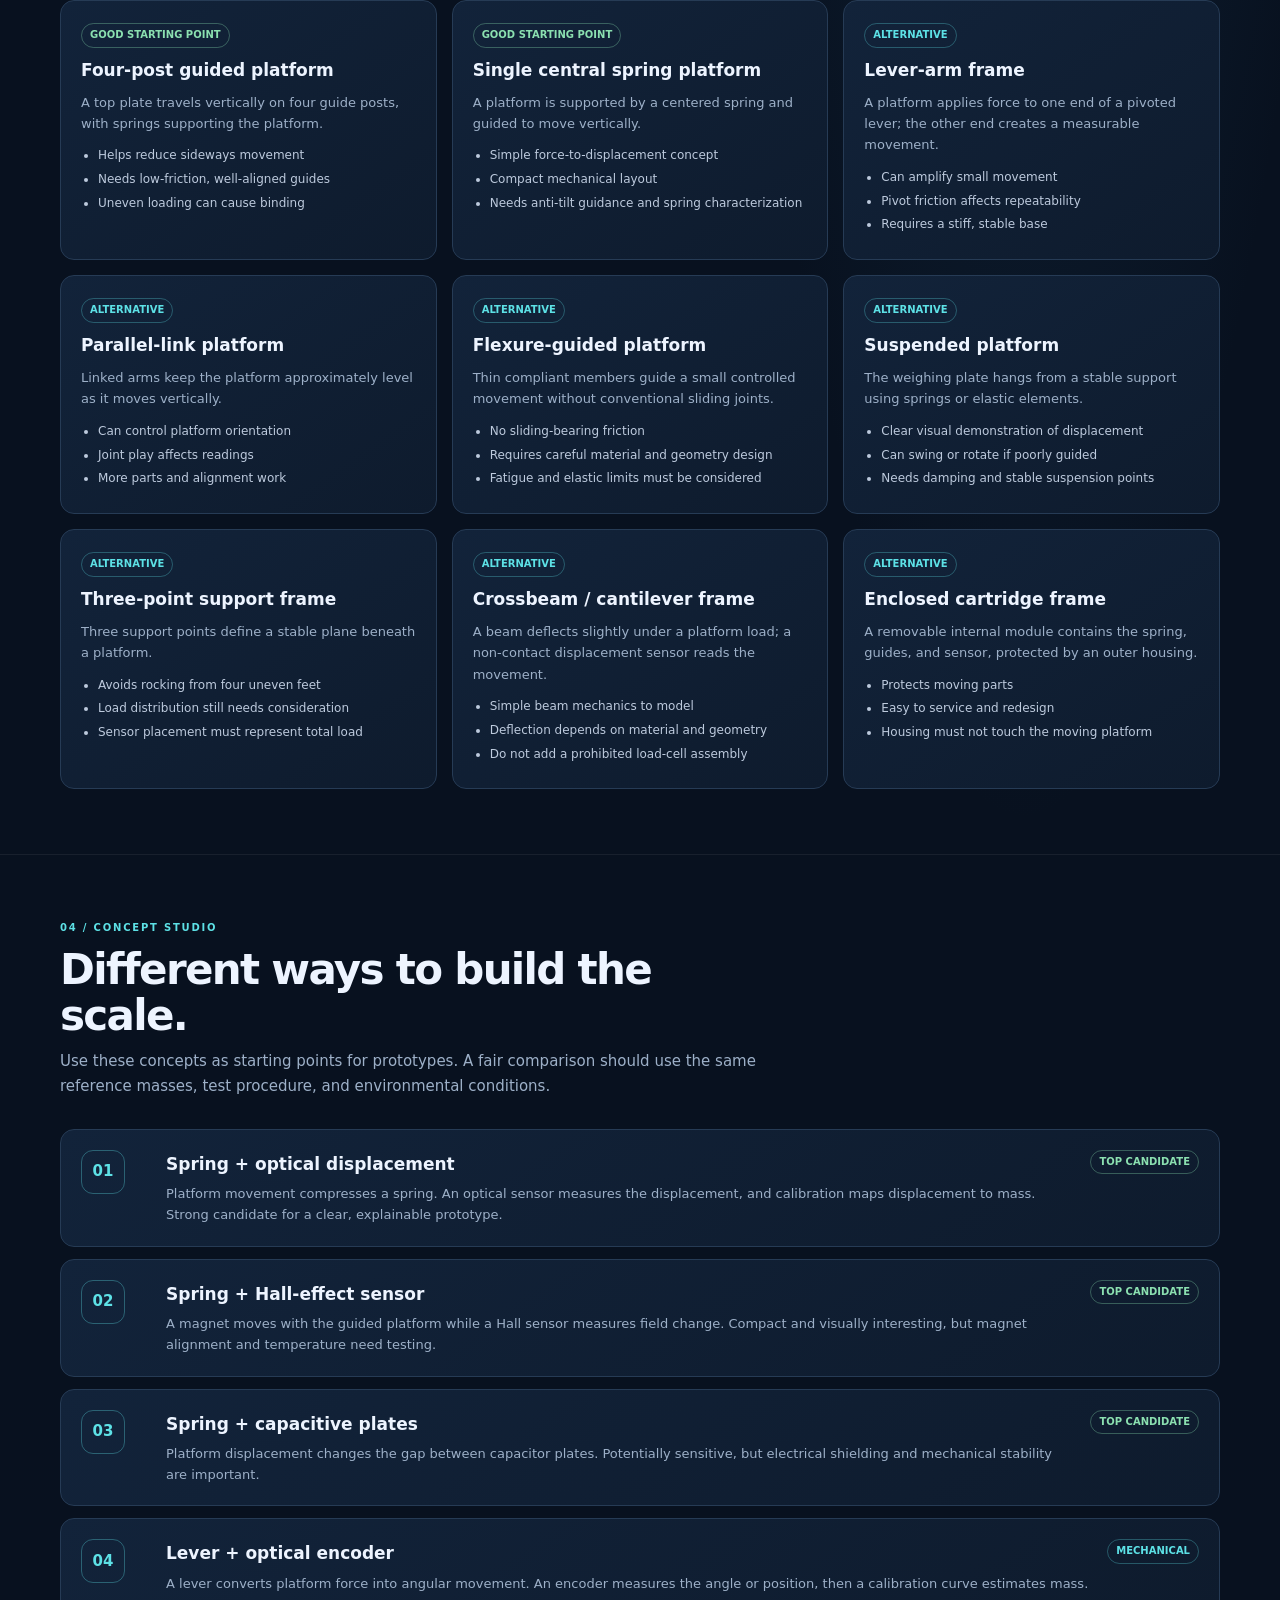
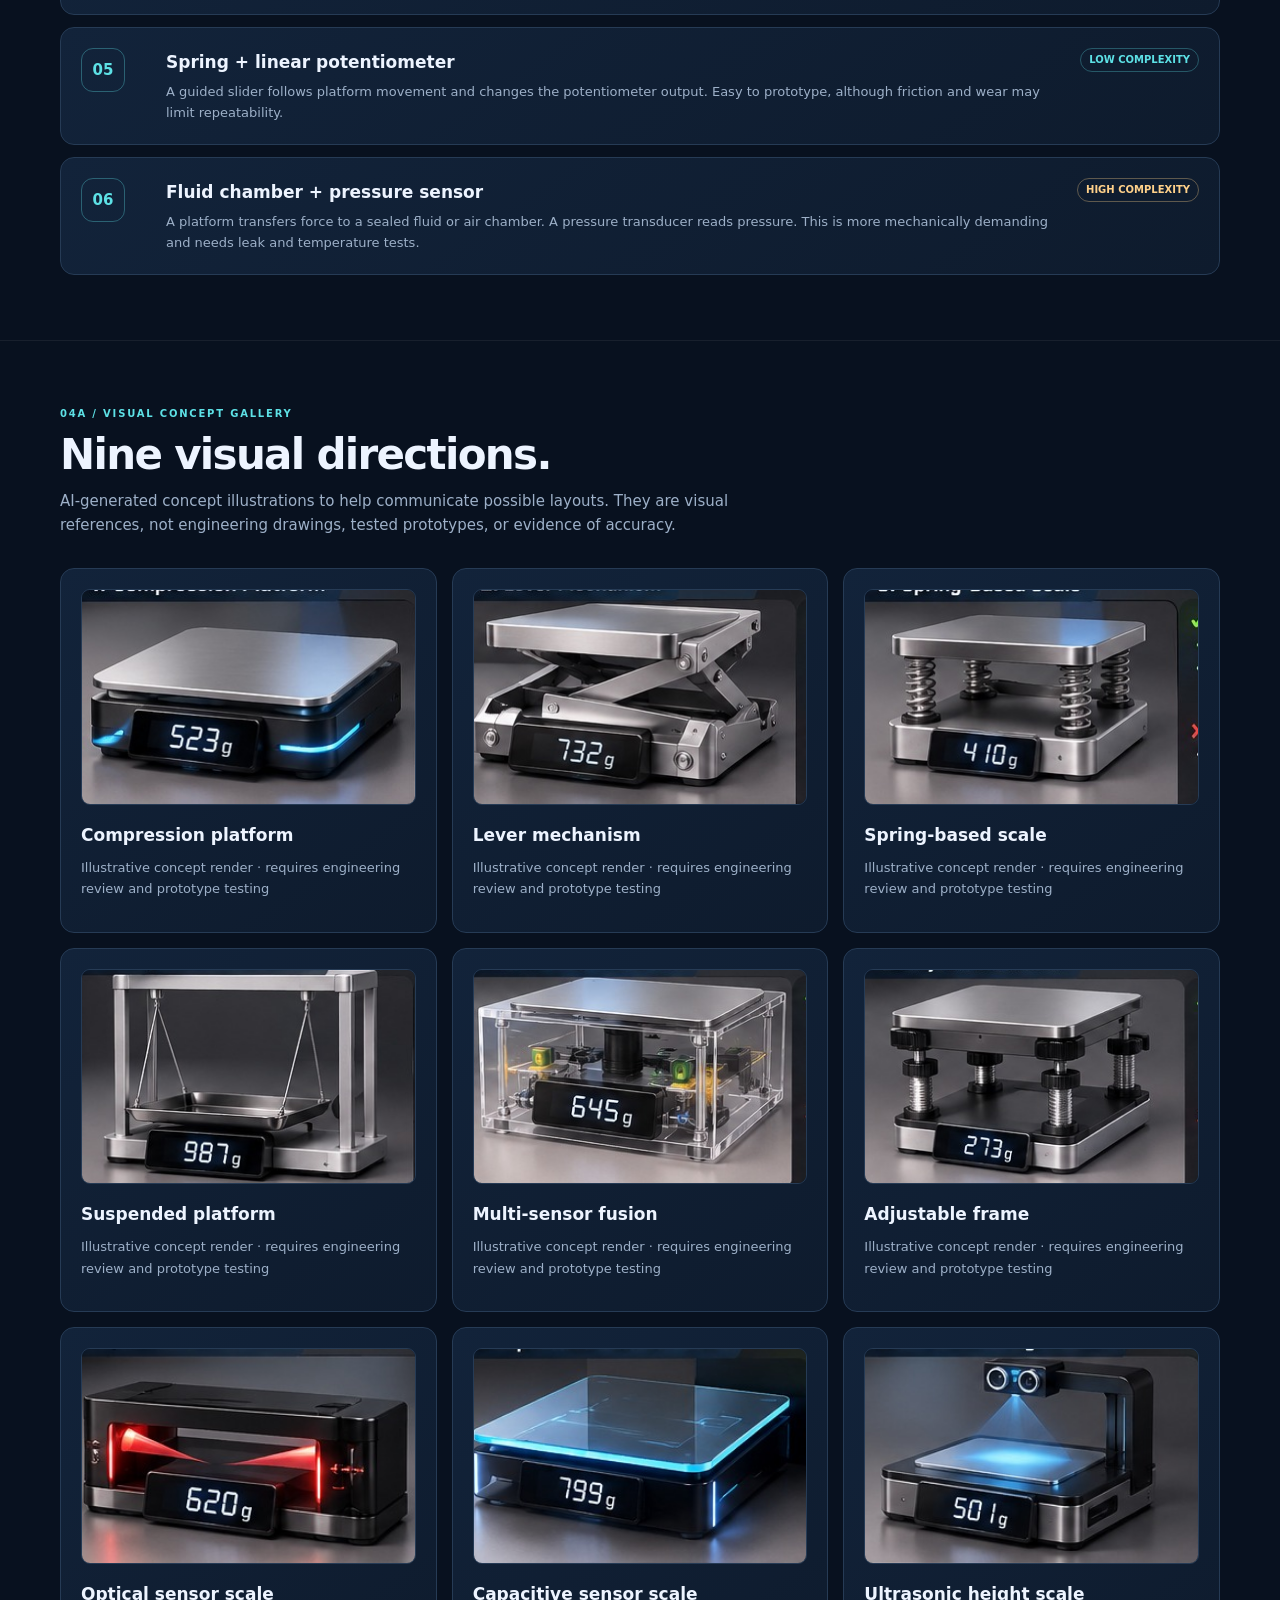
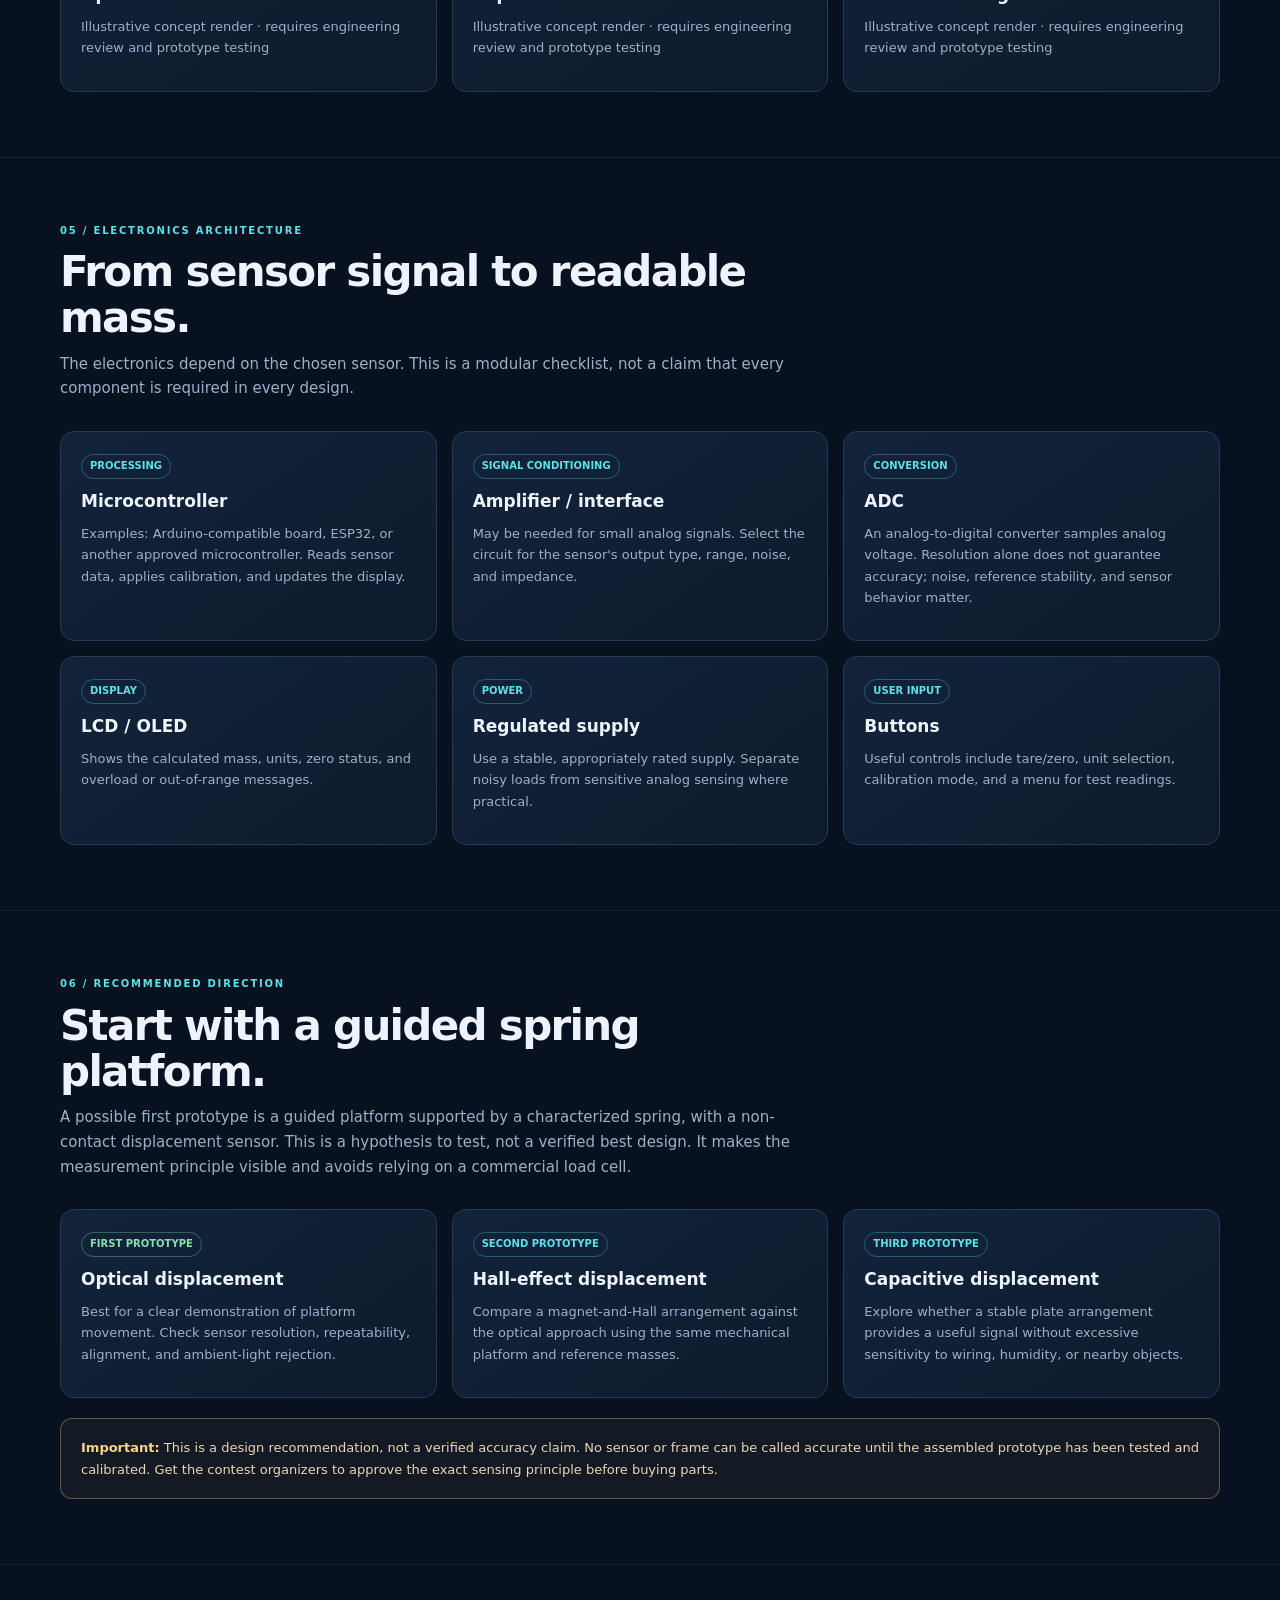
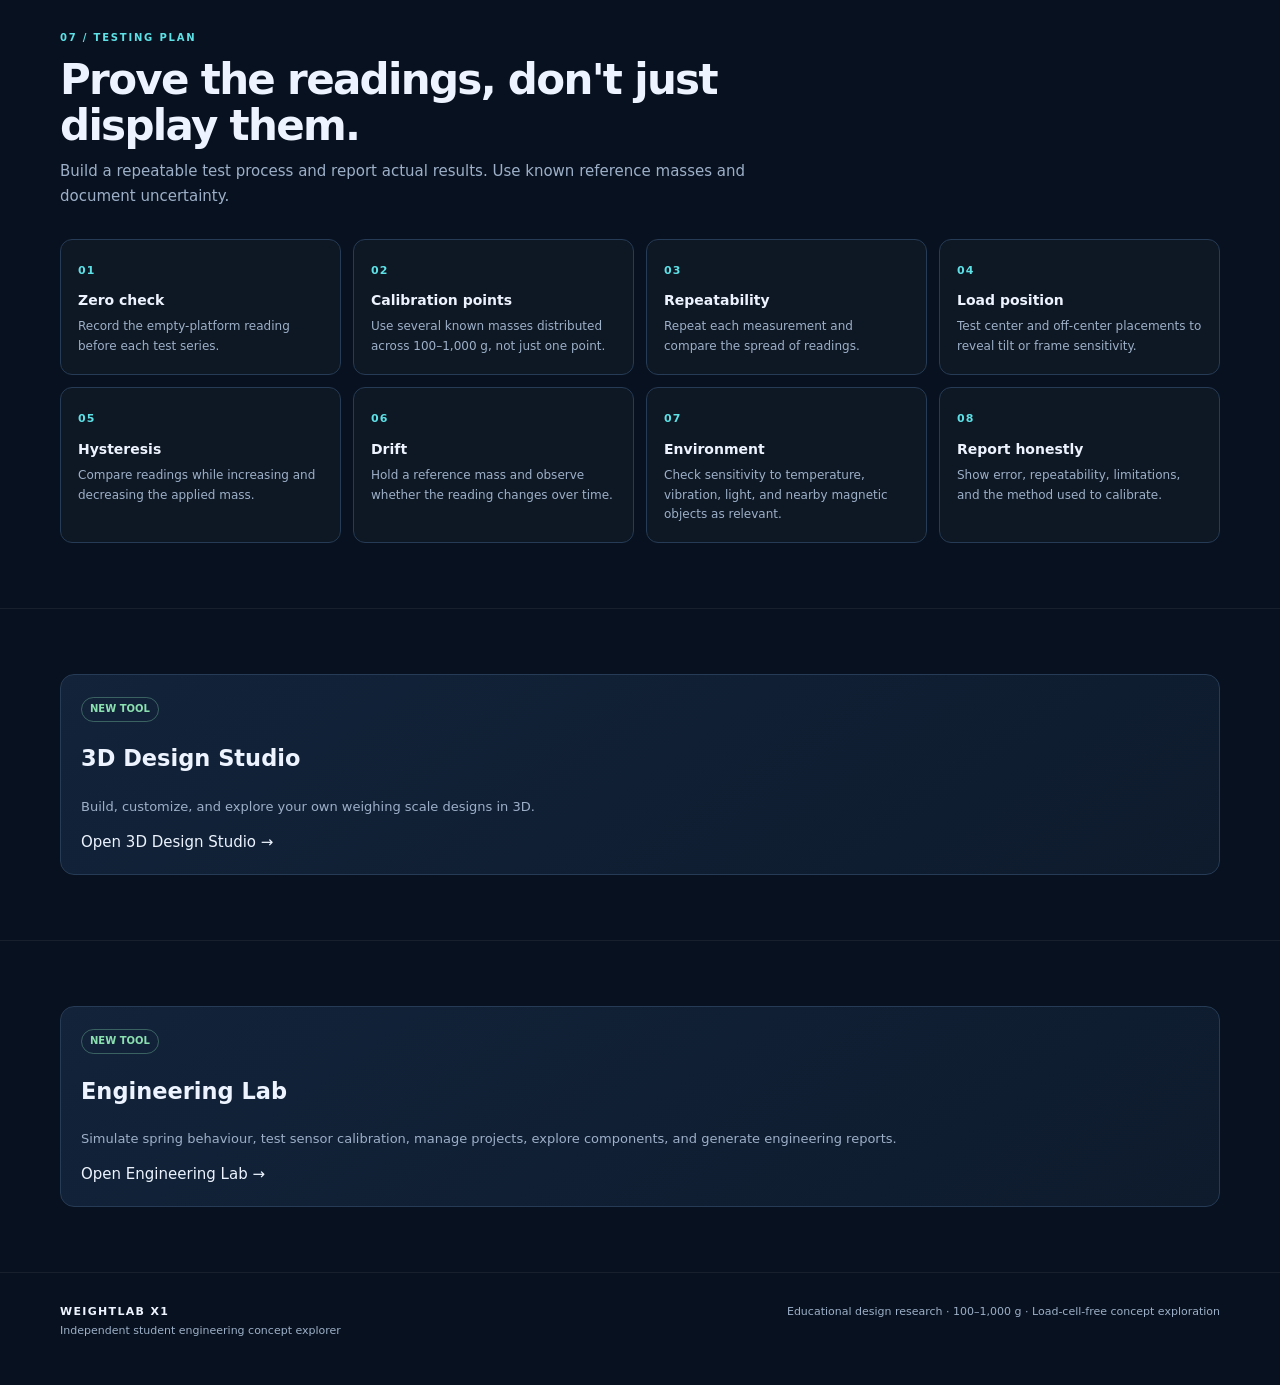
<file: research_library.html>
<!DOCTYPE html>
<html lang="en">
<head>
<meta charset="UTF-8">
<meta name="viewport" content="width=device-width, initial-scale=1.0">
<meta name="description" content="WEIGHTLAB X1: research and design explorer for a 100–1000 gram weighing scale using sensor technologies other than load cells.">
<title>WEIGHTLAB X1 | Engineering Design Lab</title>
<style>
:root{--bg:#08111f;--panel:#101e31;--panel2:#14263d;--line:#263b55;--text:#edf4ff;--muted:#9db0c8;--cyan:#5de1e6;--blue:#7aa7ff;--green:#8be0b0;--amber:#ffd18a;--red:#ff9b9b;--shadow:0 18px 55px #0005}
*{box-sizing:border-box}html{scroll-behavior:smooth}body{margin:0;background:radial-gradient(ellipse at 80% -10%,#1c4262 0,transparent 34%),var(--bg);color:var(--text);font:15px/1.65 Inter,ui-sans-serif,system-ui,-apple-system,Segoe UI,Roboto,Arial,sans-serif}
a{color:inherit;text-decoration:none}.wrap{width:min(1160px,calc(100% - 40px));margin:auto}
header{position:sticky;top:0;z-index:20;background:#08111fe8;backdrop-filter:blur(16px);border-bottom:1px solid #ffffff12}
.nav{height:72px;display:flex;align-items:center;justify-content:space-between;gap:20px}.brand{display:flex;align-items:center;gap:11px;font-weight:800;letter-spacing:.13em}.logo{width:35px;height:35px;border:1px solid #5de1e680;border-radius:10px;display:grid;place-items:center;color:var(--cyan);font-size:19px;background:#5de1e611}
nav{display:flex;gap:22px;align-items:center;color:var(--muted);font-size:13px}nav a:hover{color:var(--cyan)}.navbtn{padding:9px 14px;border:1px solid #5de1e666;border-radius:8px;color:var(--cyan)}
.hero{padding:88px 0 64px;display:grid;grid-template-columns:1.15fr .85fr;gap:55px;align-items:center}.eyebrow{color:var(--cyan);font-size:11px;letter-spacing:.2em;font-weight:800;text-transform:uppercase}.hero h1{font-size:clamp(42px,6vw,72px);line-height:1.02;letter-spacing:-.055em;margin:17px 0 22px}.hero h1 span{color:var(--cyan)}.lead{font-size:18px;color:#b6c6d9;max-width:650px}.actions{display:flex;gap:12px;flex-wrap:wrap;margin-top:30px}.btn{display:inline-flex;padding:12px 18px;border-radius:9px;font-weight:750;font-size:13px;background:var(--cyan);color:#07131d}.btn.secondary{background:transparent;color:var(--text);border:1px solid var(--line)}
.instrument{background:linear-gradient(145deg,#142a43,#0d1929);border:1px solid #5de1e633;border-radius:20px;padding:24px;box-shadow:var(--shadow);position:relative;overflow:hidden}.instrument:after{content:"";position:absolute;width:230px;height:230px;border:1px solid #5de1e622;border-radius:50%;right:-80px;top:-90px;box-shadow:0 0 0 24px #5de1e609,0 0 0 50px #5de1e606}.screen{background:#06101b;border:1px solid #35516d;border-radius:12px;padding:20px;position:relative;z-index:1}.screen-top{display:flex;justify-content:space-between;color:var(--muted);font-size:10px;letter-spacing:.14em}.readout{font:500 clamp(40px,5vw,58px)/1.2 ui-monospace,monospace;color:var(--green);margin:24px 0 3px;letter-spacing:-.06em}.unit{color:var(--muted);font-size:12px}.meter{height:5px;border-radius:5px;background:#1c3047;margin:23px 0 12px;overflow:hidden}.meter span{display:block;width:64%;height:100%;background:linear-gradient(90deg,var(--cyan),var(--green))}.specs{display:grid;grid-template-columns:repeat(3,1fr);gap:10px;margin-top:15px}.spec{background:#ffffff08;border:1px solid #ffffff10;padding:12px;border-radius:10px}.spec b{display:block;font-size:17px}.spec small{color:var(--muted);font-size:10px}
section{padding:65px 0;border-top:1px solid #ffffff10}.section-head{max-width:730px;margin-bottom:30px}.section-head h2{font-size:clamp(28px,4vw,42px);letter-spacing:-.04em;line-height:1.1;margin:10px 0}.section-head p{color:var(--muted);margin:0}.kicker{font-size:10px;letter-spacing:.18em;text-transform:uppercase;color:var(--cyan);font-weight:800}
.grid{display:grid;grid-template-columns:repeat(3,1fr);gap:15px}.card{background:linear-gradient(145deg,#12233a,#0e1b2d);border:1px solid var(--line);border-radius:14px;padding:20px;transition:.2s}.card:hover{transform:translateY(-3px);border-color:#5de1e677}.card h3{margin:8px 0;font-size:17px}.card p{color:var(--muted);font-size:13px;margin:0 0 12px}.tag{display:inline-block;border:1px solid #5de1e64d;color:var(--cyan);padding:3px 8px;border-radius:30px;font-size:10px;font-weight:750}.tag.good{color:var(--green);border-color:#8be0b055}.tag.warn{color:var(--amber);border-color:#ffd18a55}.tag.bad{color:var(--red);border-color:#ff9b9b55}
.card ul{padding-left:17px;color:#bdcadd;font-size:12px;margin:10px 0 0}.card li{margin:4px 0}
.callout{padding:18px 20px;border:1px solid #ffd18a55;background:#ffd18a0c;border-radius:12px;color:#e9d6b8;font-size:13px;margin-top:20px}.callout strong{color:var(--amber)}
.table-wrap{overflow-x:auto;border:1px solid var(--line);border-radius:13px;background:#0e1b2d}table{width:100%;border-collapse:collapse;min-width:740px;font-size:12px}th,td{text-align:left;padding:14px;border-bottom:1px solid #ffffff12;vertical-align:top}th{color:var(--cyan);font-size:10px;text-transform:uppercase;letter-spacing:.1em;background:#ffffff06}td{color:#c4d1e1}td strong{color:var(--text)}tr:last-child td{border-bottom:0}
.filters{display:flex;gap:8px;flex-wrap:wrap;margin:0 0 18px}.filter{background:transparent;color:var(--muted);border:1px solid var(--line);padding:8px 12px;border-radius:30px;cursor:pointer;font:inherit;font-size:11px}.filter.active,.filter:hover{color:var(--cyan);border-color:var(--cyan)}
.design{display:grid;grid-template-columns:70px 1fr auto;gap:15px;align-items:start}.num{width:44px;height:44px;display:grid;place-items:center;border:1px solid #5de1e655;border-radius:12px;color:var(--cyan);font-weight:800}.design h3{margin:0 0 5px}.design p{margin:0;color:var(--muted);font-size:13px}.design+.design{margin-top:12px}
.steps{counter-reset:step;display:grid;grid-template-columns:repeat(4,1fr);gap:12px}.step{background:#ffffff06;border:1px solid var(--line);border-radius:12px;padding:17px}.step:before{counter-increment:step;content:"0" counter(step);color:var(--cyan);font-size:11px;font-weight:800;letter-spacing:.1em}.step h3{font-size:14px;margin:8px 0 5px}.step p{font-size:12px;color:var(--muted);margin:0}
footer{padding:30px 0 45px;color:var(--muted);font-size:11px;border-top:1px solid #ffffff10}.foot{display:flex;justify-content:space-between;gap:20px;flex-wrap:wrap}
.search{width:100%;background:#0b1828;border:1px solid var(--line);border-radius:9px;padding:12px 14px;color:var(--text);font:inherit;margin-bottom:16px}.search:focus{outline:1px solid var(--cyan)}
@media(max-width:850px){.hero{grid-template-columns:1fr;gap:30px;padding-top:60px}.grid{grid-template-columns:repeat(2,1fr)}.steps{grid-template-columns:repeat(2,1fr)}nav{gap:12px}nav a:not(.navbtn){display:none}}
@media(max-width:560px){.wrap{width:min(100% - 28px,1160px)}.grid{grid-template-columns:1fr}.steps{grid-template-columns:1fr 1fr}.specs{grid-template-columns:1fr 1fr 1fr}.hero{padding:50px 0}.design{grid-template-columns:45px 1fr}.design .tag{grid-column:2}.nav{height:62px}}
</style>
</head>
<body>
<header><div class="wrap nav">
<a class="brand" href="#top"><span class="logo">W</span><span>WEIGHTLAB <span style="color:var(--cyan)">X1</span></span></a>
<nav><a href="#sensors">Sensors</a><a href="#frames">Frames</a><a href="#concepts">Concepts</a><a href="#visual-gallery">Visuals</a><a href="#electronics">Electronics</a><a class="navbtn" href="#recommendation">Design direction</a></nav>
</div></header>
<main id="top">
<div class="wrap hero">
<div><div class="eyebrow">Independent engineering project · 2026</div>
<h1>Rethinking the<br><span>weighing scale.</span></h1>
<p class="lead">A research and design explorer for a compact scale intended to measure objects from <strong>100 g to 1,000 g</strong>, using sensing methods other than load cells.</p>
<div class="actions"><a class="btn" href="#concepts">Explore concepts ↓</a><a class="btn secondary" href="#sensors">Browse sensor library</a></div>
</div>
<div class="instrument"><div class="screen">
<div class="screen-top"><span>WEIGHTLAB / PROTOTYPE DISPLAY</span><span>RESEARCH MODE</span></div>
<div class="readout">---.---<span style="font-size:19px"> g</span></div><div class="unit">Illustrative display only · no live sensor connected</div>
<div class="meter"><span></span></div><div class="screen-top"><span>DESIGN RANGE</span><span>100–1000 g</span></div>
</div><div class="specs"><div class="spec"><b>0.1–1 kg</b><small>Target range</small></div><div class="spec"><b>10×</b><small>Range ratio</small></div><div class="spec"><b>0</b><small>Load cells used</small></div></div></div>
</div>

<section id="mission"><div class="wrap"><div class="section-head"><div class="kicker">01 / Project brief</div><h2>One goal. Several engineering paths.</h2><p>The challenge is to convert the small movement or force created by an object's weight into a stable electrical signal, then calculate and display the mass. The sensing element and mechanical structure must work together.</p></div>
<div class="grid">
<div class="card"><span class="tag">MEASUREMENT</span><h3>Target range</h3><p>Designed around objects between 100 grams and 1,000 grams. The final prototype must be calibrated across this range.</p></div>
<div class="card"><span class="tag">CONSTRAINT</span><h3>No load cells</h3><p>The design exploration excludes commercial load cells. Confirm whether the contest also excludes strain gauges or force-sensing assemblies that function as load cells.</p></div>
<div class="card"><span class="tag">SUCCESS CRITERIA</span><h3>Repeatable readings</h3><p>Good repeatability, low drift, stable zero, safe construction, and documented calibration matter as much as the display resolution.</p></div>
</div></div></section>

<section id="sensors"><div class="wrap"><div class="section-head"><div class="kicker">02 / Sensor library</div><h2>Explore the sensing technologies.</h2><p>These are candidate technologies, not a claim that every one is suitable for accurate static weighing. Filter the library and compare their roles.</p></div>
<input class="search" id="sensorSearch" placeholder="Search sensors, e.g. optical, pressure, capacitive..." aria-label="Search sensors">
<div class="filters" id="sensorFilters"><button class="filter active" data-filter="all">All sensors</button><button class="filter" data-filter="promising">Promising candidates</button><button class="filter" data-filter="limited">Limited suitability</button><button class="filter" data-filter="complex">More complex</button></div>
<div class="grid" id="sensorGrid">
<article class="card sensor" data-kind="promising"><span class="tag good">PROMISING</span><h3>Capacitive displacement sensor</h3><p>Measures a change in capacitance as a moving plate approaches a fixed plate. A spring mechanism can translate weight into a small displacement.</p><ul><li>Can detect very small movements</li><li>Needs stable geometry and shielding</li><li>Humidity, dust, and parasitic capacitance can affect readings</li></ul></article>
<article class="card sensor" data-kind="promising"><span class="tag good">PROMISING</span><h3>Optical displacement sensor</h3><p>Uses reflected light, a light gate, or an optical encoder to measure platform or spring movement.</p><ul><li>No physical electrical contact at the sensing point</li><li>Can pair with a spring or lever</li><li>Alignment and ambient light need control</li></ul></article>
<article class="card sensor" data-kind="promising"><span class="tag good">PROMISING</span><h3>Hall-effect sensor + magnet</h3><p>Reads magnetic-field changes as a magnet moves with a spring-supported platform.</p><ul><li>Compact and inexpensive options exist</li><li>Requires careful calibration and magnet alignment</li><li>Nearby magnets and temperature can affect results</li></ul></article>
<article class="card sensor" data-kind="promising"><span class="tag good">PROMISING</span><h3>Linear potentiometer</h3><p>Converts linear movement into a changing resistance or voltage in a spring-and-slider mechanism.</p><ul><li>Simple signal conditioning</li><li>Easy to demonstrate and understand</li><li>Wiper friction, wear, and resolution may limit precision</li></ul></article>
<article class="card sensor" data-kind="limited"><span class="tag warn">LIMITED</span><h3>Force-sensitive resistor (FSR)</h3><p>Resistance changes when pressure is applied. Useful for detecting touch or approximate force, but not usually ideal for precision weighing.</p><ul><li>Thin and easy to integrate</li><li>Nonlinear response and hysteresis</li><li>Drift and unit-to-unit variation can be significant</li></ul></article>
<article class="card sensor" data-kind="limited"><span class="tag warn">LIMITED</span><h3>Piezoelectric sensor</h3><p>Produces charge when its material is mechanically stressed. Strong for dynamic force or impact detection.</p><ul><li>Useful for detecting taps or changing loads</li><li>Charge can decay under a constant load</li><li>Generally unsuitable as the only sensor for stable static mass readings</li></ul></article>
<article class="card sensor" data-kind="limited"><span class="tag warn">LIMITED</span><h3>Ultrasonic distance sensor</h3><p>Measures distance using sound pulses. It could observe platform movement, but typical modules may lack the resolution and stability needed for small deflections.</p><ul><li>Simple non-contact demonstration</li><li>Beam spread and temperature affect readings</li><li>Often too coarse for precision weighing</li></ul></article>
<article class="card sensor" data-kind="complex"><span class="tag">COMPLEX</span><h3>Inductive displacement sensor</h3><p>Detects the position of a conductive target through electromagnetic effects. Can measure movement without contact.</p><ul><li>Robust sensing approach</li><li>Requires suitable circuitry and calibration</li><li>Metal target geometry affects response</li></ul></article>
<article class="card sensor" data-kind="complex"><span class="tag">COMPLEX</span><h3>Pressure transducer</h3><p>Measures pressure in a sealed fluid or air chamber. A mechanical platform could transfer force to the chamber.</p><ul><li>Can measure sustained pressure</li><li>Leaks, temperature, and seal friction matter</li><li>More difficult mechanical construction</li></ul></article>
<article class="card sensor" data-kind="complex"><span class="tag">COMPLEX</span><h3>MEMS accelerometer</h3><p>Measures acceleration, not mass directly. In a carefully controlled setup it may detect tilt or vibration, but it is not a straightforward static weighing sensor.</p><ul><li>Useful for tilt and motion compensation</li><li>Cannot directly determine static weight on its own</li><li>Best treated as an auxiliary sensor</li></ul></article>
<article class="card sensor" data-kind="complex"><span class="tag">COMPLEX</span><h3>Optical encoder</h3><p>Counts rotation or position changes in a lever or geared mechanism that moves with the platform.</p><ul><li>Good for measuring repeatable motion</li><li>Requires a mechanical displacement stage</li><li>Backlash and quantization affect accuracy</li></ul></article>
<article class="card sensor" data-kind="limited"><span class="tag warn">LIMITED</span><h3>Flex / bend sensor</h3><p>Resistance changes as the strip bends. It could sense frame deflection, but response consistency and calibration may be challenging.</p><ul><li>Simple flexible form factor</li><li>Nonlinear and affected by fatigue</li><li>Not a first choice for precision weighing</li></ul></article>
</div>
<div class="callout"><strong>Competition-rule checkpoint:</strong> A strain gauge bonded to a flexure can be the sensing element inside a load-cell-style force transducer. Because the rules ban load cells, do not assume a strain-gauge design is allowed. Ask the organizers for a written ruling before using strain gauges or any force-transducer assembly.</div>
</div></section>

<section id="frames"><div class="wrap"><div class="section-head"><div class="kicker">03 / Mechanical frame library</div><h2>The frame is part of the measurement.</h2><p>A sensor cannot rescue a frame that binds, twists, rubs, or moves unpredictably. These are structural concepts to evaluate, not finished construction drawings.</p></div>
<div class="grid">
<div class="card"><span class="tag good">GOOD STARTING POINT</span><h3>Four-post guided platform</h3><p>A top plate travels vertically on four guide posts, with springs supporting the platform.</p><ul><li>Helps reduce sideways movement</li><li>Needs low-friction, well-aligned guides</li><li>Uneven loading can cause binding</li></ul></div>
<div class="card"><span class="tag good">GOOD STARTING POINT</span><h3>Single central spring platform</h3><p>A platform is supported by a centered spring and guided to move vertically.</p><ul><li>Simple force-to-displacement concept</li><li>Compact mechanical layout</li><li>Needs anti-tilt guidance and spring characterization</li></ul></div>
<div class="card"><span class="tag">ALTERNATIVE</span><h3>Lever-arm frame</h3><p>A platform applies force to one end of a pivoted lever; the other end creates a measurable movement.</p><ul><li>Can amplify small movement</li><li>Pivot friction affects repeatability</li><li>Requires a stiff, stable base</li></ul></div>
<div class="card"><span class="tag">ALTERNATIVE</span><h3>Parallel-link platform</h3><p>Linked arms keep the platform approximately level as it moves vertically.</p><ul><li>Can control platform orientation</li><li>Joint play affects readings</li><li>More parts and alignment work</li></ul></div>
<div class="card"><span class="tag">ALTERNATIVE</span><h3>Flexure-guided platform</h3><p>Thin compliant members guide a small controlled movement without conventional sliding joints.</p><ul><li>No sliding-bearing friction</li><li>Requires careful material and geometry design</li><li>Fatigue and elastic limits must be considered</li></ul></div>
<div class="card"><span class="tag">ALTERNATIVE</span><h3>Suspended platform</h3><p>The weighing plate hangs from a stable support using springs or elastic elements.</p><ul><li>Clear visual demonstration of displacement</li><li>Can swing or rotate if poorly guided</li><li>Needs damping and stable suspension points</li></ul></div>
<div class="card"><span class="tag">ALTERNATIVE</span><h3>Three-point support frame</h3><p>Three support points define a stable plane beneath a platform.</p><ul><li>Avoids rocking from four uneven feet</li><li>Load distribution still needs consideration</li><li>Sensor placement must represent total load</li></ul></div>
<div class="card"><span class="tag">ALTERNATIVE</span><h3>Crossbeam / cantilever frame</h3><p>A beam deflects slightly under a platform load; a non-contact displacement sensor reads the movement.</p><ul><li>Simple beam mechanics to model</li><li>Deflection depends on material and geometry</li><li>Do not add a prohibited load-cell assembly</li></ul></div>
<div class="card"><span class="tag">ALTERNATIVE</span><h3>Enclosed cartridge frame</h3><p>A removable internal module contains the spring, guides, and sensor, protected by an outer housing.</p><ul><li>Protects moving parts</li><li>Easy to service and redesign</li><li>Housing must not touch the moving platform</li></ul></div>
</div></div></section>

<section id="concepts"><div class="wrap"><div class="section-head"><div class="kicker">04 / Concept studio</div><h2>Different ways to build the scale.</h2><p>Use these concepts as starting points for prototypes. A fair comparison should use the same reference masses, test procedure, and environmental conditions.</p></div>
<div class="card design"><div class="num">01</div><div><h3>Spring + optical displacement</h3><p>Platform movement compresses a spring. An optical sensor measures the displacement, and calibration maps displacement to mass. Strong candidate for a clear, explainable prototype.</p></div><span class="tag good">TOP CANDIDATE</span></div>
<div class="card design"><div class="num">02</div><div><h3>Spring + Hall-effect sensor</h3><p>A magnet moves with the guided platform while a Hall sensor measures field change. Compact and visually interesting, but magnet alignment and temperature need testing.</p></div><span class="tag good">TOP CANDIDATE</span></div>
<div class="card design"><div class="num">03</div><div><h3>Spring + capacitive plates</h3><p>Platform displacement changes the gap between capacitor plates. Potentially sensitive, but electrical shielding and mechanical stability are important.</p></div><span class="tag good">TOP CANDIDATE</span></div>
<div class="card design"><div class="num">04</div><div><h3>Lever + optical encoder</h3><p>A lever converts platform force into angular movement. An encoder measures the angle or position, then a calibration curve estimates mass.</p></div><span class="tag">MECHANICAL</span></div>
<div class="card design"><div class="num">05</div><div><h3>Spring + linear potentiometer</h3><p>A guided slider follows platform movement and changes the potentiometer output. Easy to prototype, although friction and wear may limit repeatability.</p></div><span class="tag">LOW COMPLEXITY</span></div>
<div class="card design"><div class="num">06</div><div><h3>Fluid chamber + pressure sensor</h3><p>A platform transfers force to a sealed fluid or air chamber. A pressure transducer reads pressure. This is more mechanically demanding and needs leak and temperature tests.</p></div><span class="tag warn">HIGH COMPLEXITY</span></div>
</div></section>

<section id="visual-gallery"><div class="wrap">
<div class="section-head"><div class="kicker">04A / Visual concept gallery</div>
<h2>Nine visual directions.</h2>
<p>AI-generated concept illustrations to help communicate possible layouts. They are visual references, not engineering drawings, tested prototypes, or evidence of accuracy.</p></div>
<div class="grid concept-gallery">
<article class="card"><img src="compression-platform.jpg" alt="AI-generated illustration of Compression platform" style="width:100%;aspect-ratio:1.55;object-fit:cover;border-radius:9px;border:1px solid var(--line)"><h3>Compression platform</h3><p>Illustrative concept render · requires engineering review and prototype testing</p></article><article class="card"><img src="lever-mechanism.jpg" alt="AI-generated illustration of Lever mechanism" style="width:100%;aspect-ratio:1.55;object-fit:cover;border-radius:9px;border:1px solid var(--line)"><h3>Lever mechanism</h3><p>Illustrative concept render · requires engineering review and prototype testing</p></article><article class="card"><img src="spring-based-scale.jpg" alt="AI-generated illustration of Spring-based scale" style="width:100%;aspect-ratio:1.55;object-fit:cover;border-radius:9px;border:1px solid var(--line)"><h3>Spring-based scale</h3><p>Illustrative concept render · requires engineering review and prototype testing</p></article><article class="card"><img src="suspended-platform.jpg" alt="AI-generated illustration of Suspended platform" style="width:100%;aspect-ratio:1.55;object-fit:cover;border-radius:9px;border:1px solid var(--line)"><h3>Suspended platform</h3><p>Illustrative concept render · requires engineering review and prototype testing</p></article><article class="card"><img src="multi-sensor-fusion.jpg" alt="AI-generated illustration of Multi-sensor fusion" style="width:100%;aspect-ratio:1.55;object-fit:cover;border-radius:9px;border:1px solid var(--line)"><h3>Multi-sensor fusion</h3><p>Illustrative concept render · requires engineering review and prototype testing</p></article><article class="card"><img src="adjustable-frame.jpg" alt="AI-generated illustration of Adjustable frame" style="width:100%;aspect-ratio:1.55;object-fit:cover;border-radius:9px;border:1px solid var(--line)"><h3>Adjustable frame</h3><p>Illustrative concept render · requires engineering review and prototype testing</p></article><article class="card"><img src="optical-sensor-scale.jpg" alt="AI-generated illustration of Optical sensor scale" style="width:100%;aspect-ratio:1.55;object-fit:cover;border-radius:9px;border:1px solid var(--line)"><h3>Optical sensor scale</h3><p>Illustrative concept render · requires engineering review and prototype testing</p></article><article class="card"><img src="capacitive-sensor-scale.jpg" alt="AI-generated illustration of Capacitive sensor scale" style="width:100%;aspect-ratio:1.55;object-fit:cover;border-radius:9px;border:1px solid var(--line)"><h3>Capacitive sensor scale</h3><p>Illustrative concept render · requires engineering review and prototype testing</p></article><article class="card"><img src="ultrasonic-height-scale.jpg" alt="AI-generated illustration of Ultrasonic height scale" style="width:100%;aspect-ratio:1.55;object-fit:cover;border-radius:9px;border:1px solid var(--line)"><h3>Ultrasonic height scale</h3><p>Illustrative concept render · requires engineering review and prototype testing</p></article></div></div></section>
<section id="electronics"><div class="wrap"><div class="section-head"><div class="kicker">05 / Electronics architecture</div><h2>From sensor signal to readable mass.</h2><p>The electronics depend on the chosen sensor. This is a modular checklist, not a claim that every component is required in every design.</p></div>
<div class="grid">
<div class="card"><span class="tag">PROCESSING</span><h3>Microcontroller</h3><p>Examples: Arduino-compatible board, ESP32, or another approved microcontroller. Reads sensor data, applies calibration, and updates the display.</p></div>
<div class="card"><span class="tag">SIGNAL CONDITIONING</span><h3>Amplifier / interface</h3><p>May be needed for small analog signals. Select the circuit for the sensor's output type, range, noise, and impedance.</p></div>
<div class="card"><span class="tag">CONVERSION</span><h3>ADC</h3><p>An analog-to-digital converter samples analog voltage. Resolution alone does not guarantee accuracy; noise, reference stability, and sensor behavior matter.</p></div>
<div class="card"><span class="tag">DISPLAY</span><h3>LCD / OLED</h3><p>Shows the calculated mass, units, zero status, and overload or out-of-range messages.</p></div>
<div class="card"><span class="tag">POWER</span><h3>Regulated supply</h3><p>Use a stable, appropriately rated supply. Separate noisy loads from sensitive analog sensing where practical.</p></div>
<div class="card"><span class="tag">USER INPUT</span><h3>Buttons</h3><p>Useful controls include tare/zero, unit selection, calibration mode, and a menu for test readings.</p></div>
</div></div></section>

<section id="recommendation"><div class="wrap"><div class="section-head"><div class="kicker">06 / Recommended direction</div><h2>Start with a guided spring platform.</h2><p>A possible first prototype is a guided platform supported by a characterized spring, with a non-contact displacement sensor. This is a hypothesis to test, not a verified best design. It makes the measurement principle visible and avoids relying on a commercial load cell.</p></div>
<div class="grid">
<div class="card"><span class="tag good">FIRST PROTOTYPE</span><h3>Optical displacement</h3><p>Best for a clear demonstration of platform movement. Check sensor resolution, repeatability, alignment, and ambient-light rejection.</p></div>
<div class="card"><span class="tag">SECOND PROTOTYPE</span><h3>Hall-effect displacement</h3><p>Compare a magnet-and-Hall arrangement against the optical approach using the same mechanical platform and reference masses.</p></div>
<div class="card"><span class="tag">THIRD PROTOTYPE</span><h3>Capacitive displacement</h3><p>Explore whether a stable plate arrangement provides a useful signal without excessive sensitivity to wiring, humidity, or nearby objects.</p></div>
</div>
<div class="callout"><strong>Important:</strong> This is a design recommendation, not a verified accuracy claim. No sensor or frame can be called accurate until the assembled prototype has been tested and calibrated. Get the contest organizers to approve the exact sensing principle before buying parts.</div>
</div></section>

<section id="testing"><div class="wrap"><div class="section-head"><div class="kicker">07 / Testing plan</div><h2>Prove the readings, don't just display them.</h2><p>Build a repeatable test process and report actual results. Use known reference masses and document uncertainty.</p></div>
<div class="steps">
<div class="step"><h3>Zero check</h3><p>Record the empty-platform reading before each test series.</p></div>
<div class="step"><h3>Calibration points</h3><p>Use several known masses distributed across 100–1,000 g, not just one point.</p></div>
<div class="step"><h3>Repeatability</h3><p>Repeat each measurement and compare the spread of readings.</p></div>
<div class="step"><h3>Load position</h3><p>Test center and off-center placements to reveal tilt or frame sensitivity.</p></div>
<div class="step"><h3>Hysteresis</h3><p>Compare readings while increasing and decreasing the applied mass.</p></div>
<div class="step"><h3>Drift</h3><p>Hold a reference mass and observe whether the reading changes over time.</p></div>
<div class="step"><h3>Environment</h3><p>Check sensitivity to temperature, vibration, light, and nearby magnetic objects as relevant.</p></div>
<div class="step"><h3>Report honestly</h3><p>Show error, repeatability, limitations, and the method used to calibrate.</p></div>
</div></div></section>
  <section id="design-studio">
  <div class="wrap">
    <div class="card">
      <span class="tag good">NEW TOOL</span>
      <h2>3D Design Studio</h2>
      <p>Build, customize, and explore your own weighing scale designs in 3D.</p>
      <a href="weightlab_x1_design_studio_v2.html" class="button">
        Open 3D Design Studio →
      </a>
    </div>
  </div>
</section>
  <section id="engineering-lab">
  <div class="wrap">
    <div class="card">
      <span class="tag good">NEW TOOL</span>
      <h2>Engineering Lab</h2>
      <p>Simulate spring behaviour, test sensor calibration, manage projects, explore components, and generate engineering reports.</p>
      <a href="weightlab_x1_engineering_lab_v3.html" class="button">
        Open Engineering Lab →
      </a>
    </div>
  </div>
</section>
</main>
<footer><div class="wrap foot"><div><strong style="color:var(--text);letter-spacing:.12em">WEIGHTLAB X1</strong><br>Independent student engineering concept explorer</div><div>Educational design research · 100–1,000 g · Load-cell-free concept exploration</div></div></footer>
<script>
const search=document.getElementById('sensorSearch');
const cards=[...document.querySelectorAll('.sensor')];
let filter='all';
function update(){const q=search.value.toLowerCase();cards.forEach(c=>{const okFilter=filter==='all'||c.dataset.kind===filter;const okText=c.innerText.toLowerCase().includes(q);c.style.display=okFilter&&okText?'':'none';});}
search.addEventListener('input',update);
document.querySelectorAll('.filter').forEach(b=>b.addEventListener('click',()=>{document.querySelectorAll('.filter').forEach(x=>x.classList.remove('active'));b.classList.add('active');filter=b.dataset.filter;update();}));
</script>
</body></html>
</file>
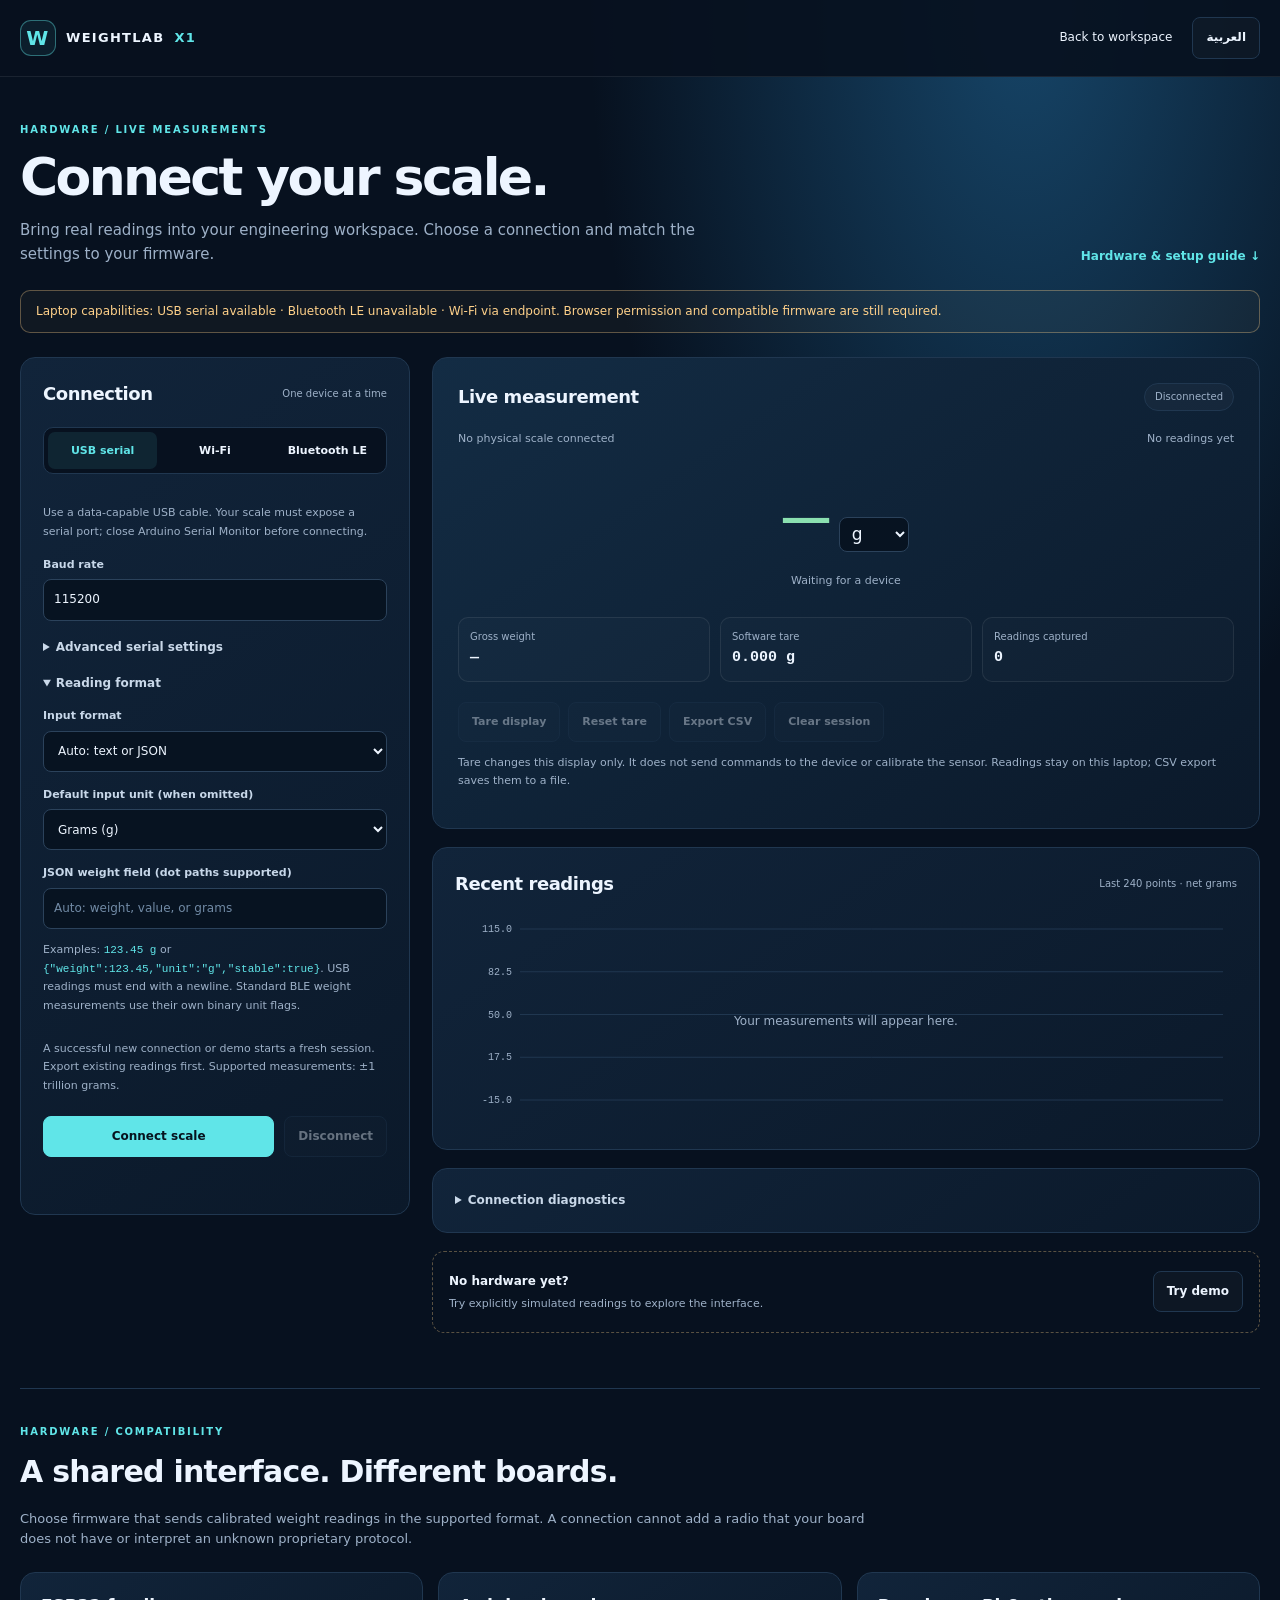
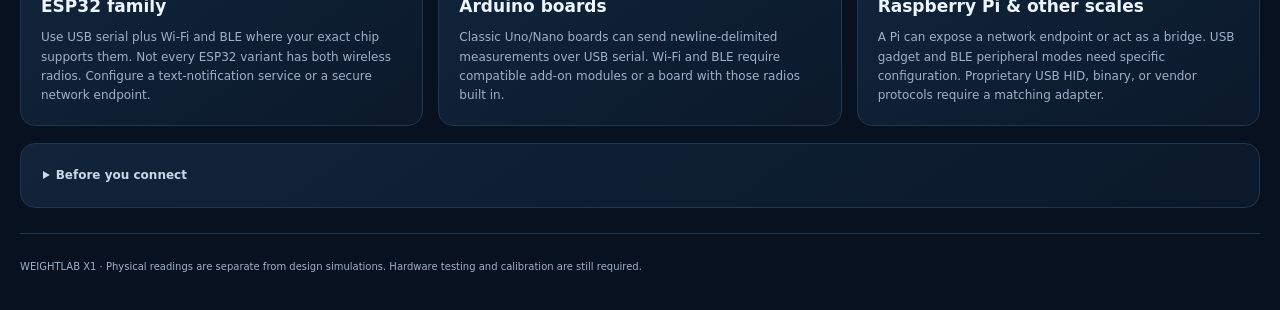
<file: scale_connection.html>
<!doctype html>
<html lang="en" dir="ltr">
  <head>
    <meta charset="UTF-8" />
    <meta name="viewport" content="width=device-width, initial-scale=1.0" />
    <meta name="theme-color" content="#07111f" />
    <meta
      name="description"
      content="Connect compatible custom scales to WEIGHTLAB X1 through USB serial, Wi-Fi, or Bluetooth LE on your laptop."
    />
    <title>Connect Scale | WEIGHTLAB X1</title>
    <link rel="stylesheet" href="scale.css" />
    <script src="scale-core.js" defer></script>
    <script src="scale-app.js" defer></script>
  </head>
  <body>
    <header>
      <div class="wrap nav">
        <a class="brand" href="index.html"
          ><span class="logo">W</span> WEIGHTLAB
          <span class="accent">X1</span></a
        >
        <div class="nav-actions">
          <a href="index.html#workspace">Back to workspace</a
          ><button id="language" type="button">العربية</button>
        </div>
      </div>
    </header>
    <main class="wrap">
      <div class="page-head">
        <div>
          <div
            class="eyebrow"
            data-en="HARDWARE / LIVE MEASUREMENTS"
            data-ar="الأجهزة / القياسات المباشرة"
          >
            HARDWARE / LIVE MEASUREMENTS
          </div>
          <h1 data-en="Connect your scale." data-ar="وصّل ميزانك.">
            Connect your scale.
          </h1>
          <p
            data-en="Bring real readings into your engineering workspace. Choose a connection and match the settings to your firmware."
            data-ar="اعرض القياسات الحقيقية في مساحة العمل. اختر طريقة الاتصال واضبط الإعدادات لتطابق برنامج الميزان."
          >
            Bring real readings into your engineering workspace. Choose a
            connection and match the settings to your firmware.
          </p>
        </div>
        <a
          class="text-link"
          href="#setup"
          data-en="Hardware & setup guide ↓"
          data-ar="دليل الأجهزة والإعداد ↓"
          >Hardware & setup guide ↓</a
        >
      </div>
      <div class="compat-banner" id="compatibility" role="status"></div>
      <div class="workspace">
        <aside class="panel connection-panel">
          <div class="panel-head">
            <h2 data-en="Connection" data-ar="الاتصال">Connection</h2>
            <span
              class="muted small"
              data-en="One device at a time"
              data-ar="جهاز واحد في كل مرة"
              >One device at a time</span
            >
          </div>
          <div
            class="transport-tabs"
            role="tablist"
            aria-label="Connection method"
          >
            <button
              id="tab-usb"
              role="tab"
              aria-selected="true"
              aria-controls="settings-usb"
              data-transport="usb"
              type="button"
            >
              USB serial</button
            ><button
              id="tab-wifi"
              role="tab"
              aria-selected="false"
              aria-controls="settings-wifi"
              data-transport="wifi"
              tabindex="-1"
              type="button"
            >
              Wi-Fi</button
            ><button
              id="tab-ble"
              role="tab"
              aria-selected="false"
              aria-controls="settings-ble"
              data-transport="ble"
              tabindex="-1"
              type="button"
            >
              Bluetooth LE
            </button>
          </div>
          <form id="connection-form">
            <fieldset id="connection-fields">
              <div id="settings-usb" role="tabpanel" aria-labelledby="tab-usb">
                <p
                  class="hint"
                  data-en="Use a data-capable USB cable. Your scale must expose a serial port; close Arduino Serial Monitor before connecting."
                  data-ar="استخدم كابل USB لنقل البيانات. يجب أن يظهر الميزان كمنفذ تسلسلي؛ أغلق مراقب Arduino قبل الاتصال."
                >
                  Use a data-capable USB cable. Your scale must expose a serial
                  port; close Arduino Serial Monitor before connecting.
                </p>
                <label for="baud" data-en="Baud rate" data-ar="سرعة الاتصال"
                  >Baud rate</label
                ><input
                  id="baud"
                  type="number"
                  min="300"
                  max="4000000"
                  step="1"
                  value="115200"
                  required
                />
                <details>
                  <summary
                    data-en="Advanced serial settings"
                    data-ar="إعدادات تسلسلية متقدمة"
                  >
                    Advanced serial settings
                  </summary>
                  <div class="field-pair">
                    <div>
                      <label for="data-bits">Data bits</label
                      ><select id="data-bits">
                        <option>8</option>
                        <option>7</option>
                      </select>
                    </div>
                    <div>
                      <label for="stop-bits">Stop bits</label
                      ><select id="stop-bits">
                        <option>1</option>
                        <option>2</option>
                      </select>
                    </div>
                  </div>
                  <label for="parity">Parity</label
                  ><select id="parity">
                    <option value="none">None</option>
                    <option value="even">Even</option>
                    <option value="odd">Odd</option></select
                  ><label for="flow">Flow control</label
                  ><select id="flow">
                    <option value="none">None</option>
                    <option value="hardware">Hardware</option>
                  </select>
                </details>
              </div>
              <div
                id="settings-wifi"
                role="tabpanel"
                aria-labelledby="tab-wifi"
                hidden
              >
                <p
                  class="hint"
                  data-en="Connect the laptop and scale to the same network. Enter the endpoint provided by your firmware or local bridge."
                  data-ar="وصّل الحاسوب والميزان بالشبكة نفسها، وأدخل عنوان البيانات من برنامج الميزان أو الوسيط المحلي."
                >
                  Connect the laptop and scale to the same network. Enter the
                  endpoint provided by your firmware or local bridge.
                </p>
                <label for="network-mode">Network protocol</label
                ><select id="network-mode">
                  <option value="websocket">WebSocket stream</option>
                  <option value="http">HTTP JSON polling</option></select
                ><label
                  for="endpoint"
                  data-en="Scale endpoint"
                  data-ar="عنوان بيانات الميزان"
                  >Scale endpoint</label
                ><input
                  id="endpoint"
                  type="url"
                  placeholder="wss://scale.example/weights"
                  autocomplete="off"
                  spellcheck="false"
                />
                <div id="ws-field">
                  <label for="ws-framing">WebSocket reading framing</label
                  ><select id="ws-framing">
                    <option value="message">
                      One complete reading per message
                    </option>
                    <option value="newline">
                      Newline-delimited stream (split messages)
                    </option>
                  </select>
                </div>
                <div id="poll-field" hidden>
                  <label for="poll-ms">Polling interval (milliseconds)</label
                  ><input
                    id="poll-ms"
                    type="number"
                    min="250"
                    max="60000"
                    step="50"
                    value="1000"
                  />
                </div>
                <p
                  class="hint warning"
                  data-en="An HTTPS website needs WSS or HTTPS with a trusted certificate. Plain ws:// or http:// device endpoints require a locally served HTTP copy. HTTP polling also needs the device to allow your website origin with CORS."
                  data-ar="يتطلب موقع HTTPS عنوان WSS أو HTTPS بشهادة موثوقة. العناوين غير المشفرة تحتاج نسخة محلية عبر HTTP. ويجب أن يسمح الجهاز بمصدر الموقع عبر CORS عند الاستقصاء."
                >
                  An HTTPS website needs WSS or HTTPS with a trusted
                  certificate. Plain ws:// or http:// device endpoints require a
                  locally served HTTP copy. HTTP polling also needs the device
                  to allow your website origin with CORS.
                </p>
              </div>
              <div
                id="settings-ble"
                role="tabpanel"
                aria-labelledby="tab-ble"
                hidden
              >
                <p
                  class="hint"
                  data-en="Bluetooth LE requires matching GATT identifiers. Bluetooth Classic is not BLE; an OS-paired serial device may work through the USB serial tab."
                  data-ar="يتطلب Bluetooth LE معرّفات GATT مطابقة. البلوتوث التقليدي ليس BLE؛ قد يعمل جهاز تسلسلي مقترن بالنظام من تبويب USB."
                >
                  Bluetooth LE requires matching GATT identifiers. Bluetooth
                  Classic is not BLE; an OS-paired serial device may work
                  through the USB serial tab.
                </p>
                <label for="ble-preset">BLE profile</label
                ><select id="ble-preset">
                  <option value="uart">Nordic UART / text</option>
                  <option value="standard">
                    Standard Weight Scale Service
                  </option>
                  <option value="custom">
                    Custom text / JSON service
                  </option></select
                ><label for="ble-service">Service UUID</label
                ><input
                  id="ble-service"
                  value="6e400001-b5a3-f393-e0a9-e50e24dcca9e"
                  spellcheck="false"
                /><label for="ble-characteristic"
                  >Measurement characteristic UUID</label
                ><input
                  id="ble-characteristic"
                  value="6e400003-b5a3-f393-e0a9-e50e24dcca9e"
                  spellcheck="false"
                /><label for="ble-framing">Text notification framing</label
                ><select id="ble-framing">
                  <option value="packet">
                    One complete reading per notification
                  </option>
                  <option value="newline">
                    Newline-delimited stream (fragmented packets)
                  </option>
                </select>
                <p class="hint">
                  UUIDs accept a full 128-bit value or 0x181d-style short
                  identifiers. The measurement characteristic must notify or
                  indicate.
                </p>
              </div>
              <details class="format-settings" open>
                <summary data-en="Reading format" data-ar="صيغة القياسات">
                  Reading format
                </summary>
                <label for="format">Input format</label
                ><select id="format">
                  <option value="auto">Auto: text or JSON</option>
                  <option value="text">Number / scale text</option>
                  <option value="json">JSON object</option></select
                ><label for="input-unit"
                  >Default input unit (when omitted)</label
                ><select id="input-unit">
                  <option value="g">Grams (g)</option>
                  <option value="kg">Kilograms (kg)</option>
                  <option value="mg">Milligrams (mg)</option>
                  <option value="lb">Pounds (lb)</option>
                  <option value="oz">Ounces (oz)</option></select
                ><label for="json-key"
                  >JSON weight field (dot paths supported)</label
                ><input
                  id="json-key"
                  placeholder="Auto: weight, value, or grams"
                  autocomplete="off"
                  spellcheck="false"
                />
                <p class="hint">
                  Examples: <code>123.45 g</code> or
                  <code>{"weight":123.45,"unit":"g","stable":true}</code>. USB
                  readings must end with a newline. Standard BLE weight
                  measurements use their own binary unit flags.
                </p>
              </details>
            </fieldset>
            <p class="hint">
              A successful new connection or demo starts a fresh session. Export
              existing readings first. Supported measurements: ±1 trillion
              grams.
            </p>
            <div class="connection-actions">
              <button
                class="primary"
                id="connect"
                type="submit"
                data-en="Connect scale"
                data-ar="اتصل بالميزان"
              >
                Connect scale</button
              ><button
                id="disconnect"
                type="button"
                disabled
                data-en="Disconnect"
                data-ar="قطع الاتصال"
              >
                Disconnect
              </button>
            </div>
          </form>
          <div
            class="connection-message"
            id="message"
            role="status"
            aria-live="polite"
          ></div>
        </aside>
        <div class="measurement-column">
          <section class="panel live-panel" aria-labelledby="live-title">
            <div class="panel-head">
              <h2
                id="live-title"
                data-en="Live measurement"
                data-ar="القياس المباشر"
              >
                Live measurement
              </h2>
              <span class="status" id="status" data-state="disconnected"
                >Disconnected</span
              >
            </div>
            <div class="source-row">
              <span id="source">No physical scale connected</span
              ><span id="last-updated">No readings yet</span>
            </div>
            <div class="weight-display">
              <output id="weight" aria-label="Latest scale reading">—</output
              ><select id="display-unit" aria-label="Display weight unit">
                <option value="g">g</option>
                <option value="kg">kg</option>
                <option value="mg">mg</option>
                <option value="lb">lb</option>
                <option value="oz">oz</option>
              </select>
            </div>
            <div id="measurement-state" class="measurement-state">
              Waiting for a device
            </div>
            <div class="reading-stats">
              <div>
                <span data-en="Gross weight" data-ar="الوزن الإجمالي"
                  >Gross weight</span
                ><strong id="gross">—</strong>
              </div>
              <div>
                <span data-en="Software tare" data-ar="التصفير البرمجي"
                  >Software tare</span
                ><strong id="tare-value">0 g</strong>
              </div>
              <div>
                <span data-en="Readings captured" data-ar="القراءات المسجلة"
                  >Readings captured</span
                ><strong id="reading-count">0</strong>
              </div>
            </div>
            <div class="toolbar">
              <button
                id="tare"
                type="button"
                disabled
                data-en="Tare display"
                data-ar="صفّر الشاشة"
              >
                Tare display</button
              ><button
                id="reset-tare"
                type="button"
                disabled
                data-en="Reset tare"
                data-ar="إلغاء التصفير"
              >
                Reset tare</button
              ><button
                id="export"
                type="button"
                disabled
                data-en="Export CSV"
                data-ar="تصدير CSV"
              >
                Export CSV</button
              ><button
                id="clear"
                type="button"
                disabled
                data-en="Clear session"
                data-ar="مسح الجلسة"
              >
                Clear session
              </button>
            </div>
            <p
              class="hint"
              data-en="Tare changes this display only. It does not send commands to the device or calibrate the sensor. Readings stay on this laptop; CSV export saves them to a file."
              data-ar="يغيّر التصفير هذه الشاشة فقط، ولا يرسل أوامر للجهاز أو يعاير المستشعر. تبقى القراءات على الحاسوب ويمكن تصديرها إلى ملف CSV."
            >
              Tare changes this display only. It does not send commands to the
              device or calibrate the sensor. Readings stay on this laptop; CSV
              export saves them to a file.
            </p>
          </section>
          <section class="panel chart-panel" aria-labelledby="trend-title">
            <div class="panel-head">
              <h2
                id="trend-title"
                data-en="Recent readings"
                data-ar="القراءات الأخيرة"
              >
                Recent readings
              </h2>
              <span class="small muted">Last 240 points · net grams</span>
            </div>
            <div class="chart-wrap">
              <canvas
                id="chart"
                aria-label="Line plot of recent net weight readings in grams"
              ></canvas>
              <div
                id="chart-empty"
                data-en="Your measurements will appear here."
                data-ar="ستظهر قياساتك هنا."
              >
                Your measurements will appear here.
              </div>
            </div>
          </section>
          <details class="panel diagnostics">
            <summary data-en="Connection diagnostics" data-ar="تشخيص الاتصال">
              Connection diagnostics
            </summary>
            <p class="hint">
              Last received packet: <code id="last-packet">—</code>
            </p>
            <p class="hint">
              Invalid packets ignored: <strong id="invalid-count">0</strong>
            </p>
            <pre id="log" aria-label="Recent connection events">
Ready. No device connected.</pre
            >
          </details>
          <div class="demo-panel">
            <div>
              <strong data-en="No hardware yet?" data-ar="لا يوجد جهاز بعد؟"
                >No hardware yet?</strong
              >
              <p
                data-en="Try explicitly simulated readings to explore the interface."
                data-ar="جرّب قراءات محاكاة واضحة لاستكشاف الواجهة."
              >
                Try explicitly simulated readings to explore the interface.
              </p>
            </div>
            <button
              id="demo"
              type="button"
              data-en="Try demo"
              data-ar="جرّب المحاكاة"
            >
              Try demo
            </button>
          </div>
        </div>
      </div>
      <section id="setup" class="setup-section">
        <div class="eyebrow">HARDWARE / COMPATIBILITY</div>
        <h2
          data-en="A shared interface. Different boards."
          data-ar="واجهة مشتركة، ولوحات مختلفة."
        >
          A shared interface. Different boards.
        </h2>
        <p class="muted">
          Choose firmware that sends calibrated weight readings in the supported
          format. A connection cannot add a radio that your board does not have
          or interpret an unknown proprietary protocol.
        </p>
        <div class="setup-grid">
          <article class="panel">
            <h3>ESP32 family</h3>
            <p>
              Use USB serial plus Wi-Fi and BLE where your exact chip supports
              them. Not every ESP32 variant has both wireless radios. Configure
              a text-notification service or a secure network endpoint.
            </p>
          </article>
          <article class="panel">
            <h3>Arduino boards</h3>
            <p>
              Classic Uno/Nano boards can send newline-delimited measurements
              over USB serial. Wi-Fi and BLE require compatible add-on modules
              or a board with those radios built in.
            </p>
          </article>
          <article class="panel">
            <h3>Raspberry Pi & other scales</h3>
            <p>
              A Pi can expose a network endpoint or act as a bridge. USB gadget
              and BLE peripheral modes need specific configuration. Proprietary
              USB HID, binary, or vendor protocols require a matching adapter.
            </p>
          </article>
        </div>
        <details class="panel setup-details">
          <summary>Before you connect</summary>
          <p>
            Use a current Chrome or Edge on your laptop and check the capability
            banner above. Bluetooth support depends on your OS and adapter;
            Linux support can differ. Open the actual website in a normal
            browser tab: an embedded preview may block hardware permissions.
          </p>
          <p>
            USB: match baud/settings, select the scale in the browser chooser,
            and send one reading per line. BLE: use the measurement service and
            characteristic from your firmware. Wi-Fi: use your device's network
            endpoint, not the public website URL; HTTPS pages require trusted
            TLS, and HTTP polling requires CORS. Browser local-network
            permission may also be needed.
          </p>
          <p>
            Read the
            <a class="text-link" href="SCALE_SETUP.md"
              >full firmware and setup guide</a
            >
            for hardware-specific notes. These are software adapters, not proof
            of scale accuracy or certification.
          </p>
          <p>
            References:
            <a
              class="text-link"
              href="https://developer.chrome.com/docs/capabilities/serial"
              target="_blank"
              rel="noopener"
              >Web Serial</a
            >
            ·
            <a
              class="text-link"
              href="https://developer.mozilla.org/en-US/docs/Web/API/Web_Bluetooth_API"
              target="_blank"
              rel="noopener"
              >Web Bluetooth</a
            >
          </p>
        </details>
      </section>
    </main>
    <footer class="wrap">
      WEIGHTLAB X1 · Physical readings are separate from design simulations.
      Hardware testing and calibration are still required.
    </footer>
  </body>
</html>
</file>
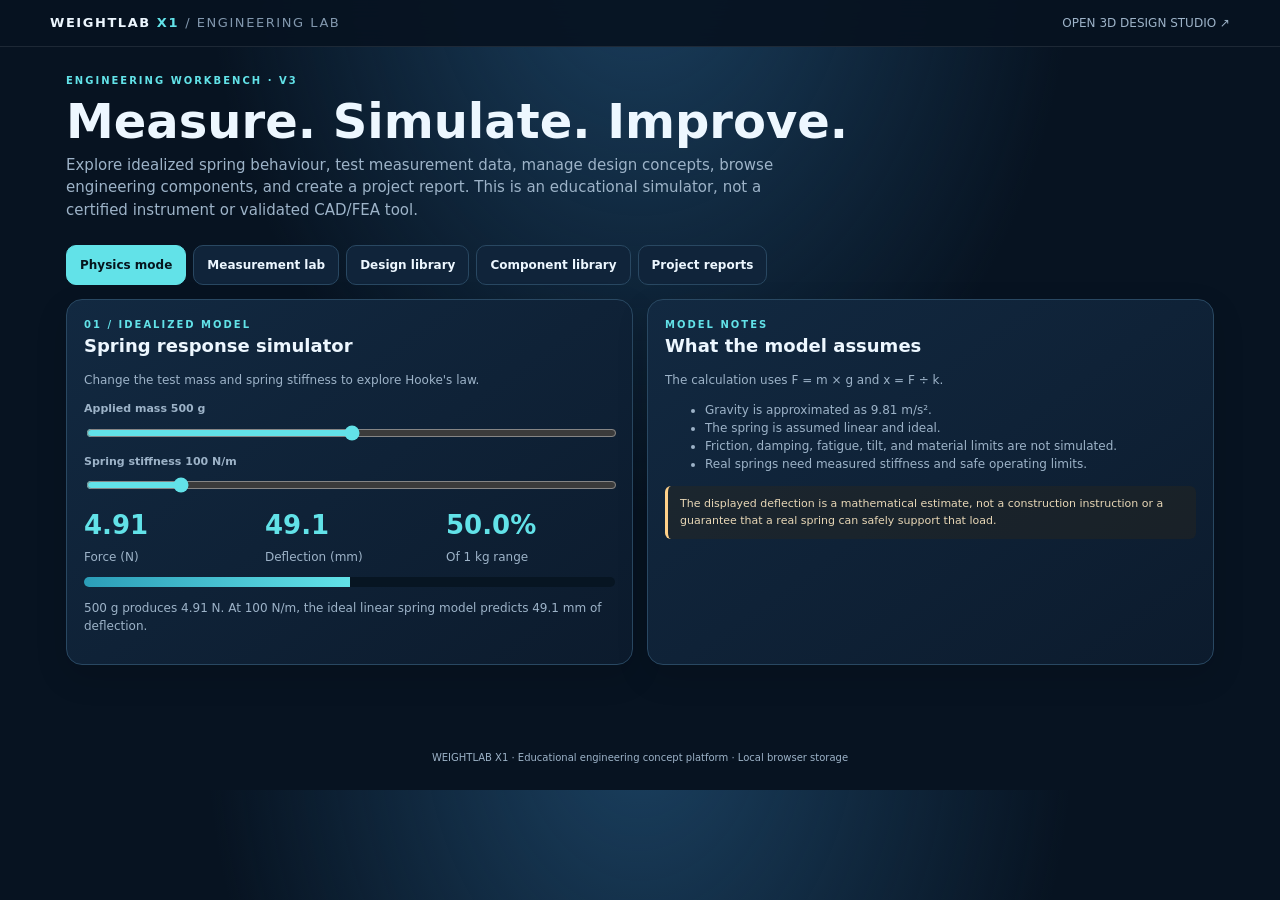
<file: weightlab_x1_engineering_lab_v3.html>
<!doctype html>
<html lang="en">
<head>
<meta charset="utf-8"><meta name="viewport" content="width=device-width,initial-scale=1">
<meta name="theme-color" content="#071321">
<title>WEIGHTLAB X1 | Engineering Lab</title>
<style>
:root{--bg:#071321;--panel:#102238;--panel2:#142b43;--line:#294862;--ink:#edf7ff;--muted:#9db3c8;--cyan:#62e2e8;--blue:#83b4ff;--green:#8ce0b4;--amber:#ffd18a;--red:#ff9aa8}
*{box-sizing:border-box}body{margin:0;background:radial-gradient(ellipse at 50% -10%,#1b4161,transparent 48%),var(--bg);color:var(--ink);font:15px/1.5 system-ui,-apple-system,"Segoe UI",sans-serif}
header{position:sticky;top:0;z-index:4;background:#071321ed;border-bottom:1px solid #ffffff18;backdrop-filter:blur(14px);padding:13px max(16px,calc((100% - 1180px)/2));display:flex;justify-content:space-between;align-items:center;gap:12px}
.brand{font-weight:900;letter-spacing:.12em;font-size:13px}.brand b{color:var(--cyan)}a{color:var(--cyan)}header a{text-decoration:none;font-size:12px;color:var(--muted)}
main{max-width:1180px;margin:auto;padding:26px 16px 60px}.hero{margin-bottom:20px}.eyebrow,.kicker{font-size:10px;letter-spacing:.2em;color:var(--cyan);font-weight:850}.hero h1{font-size:clamp(29px,5vw,48px);line-height:1.05;margin:8px 0}.hero p{max-width:760px;color:var(--muted);margin:0}
.tabs{display:flex;gap:7px;overflow:auto;padding:4px 0 14px}.tab,.btn{border:1px solid var(--line);background:#10243a;color:var(--ink);border-radius:10px;padding:10px 13px;font:inherit;font-size:12px;font-weight:750;cursor:pointer;white-space:nowrap}.tab.active,.btn.primary{background:var(--cyan);color:#06151d;border-color:var(--cyan)}.btn:hover,.tab:hover{border-color:var(--cyan)}.btn.danger{color:#ffc3cb;border-color:#754452;background:#321e2a}
.panel{display:none}.panel.active{display:block}.card{background:linear-gradient(145deg,#122941,#0c1b2d);border:1px solid var(--line);border-radius:16px;padding:17px;box-shadow:0 12px 32px #0002}.grid{display:grid;grid-template-columns:repeat(2,minmax(0,1fr));gap:14px}.grid3{display:grid;grid-template-columns:repeat(3,minmax(0,1fr));gap:12px}.card h2,.card h3{margin:0 0 5px}.card h2{font-size:18px}.card h3{font-size:14px}.sub,.muted{color:var(--muted);font-size:12px}.field{display:block;margin:12px 0;color:var(--muted);font-size:11px;font-weight:700}.field input,.field select,.field textarea{display:block;width:100%;margin-top:6px;background:#081727;color:var(--ink);border:1px solid #34516b;border-radius:9px;padding:11px;font:inherit}.field input[type=range]{padding:0;accent-color:var(--cyan)}.field textarea{min-height:75px}.row{display:flex;gap:9px;flex-wrap:wrap;align-items:center}.row>*{flex:1}.metric{font-size:26px;font-weight:900;color:var(--cyan);font-variant-numeric:tabular-nums}.metric small{font-size:11px;color:var(--muted);font-weight:600}.status{min-height:20px;color:var(--green);font-size:11px;margin-top:8px}.bar{height:10px;background:#071522;border-radius:20px;overflow:hidden;margin:9px 0}.bar i{display:block;height:100%;width:0;background:linear-gradient(90deg,#2b9db8,var(--cyan))}.tablewrap{overflow:auto}table{border-collapse:collapse;width:100%;font-size:12px}th,td{text-align:left;padding:9px;border-bottom:1px solid #ffffff17}th{color:var(--cyan)}.part{padding:11px;border:1px solid #2a4963;border-radius:10px;background:#0b1c2e}.part b{display:block;font-size:12px}.part span{font-size:10px;color:var(--muted)}.note{border-left:3px solid var(--amber);padding:10px 12px;background:#30281755;color:#e8d7b6;border-radius:6px;font-size:11px;margin-top:13px}
#report{background:white;color:#142235;padding:22px;border-radius:10px;min-height:160px}#report h2{color:#102c45}#report table{color:#142235}#report th{color:#17677a}
footer{text-align:center;color:var(--muted);font-size:10px;padding:25px}
@media(max-width:760px){.grid,.grid3{grid-template-columns:1fr}.tabs{margin-right:-16px}main{padding:20px 12px 45px}.card{padding:14px}}
@media print{body{background:white;color:#111}header,.tabs,.no-print,footer{display:none!important}main{padding:0}.panel{display:none!important}#reports{display:block!important}#report{box-shadow:none;border:0}}
</style></head>
<body>
<header><div class="brand">WEIGHTLAB <b>X1</b> <span style="color:#8298ae;font-weight:500">/ ENGINEERING LAB</span></div><a href="weightlab_x1_design_studio_v2.html">OPEN 3D DESIGN STUDIO ↗</a></header>
<main>
<section class="hero"><div class="eyebrow">ENGINEERING WORKBENCH · V3</div><h1>Measure. Simulate. Improve.</h1><p>Explore idealized spring behaviour, test measurement data, manage design concepts, browse engineering components, and create a project report. This is an educational simulator, not a certified instrument or validated CAD/FEA tool.</p></section>
<nav class="tabs no-print" id="tabs">
<button class="tab active" data-tab="physics">Physics mode</button><button class="tab" data-tab="measurement">Measurement lab</button><button class="tab" data-tab="library">Design library</button><button class="tab" data-tab="components">Component library</button><button class="tab" data-tab="reports">Project reports</button>
</nav>

<section class="panel active" id="physics">
<div class="grid">
<div class="card"><div class="kicker">01 / IDEALIZED MODEL</div><h2>Spring response simulator</h2><p class="sub">Change the test mass and spring stiffness to explore Hooke's law.</p>
<label class="field">Applied mass <b id="massLabel">500 g</b><input id="mass" type="range" min="0" max="1000" step="10" value="500"></label>
<label class="field">Spring stiffness <b id="kLabel">100 N/m</b><input id="stiffness" type="range" min="20" max="500" step="5" value="100"></label>
<div class="grid3"><div><div class="metric" id="force">4.91</div><small class="muted">Force (N)</small></div><div><div class="metric" id="deflection">49.1</div><small class="muted">Deflection (mm)</small></div><div><div class="metric" id="load">4.9%</div><small class="muted">Of 1 kg range</small></div></div>
<div class="bar"><i id="springBar"></i></div><p class="sub" id="physicsExplain">A 500 g mass creates about 4.91 N of weight force under standard gravity.</p></div>
<div class="card"><div class="kicker">MODEL NOTES</div><h2>What the model assumes</h2><p class="sub">The calculation uses F = m × g and x = F ÷ k.</p><ul class="sub"><li>Gravity is approximated as 9.81 m/s².</li><li>The spring is assumed linear and ideal.</li><li>Friction, damping, fatigue, tilt, and material limits are not simulated.</li><li>Real springs need measured stiffness and safe operating limits.</li></ul><div class="note">The displayed deflection is a mathematical estimate, not a construction instruction or a guarantee that a real spring can safely support that load.</div></div>
</div>
</section>

<section class="panel" id="measurement">
<div class="grid">
<div class="card"><div class="kicker">02 / MEASUREMENT LAB</div><h2>Calibration and test readings</h2><p class="sub">Enter a known reference mass and the simulator's sensor output. Create a simple linear calibration from your entered points.</p>
<div class="row"><label class="field">Reference mass (g)<input id="refMass" type="number" min="0" max="1000" step="1" value="100"></label><label class="field">Sensor output (units)<input id="sensorOut" type="number" step="0.01" value="1.00"></label></div>
<div class="row"><button class="btn primary" id="addReading">Add calibration point</button><button class="btn" id="clearReadings">Clear points</button></div>
<div class="status" id="measureStatus"></div>
<div class="tablewrap"><table><thead><tr><th>Point</th><th>Reference (g)</th><th>Output</th></tr></thead><tbody id="readingRows"><tr><td colspan="3" class="muted">No points yet.</td></tr></tbody></table></div></div>
<div class="card"><div class="kicker">LIVE ESTIMATE</div><h2>Convert a sensor reading</h2><label class="field">Measured sensor output<input id="testOut" type="number" step="0.01" value="3.00"></label><div class="metric" id="estimate">Not calibrated</div><p class="sub" id="calibrationInfo">Add at least two distinct calibration points to calculate a straight-line estimate.</p><div class="note">This is a simplified linear calibration. Real sensor systems may be nonlinear and require zeroing, repeatability checks, uncertainty analysis, and independent validation.</div></div>
</div>
</section>

<section class="panel" id="library">
<div class="grid">
<div class="card"><div class="kicker">03 / PROJECT MANAGER</div><h2>Save a design concept</h2><label class="field">Project name<input id="projectName" placeholder="e.g. Optical Spring Scale"></label><label class="field">Description<textarea id="projectDesc" placeholder="Purpose, sensor choice, frame concept, and next test..."></textarea></label><label class="field">Design status<select id="projectStatus"><option>Concept</option><option>In progress</option><option>Ready for prototype review</option><option>Tested prototype</option></select></label><button class="btn primary" id="saveProject">Save project</button><div class="status" id="projectStatusMsg"></div></div>
<div class="card"><div class="kicker">SAVED LOCALLY</div><h2>Your design library</h2><p class="sub">Projects are stored in this browser on this device. Export a backup if you need to move them.</p><div id="projectList" class="sub">No projects saved yet.</div><div class="row" style="margin-top:12px"><button class="btn" id="exportProjects">Export backup</button><label class="btn" for="importProjects" style="text-align:center">Import backup</label><input id="importProjects" type="file" accept="application/json" hidden></div></div>
</div>
</section>

<section class="panel" id="components">
<div class="card"><div class="kicker">04 / EXPANDED COMPONENT LIBRARY</div><h2>Engineering component reference</h2><p class="sub">A broader catalogue of parts to consider in your concepts. Select a family to filter the list.</p>
<label class="field">Component family<select id="family"><option value="all">All families</option><option>Mechanical</option><option>Sensing</option><option>Electronics</option><option>Structure</option><option>Calibration</option></select></label>
<div class="grid3" id="componentList"></div></div>
</section>

<section class="panel" id="reports">
<div class="grid no-print">
<div class="card"><div class="kicker">05 / REPORT GENERATOR</div><h2>Build a project report</h2><p class="sub">Choose a saved project and include the current calibration table.</p><label class="field">Project<select id="reportProject"><option value="">General WEIGHTLAB X1 report</option></select></label><label class="field">Prepared by<input id="preparedBy" placeholder="Student / team name"></label><label class="field">Report notes<textarea id="reportNotes" placeholder="What did you learn? What should be tested next?"></textarea></label><button class="btn primary" id="makeReport">Generate report</button><button class="btn" id="printReport">Print / Save as PDF</button></div>
<div class="card"><h2>Report contents</h2><ul class="sub"><li>Project overview and status</li><li>Engineering simulation assumptions</li><li>Calibration points entered in the lab</li><li>Limitations and next steps</li></ul><div class="note">Reports distinguish simulated calculations from actual prototype measurements. Only enter real test data when you have actually measured it.</div></div>
</div>
<div id="report" style="margin-top:14px"><h2>WEIGHTLAB X1 · Project report</h2><p>Generate a report to preview it here.</p></div>
</section>
</main><footer>WEIGHTLAB X1 · Educational engineering concept platform · Local browser storage</footer>
<script>
const $=id=>document.getElementById(id);
document.querySelectorAll('.tab').forEach(b=>b.addEventListener('click',()=>{document.querySelectorAll('.tab').forEach(x=>x.classList.toggle('active',x===b));document.querySelectorAll('.panel').forEach(x=>x.classList.toggle('active',x.id===b.dataset.tab));}));
function physics(){let m=+$('mass').value,k=+$('stiffness').value,F=m/1000*9.81,x=F/k*1000;$('massLabel').textContent=m+' g';$('kLabel').textContent=k+' N/m';$('force').textContent=F.toFixed(2);$('deflection').textContent=x.toFixed(1);$('load').textContent=(m/1000*100).toFixed(1)+'%';$('springBar').style.width=(m/1000*100)+'%';$('physicsExplain').textContent=`${m} g produces ${F.toFixed(2)} N. At ${k} N/m, the ideal linear spring model predicts ${x.toFixed(1)} mm of deflection.`;}
$('mass').addEventListener('input',physics);$('stiffness').addEventListener('input',physics);physics();
let readings=[];function drawReadings(){ $('readingRows').innerHTML=readings.length?readings.map((r,i)=>`<tr><td>${i+1}</td><td>${r.mass.toFixed(1)}</td><td>${r.out.toFixed(3)}</td></tr>`).join(''):'<tr><td colspan="3" class="muted">No points yet.</td></tr>';calibrate();}
function calibrate(){let info=$('calibrationInfo'),out=+$('testOut').value;if(readings.length<2){$('estimate').textContent='Not calibrated';info.textContent='Add at least two distinct calibration points.';return;}let xs=readings.map(r=>r.out),ys=readings.map(r=>r.mass),xm=xs.reduce((a,b)=>a+b,0)/xs.length,ym=ys.reduce((a,b)=>a+b,0)/ys.length,den=xs.reduce((s,x)=>s+(x-xm)**2,0);if(den===0){$('estimate').textContent='Need distinct outputs';info.textContent='Calibration outputs must not all be identical.';return;}let slope=xs.reduce((s,x,i)=>s+(x-xm)*(ys[i]-ym),0)/den,intercept=ym-slope*xm;$('estimate').textContent=(slope*out+intercept).toFixed(1)+' g';info.textContent=`Linear fit: mass = ${slope.toFixed(3)} × output + ${intercept.toFixed(3)}. Based on ${readings.length} entered points.`;}
$('addReading').onclick=()=>{let mass=+$('refMass').value,out=+$('sensorOut').value;if(!Number.isFinite(mass)||!Number.isFinite(out)||mass<0||mass>1000){$('measureStatus').textContent='Enter a mass from 0 to 1,000 g and a valid output.';return;}readings.push({mass,out});drawReadings();$('measureStatus').textContent='Calibration point added.';};
$('clearReadings').onclick=()=>{readings=[];drawReadings();$('measureStatus').textContent='Calibration points cleared.';};$('testOut').addEventListener('input',calibrate);
let projects=JSON.parse(localStorage.getItem('wlx_projects')||'[]');function renderProjects(){ $('projectList').innerHTML=projects.length?projects.map((p,i)=>`<div class="part" style="margin:8px 0"><b>${esc(p.name)}</b><span>${esc(p.status)} · ${new Date(p.date).toLocaleDateString()}</span><p>${esc(p.desc||'No description')}</p><button class="btn danger" data-del="${i}">Delete</button></div>`).join(''):'No projects saved yet.';document.querySelectorAll('[data-del]').forEach(b=>b.onclick=()=>{projects.splice(+b.dataset.del,1);storeProjects();});$('reportProject').innerHTML='<option value="">General WEIGHTLAB X1 report</option>'+projects.map((p,i)=>`<option value="${i}">${esc(p.name)}</option>`).join('');}
function esc(s){return String(s).replace(/[&<>"']/g,c=>({'&':'&amp;','<':'&lt;','>':'&gt;','"':'&quot;',"'":'&#39;'}[c]));}
function storeProjects(){localStorage.setItem('wlx_projects',JSON.stringify(projects));renderProjects();}
$('saveProject').onclick=()=>{let name=$('projectName').value.trim();if(!name){$('projectStatusMsg').textContent='Give your project a name first.';return;}projects.push({name,desc:$('projectDesc').value,status:$('projectStatus').value,date:new Date().toISOString()});storeProjects();$('projectStatusMsg').textContent='Project saved on this device.';$('projectName').value='';$('projectDesc').value='';};
$('exportProjects').onclick=()=>download('weightlab-projects.json',JSON.stringify(projects,null,2),'application/json');
$('importProjects').onchange=async e=>{try{let data=JSON.parse(await e.target.files[0].text());if(!Array.isArray(data))throw Error();projects=projects.concat(data.filter(x=>x&&x.name));storeProjects();}catch{alert('That backup file could not be read.');}};
renderProjects();
const components=[
['Compression spring','Mechanical','Stores energy and creates displacement under axial load.'],['Extension spring','Mechanical','Works in tension; measure its force-extension behaviour.'],['Leaf spring','Mechanical','A flexible strip that bends under load.'],['Lever and pivot','Mechanical','Changes force and displacement through lever geometry.'],['Four-bar linkage','Mechanical','Connected links guide or transform motion.'],['Guide rail and bushing','Mechanical','Helps constrain platform movement; friction and alignment matter.'],['Optical interrupter','Sensing','Detects interruption of a light path.'],['Hall-effect sensor','Sensing','Detects magnetic-field changes.'],['Capacitive displacement sensor','Sensing','Measures changes in capacitance caused by spacing.'],['Ultrasonic distance module','Sensing','Measures distance using sound pulses.'],['Linear potentiometer','Sensing','Converts slider position into a changing electrical signal.'],['Infrared reflectance sensor','Sensing','Detects reflected infrared light.'],['Microcontroller','Electronics','Reads signals and performs calculations.'],['Analog-to-digital converter','Electronics','Converts analog voltage into digital samples.'],['LCD / OLED display','Electronics','Shows readings, units, and status.'],['Regulated power supply','Electronics','Provides stable power for sensing and processing.'],['Aluminium extrusion frame','Structure','Modular structural frame concept.'],['Cross-brace','Structure','Can improve frame stiffness when designed correctly.'],['Levelling foot','Structure','Adjusts contact height and helps reduce rocking.'],['Reference mass set','Calibration','Known masses used to check and calibrate a scale.'],['Calibration curve','Calibration','Maps sensor output to estimated mass.'],['Repeatability test','Calibration','Checks how closely repeated measurements agree.']];
function drawComponents(){let f=$('family').value;let list=components.filter(c=>f==='all'||c[1]===f);$('componentList').innerHTML=list.map(c=>`<article class="part"><b>${esc(c[0])}</b><span>${esc(c[1])}</span><p class="sub">${esc(c[2])}</p></article>`).join('');}
$('family').onchange=drawComponents;drawComponents();
$('makeReport').onclick=()=>{let p=$('reportProject').value===''?null:projects[+$('reportProject').value],title=p?p.name:'WEIGHTLAB X1 Engineering Project';let points=readings.map((r,i)=>`<tr><td>${i+1}</td><td>${r.mass.toFixed(1)} g</td><td>${r.out.toFixed(3)}</td></tr>`).join('');$('report').innerHTML=`<h2>WEIGHTLAB X1 · Engineering Project Report</h2><p><b>Project:</b> ${esc(title)}<br><b>Prepared by:</b> ${esc($('preparedBy').value||'Not specified')}<br><b>Date:</b> ${new Date().toLocaleDateString()}<br><b>Status:</b> ${esc(p?p.status:'General report')}</p><h3>1. Project overview</h3><p>${esc(p?p.desc:'This report summarizes the WEIGHTLAB X1 educational engineering workspace.')}</p><h3>2. Simulation snapshot</h3><p>Applied mass: ${$('mass').value} g · Spring stiffness: ${$('stiffness').value} N/m · Ideal force: ${$('force').textContent} N · Ideal deflection: ${$('deflection').textContent} mm.</p><h3>3. Calibration points entered</h3><table><thead><tr><th>#</th><th>Reference mass</th><th>Sensor output</th></tr></thead><tbody>${points||'<tr><td colspan="3">No calibration points entered.</td></tr>'}</tbody></table><h3>4. Notes and next steps</h3><p>${esc($('reportNotes').value||'No additional notes supplied.')}</p><h3>5. Limitations</h3><p>Spring calculations use an ideal linear model. Calibration uses a straight-line fit. These results are educational simulations or user-entered data, not independently verified prototype performance. Real hardware requires safe mechanical design, calibration, repeatability testing, and validation.</p><p><b>WEIGHTLAB X1</b> · Educational engineering concept platform</p>`;};
$('printReport').onclick=()=>{document.querySelectorAll('.panel').forEach(x=>x.classList.remove('active'));$('reports').classList.add('active');window.print();};
function download(name,data,type){let a=document.createElement('a'),u=URL.createObjectURL(new Blob([data],{type}));a.href=u;a.download=name;a.click();URL.revokeObjectURL(u);}
</script></body></html>
</file>
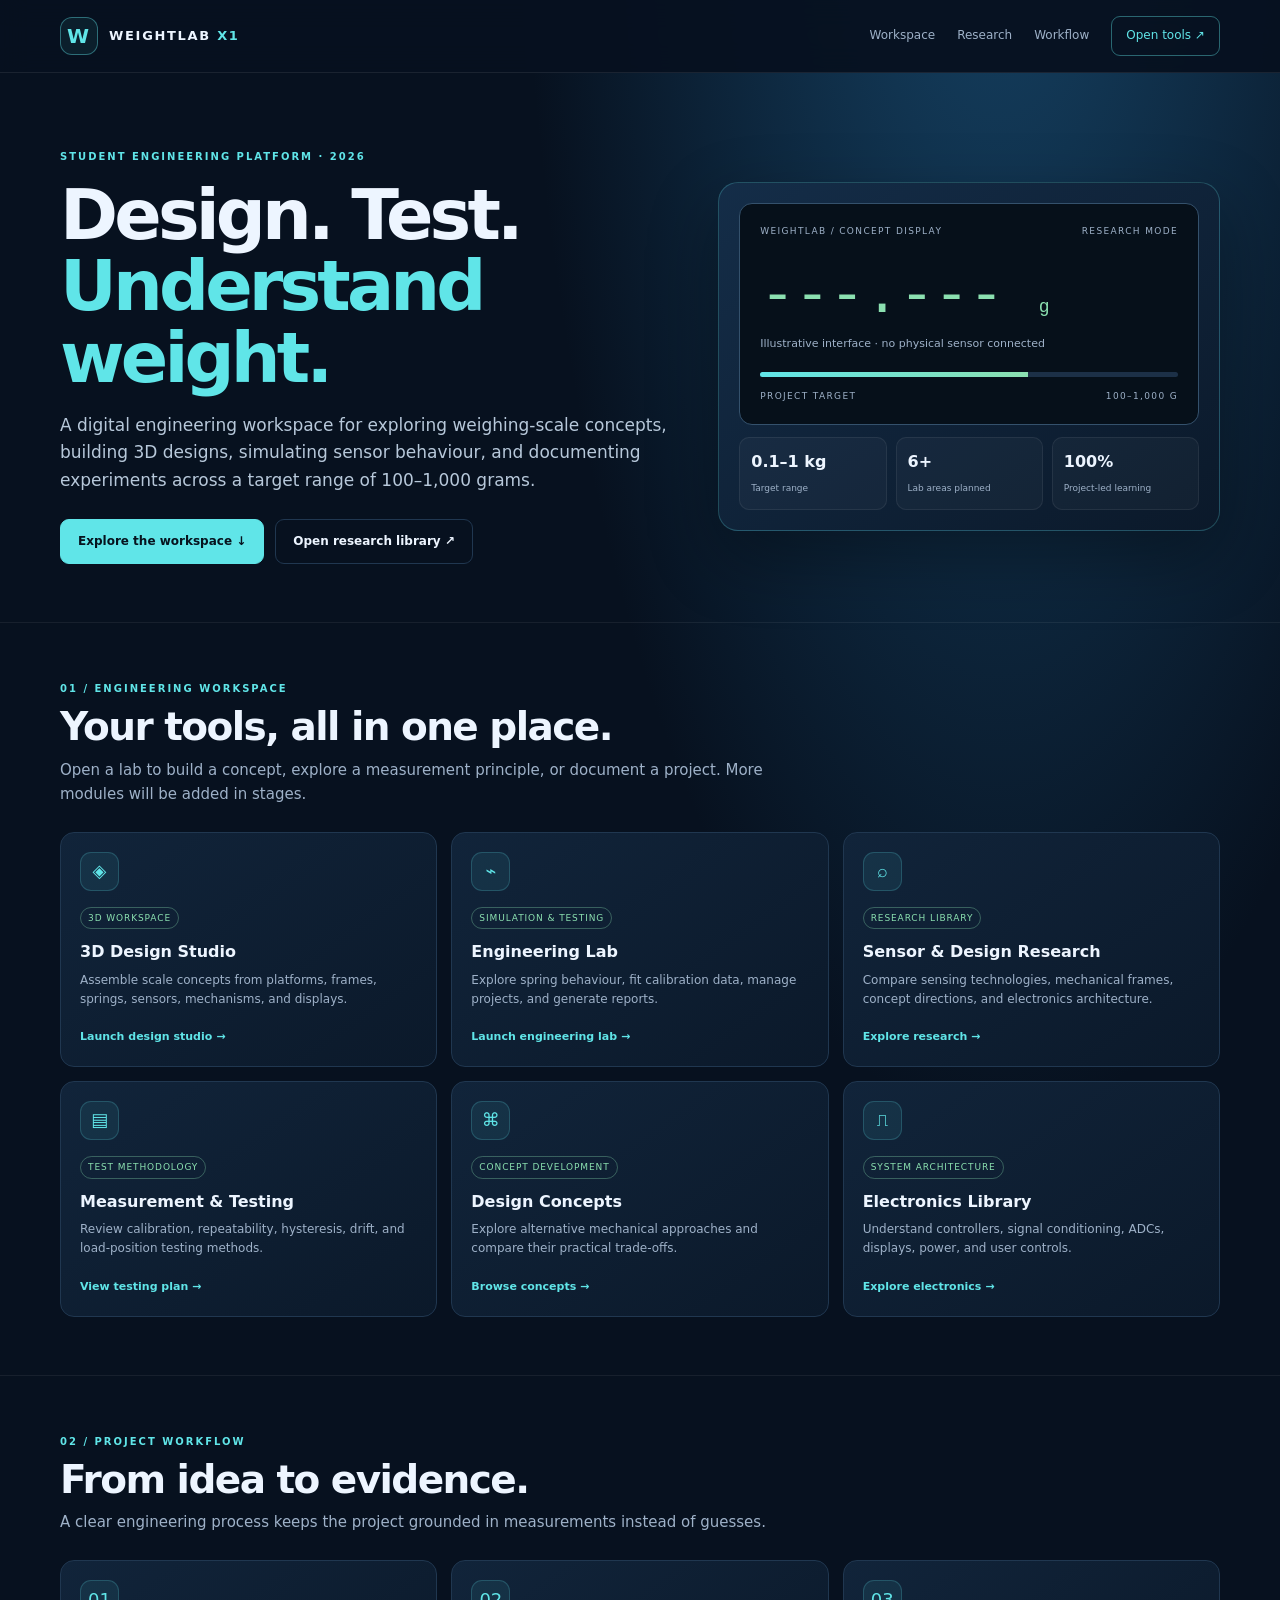
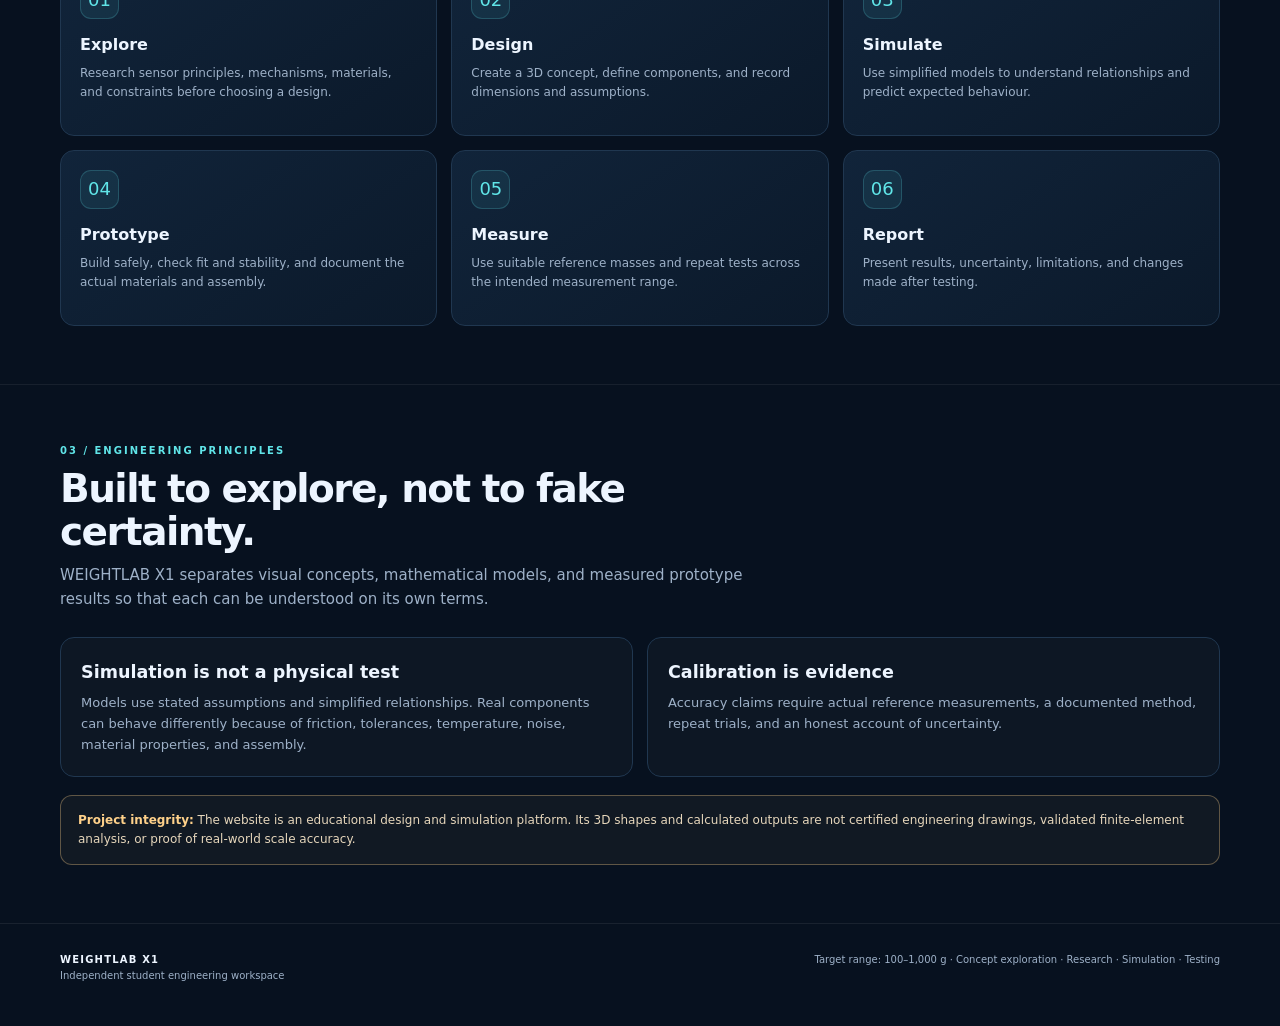
<file: weightlab_x1_homepage_redesign_preview.html>
<!DOCTYPE html>
<html lang="en">
<head>
<meta charset="UTF-8">
<meta name="viewport" content="width=device-width, initial-scale=1.0">
<meta name="theme-color" content="#07111f">
<meta name="description" content="WEIGHTLAB X1 engineering workspace for weighing-scale design, simulation, testing and research.">
<title>WEIGHTLAB X1 | Engineering Workspace</title>
<style>
:root{--bg:#07111f;--panel:#0d1b2d;--panel2:#11243a;--line:#203750;--text:#edf5ff;--muted:#9eb1c8;--cyan:#60e5e8;--blue:#82aaff;--green:#8be0b0;--amber:#ffd18a}
*{box-sizing:border-box}html{scroll-behavior:smooth}body{margin:0;background:radial-gradient(ellipse at 78% -10%,#164568 0,transparent 34%),var(--bg);color:var(--text);font:15px/1.6 Inter,system-ui,-apple-system,Segoe UI,Roboto,Arial,sans-serif}a{color:inherit;text-decoration:none}.wrap{width:min(1160px,calc(100% - 36px));margin:auto}
header{position:sticky;top:0;z-index:5;background:#07111feF;border-bottom:1px solid #ffffff14;backdrop-filter:blur(14px)}.nav{height:72px;display:flex;align-items:center;justify-content:space-between;gap:18px}.brand{display:flex;align-items:center;gap:11px;font-weight:850;letter-spacing:.13em;font-size:13px}.logo{width:38px;height:38px;display:grid;place-items:center;border:1px solid #60e5e866;border-radius:12px;color:var(--cyan);font-size:20px;background:#60e5e811}.navlinks{display:flex;gap:22px;align-items:center;color:var(--muted);font-size:12px}.navlinks a:hover{color:var(--cyan)}.navcta{padding:9px 14px;border:1px solid #60e5e866;border-radius:9px;color:var(--cyan)}
.hero{padding:76px 0 58px;display:grid;grid-template-columns:1.1fr .9fr;gap:45px;align-items:center}.eyebrow,.kicker{color:var(--cyan);font-size:10px;letter-spacing:.2em;text-transform:uppercase;font-weight:850}.hero h1{font-size:clamp(42px,6vw,70px);line-height:1.02;letter-spacing:-.055em;margin:15px 0 18px}.hero h1 span{color:var(--cyan)}.lead{max-width:620px;color:#b7c8da;font-size:17px}.actions{display:flex;gap:11px;flex-wrap:wrap;margin-top:25px}.btn{display:inline-flex;align-items:center;justify-content:center;padding:12px 17px;border-radius:9px;background:var(--cyan);color:#06131e;font-weight:800;font-size:12px;border:1px solid var(--cyan)}.btn.secondary{background:transparent;color:var(--text);border-color:var(--line)}.visual{padding:20px;border:1px solid #60e5e83d;border-radius:20px;background:linear-gradient(145deg,#142d48,#0b192a);box-shadow:0 25px 70px #0005}.display{background:#06101a;border:1px solid #34516c;border-radius:13px;padding:20px}.displaytop{display:flex;justify-content:space-between;color:var(--muted);font-size:9px;letter-spacing:.15em}.digits{font:500 clamp(40px,5vw,58px)/1.2 ui-monospace,monospace;color:var(--green);margin:24px 0 3px}.sub{font-size:11px;color:var(--muted)}.bar{height:5px;border-radius:8px;background:#1c3047;margin:20px 0 12px;overflow:hidden}.bar span{display:block;width:64%;height:100%;background:linear-gradient(90deg,var(--cyan),var(--green))}.stats{display:grid;grid-template-columns:repeat(3,1fr);gap:9px;margin-top:12px}.stat{background:#ffffff08;border:1px solid #ffffff12;padding:11px;border-radius:10px}.stat b{display:block;font-size:16px}.stat small{font-size:9px;color:var(--muted)}
section{padding:58px 0;border-top:1px solid #ffffff10}.head{max-width:720px;margin-bottom:26px}.head h2{font-size:clamp(27px,4vw,39px);line-height:1.1;letter-spacing:-.04em;margin:9px 0}.head p{color:var(--muted);margin:0}.grid{display:grid;grid-template-columns:repeat(3,1fr);gap:14px}.card{background:linear-gradient(145deg,#11243a,#0b192a);border:1px solid var(--line);border-radius:14px;padding:19px;transition:.2s;min-height:175px}.card:hover{transform:translateY(-3px);border-color:#60e5e877}.icon{width:39px;height:39px;border-radius:11px;display:grid;place-items:center;background:#60e5e814;border:1px solid #60e5e833;color:var(--cyan);font-size:18px;margin-bottom:13px}.card h3{font-size:16px;margin:0 0 6px}.card p{font-size:12px;color:var(--muted);margin:0 0 14px}.link{color:var(--cyan);font-size:11px;font-weight:800}.label{display:inline-block;font-size:9px;letter-spacing:.1em;text-transform:uppercase;color:var(--green);border:1px solid #8be0b055;padding:3px 7px;border-radius:30px;margin-bottom:10px}.split{display:grid;grid-template-columns:1fr 1fr;gap:14px}.feature{background:#ffffff06;border:1px solid var(--line);border-radius:14px;padding:20px}.feature h3{margin:0 0 7px}.feature p{color:var(--muted);font-size:13px;margin:0}.notice{margin-top:18px;border:1px solid #ffd18a55;background:#ffd18a0b;border-radius:12px;padding:15px 17px;color:#e6d6bb;font-size:12px}.notice strong{color:var(--amber)}footer{padding:28px 0 42px;border-top:1px solid #ffffff12;color:var(--muted);font-size:10px}.foot{display:flex;justify-content:space-between;gap:15px;flex-wrap:wrap}
@media(max-width:820px){.hero{grid-template-columns:1fr;gap:25px;padding-top:52px}.grid{grid-template-columns:repeat(2,1fr)}.navlinks a:not(.navcta){display:none}}
@media(max-width:560px){.wrap{width:calc(100% - 28px)}.grid,.split{grid-template-columns:1fr}.nav{height:62px}.hero{padding:44px 0}.card{min-height:0}.stats{grid-template-columns:repeat(3,1fr)}}
</style>
</head>
<body>
<header><div class="wrap nav">
<a class="brand" href="#top"><span class="logo">W</span><span>WEIGHTLAB <span style="color:var(--cyan)">X1</span></span></a>
<nav class="navlinks"><a href="#workspace">Workspace</a><a href="#research">Research</a><a href="#workflow">Workflow</a><a class="navcta" href="#workspace">Open tools ↗</a></nav>
</div></header>
<main id="top">
<div class="wrap hero">
<div><div class="eyebrow">Student engineering platform · 2026</div>
<h1>Design. Test.<br><span>Understand weight.</span></h1>
<p class="lead">A digital engineering workspace for exploring weighing-scale concepts, building 3D designs, simulating sensor behaviour, and documenting experiments across a target range of 100–1,000 grams.</p>
<div class="actions"><a class="btn" href="#workspace">Explore the workspace ↓</a><a class="btn secondary" href="index.html#sensors">Open research library ↗</a></div></div>
<div class="visual"><div class="display"><div class="displaytop"><span>WEIGHTLAB / CONCEPT DISPLAY</span><span>RESEARCH MODE</span></div><div class="digits">---.--- <span style="font-size:18px">g</span></div><div class="sub">Illustrative interface · no physical sensor connected</div><div class="bar"><span></span></div><div class="displaytop"><span>PROJECT TARGET</span><span>100–1,000 G</span></div></div><div class="stats"><div class="stat"><b>0.1–1 kg</b><small>Target range</small></div><div class="stat"><b>6+</b><small>Lab areas planned</small></div><div class="stat"><b>100%</b><small>Project-led learning</small></div></div></div>
</div>
<section id="workspace"><div class="wrap"><div class="head"><div class="kicker">01 / Engineering workspace</div><h2>Your tools, all in one place.</h2><p>Open a lab to build a concept, explore a measurement principle, or document a project. More modules will be added in stages.</p></div>
<div class="grid">
<a class="card" href="weightlab_x1_design_studio_v2.html"><div class="icon">◈</div><span class="label">3D workspace</span><h3>3D Design Studio</h3><p>Assemble scale concepts from platforms, frames, springs, sensors, mechanisms, and displays.</p><span class="link">Launch design studio →</span></a>
<a class="card" href="weightlab_x1_engineering_lab_v3.html"><div class="icon">⌁</div><span class="label">Simulation & testing</span><h3>Engineering Lab</h3><p>Explore spring behaviour, fit calibration data, manage projects, and generate reports.</p><span class="link">Launch engineering lab →</span></a>
<a class="card" href="index.html#sensors"><div class="icon">⌕</div><span class="label">Research library</span><h3>Sensor & Design Research</h3><p>Compare sensing technologies, mechanical frames, concept directions, and electronics architecture.</p><span class="link">Explore research →</span></a>
<a class="card" href="index.html#testing"><div class="icon">▤</div><span class="label">Test methodology</span><h3>Measurement & Testing</h3><p>Review calibration, repeatability, hysteresis, drift, and load-position testing methods.</p><span class="link">View testing plan →</span></a>
<a class="card" href="index.html#concepts"><div class="icon">⌘</div><span class="label">Concept development</span><h3>Design Concepts</h3><p>Explore alternative mechanical approaches and compare their practical trade-offs.</p><span class="link">Browse concepts →</span></a>
<a class="card" href="index.html#electronics"><div class="icon">⎍</div><span class="label">System architecture</span><h3>Electronics Library</h3><p>Understand controllers, signal conditioning, ADCs, displays, power, and user controls.</p><span class="link">Explore electronics →</span></a>
</div></div></section>
<section id="workflow"><div class="wrap"><div class="head"><div class="kicker">02 / Project workflow</div><h2>From idea to evidence.</h2><p>A clear engineering process keeps the project grounded in measurements instead of guesses.</p></div>
<div class="grid">
<div class="card"><div class="icon">01</div><h3>Explore</h3><p>Research sensor principles, mechanisms, materials, and constraints before choosing a design.</p></div>
<div class="card"><div class="icon">02</div><h3>Design</h3><p>Create a 3D concept, define components, and record dimensions and assumptions.</p></div>
<div class="card"><div class="icon">03</div><h3>Simulate</h3><p>Use simplified models to understand relationships and predict expected behaviour.</p></div>
<div class="card"><div class="icon">04</div><h3>Prototype</h3><p>Build safely, check fit and stability, and document the actual materials and assembly.</p></div>
<div class="card"><div class="icon">05</div><h3>Measure</h3><p>Use suitable reference masses and repeat tests across the intended measurement range.</p></div>
<div class="card"><div class="icon">06</div><h3>Report</h3><p>Present results, uncertainty, limitations, and changes made after testing.</p></div>
</div></div></section>
<section id="research"><div class="wrap"><div class="head"><div class="kicker">03 / Engineering principles</div><h2>Built to explore, not to fake certainty.</h2><p>WEIGHTLAB X1 separates visual concepts, mathematical models, and measured prototype results so that each can be understood on its own terms.</p></div>
<div class="split"><div class="feature"><h3>Simulation is not a physical test</h3><p>Models use stated assumptions and simplified relationships. Real components can behave differently because of friction, tolerances, temperature, noise, material properties, and assembly.</p></div><div class="feature"><h3>Calibration is evidence</h3><p>Accuracy claims require actual reference measurements, a documented method, repeat trials, and an honest account of uncertainty.</p></div></div>
<div class="notice"><strong>Project integrity:</strong> The website is an educational design and simulation platform. Its 3D shapes and calculated outputs are not certified engineering drawings, validated finite-element analysis, or proof of real-world scale accuracy.</div>
</div></section>
</main>
<footer><div class="wrap foot"><div><strong style="color:var(--text);letter-spacing:.12em">WEIGHTLAB X1</strong><br>Independent student engineering workspace</div><div>Target range: 100–1,000 g · Concept exploration · Research · Simulation · Testing</div></div></footer>
</body></html>
</file>
<file: scale.css>
:root {
  --bg: #07111f;
  --panel: #0d1b2d;
  --panel2: #11243a;
  --line: #203750;
  --text: #edf5ff;
  --muted: #9eb1c8;
  --cyan: #60e5e8;
  --green: #8be0b0;
  --amber: #ffd18a;
  --red: #ff9caa;
  color-scheme: dark;
}
* {
  box-sizing: border-box;
}
html {
  scroll-behavior: smooth;
}
body {
  margin: 0;
  background:
    radial-gradient(ellipse at 80% 0, #164568 0, transparent 30%), var(--bg);
  color: var(--text);
  font:
    15px/1.6 Inter,
    system-ui,
    -apple-system,
    Segoe UI,
    Roboto,
    Arial,
    sans-serif;
}
a {
  color: inherit;
  text-decoration: none;
}
a:hover {
  color: var(--cyan);
}
.wrap {
  width: min(1260px, calc(100% - 40px));
  margin: auto;
}
header {
  background: #07111feb;
  border-bottom: 1px solid #ffffff14;
}
.nav {
  height: 76px;
  display: flex;
  align-items: center;
  justify-content: space-between;
  gap: 16px;
}
.brand {
  display: flex;
  align-items: center;
  gap: 10px;
  font-weight: 850;
  letter-spacing: 0.1em;
  font-size: 13px;
}
.logo {
  width: 36px;
  height: 36px;
  display: grid;
  place-items: center;
  border: 1px solid #60e5e866;
  border-radius: 11px;
  color: var(--cyan);
  background: #60e5e811;
  font-size: 20px;
}
.accent,
.text-link {
  color: var(--cyan);
}
.nav-actions {
  display: flex;
  align-items: center;
  gap: 20px;
  font-size: 12px;
}
.page-head {
  display: flex;
  align-items: end;
  justify-content: space-between;
  gap: 22px;
  padding: 45px 0 24px;
}
.eyebrow {
  font-size: 10px;
  letter-spacing: 0.18em;
  color: var(--cyan);
  font-weight: 850;
}
.page-head h1 {
  font-size: clamp(34px, 5vw, 52px);
  letter-spacing: -0.05em;
  line-height: 1.15;
  margin: 10px 0;
}
.page-head p {
  max-width: 710px;
  margin: 0;
  color: var(--muted);
}
.text-link {
  font-size: 12px;
  font-weight: 750;
}
.compat-banner {
  padding: 11px 15px;
  background: #60e5e80a;
  border: 1px solid #60e5e833;
  border-radius: 10px;
  font-size: 12px;
  margin-bottom: 24px;
  color: #c3d8e9;
}
.compat-banner.warning {
  border-color: #ffd18a55;
  background: #ffd18a0a;
  color: var(--amber);
}
.workspace {
  display: grid;
  grid-template-columns: 390px minmax(0, 1fr);
  gap: 22px;
  align-items: start;
}
.panel {
  background: linear-gradient(145deg, #11243a, #0b192a);
  border: 1px solid var(--line);
  border-radius: 15px;
  padding: 22px;
  min-width: 0;
}
.panel-head {
  display: flex;
  justify-content: space-between;
  align-items: center;
  gap: 10px;
  margin-bottom: 18px;
}
h2 {
  font-size: 18px;
  letter-spacing: -0.025em;
  margin: 0;
}
h3 {
  margin: 0 0 8px;
  font-size: 17px;
}
.muted,
.hint {
  color: var(--muted);
}
.small {
  font-size: 10px;
}
.transport-tabs {
  display: flex;
  padding: 4px;
  gap: 3px;
  background: #07111f;
  border: 1px solid var(--line);
  border-radius: 10px;
  margin-bottom: 18px;
}
.transport-tabs button {
  flex: 1;
  font-size: 11px;
  border: 0;
  padding: 10px 3px;
  background: transparent;
  border-radius: 7px;
  white-space: nowrap;
}
.transport-tabs button[aria-selected="true"] {
  background: #60e5e818;
  color: var(--cyan);
}
button,
input,
select {
  font: inherit;
}
button {
  border: 1px solid var(--line);
  border-radius: 8px;
  padding: 10px 13px;
  color: var(--text);
  background: #ffffff06;
  font-weight: 700;
  font-size: 12px;
  cursor: pointer;
  transition:
    background 0.15s,
    border-color 0.15s;
}
button:hover:not(:disabled) {
  border-color: var(--cyan);
  background: #60e5e815;
}
button:disabled {
  opacity: 0.4;
  cursor: not-allowed;
}
button:focus-visible,
a:focus-visible,
input:focus-visible,
select:focus-visible,
summary:focus-visible {
  outline: 2px solid var(--cyan);
  outline-offset: 3px;
}
.primary {
  background: var(--cyan);
  border-color: var(--cyan);
  color: #06131e;
}
.primary:hover:not(:disabled) {
  background: #8aedef;
}
label {
  font-size: 11px;
  font-weight: 650;
  display: block;
  color: #c7d7e9;
  margin: 14px 0 6px;
}
input,
select {
  width: 100%;
  background: #071321;
  border: 1px solid #2b425b;
  border-radius: 8px;
  color: var(--text);
  font-size: 12px;
  padding: 10px;
  min-height: 41px;
}
input::placeholder {
  color: #718aa5;
}
fieldset {
  margin: 0;
  padding: 0;
  border: 0;
  min-width: 0;
}
.field-pair {
  display: grid;
  grid-template-columns: 1fr 1fr;
  gap: 12px;
}
.hint {
  font-size: 11px;
  line-height: 1.7;
  margin: 12px 0;
}
.hint.warning {
  color: #e4c59a;
}
details {
  margin-top: 17px;
}
summary {
  cursor: pointer;
  font-size: 12px;
  font-weight: 750;
  color: #c9d8e9;
}
code {
  font:
    11px/1.6 ui-monospace,
    monospace;
  color: var(--cyan);
  overflow-wrap: anywhere;
}
.connection-actions {
  display: flex;
  gap: 10px;
  margin-top: 20px;
}
.connection-actions .primary {
  flex: 1;
}
.connection-message {
  font-size: 12px;
  color: var(--muted);
  overflow-wrap: anywhere;
  margin-top: 15px;
  min-height: 20px;
}
.connection-message.error {
  color: var(--red);
}
.measurement-column {
  display: flex;
  flex-direction: column;
  gap: 18px;
}
.live-panel {
  padding: 25px;
  background: linear-gradient(145deg, #132c44, #0b192a);
}
.status {
  font-size: 10px;
  border: 1px solid var(--line);
  background: #ffffff07;
  color: var(--muted);
  padding: 5px 10px;
  border-radius: 30px;
  white-space: nowrap;
}
.status[data-state="connected"] {
  color: var(--green);
  border-color: #8be0b055;
  background: #8be0b011;
}
.status[data-state="demo"] {
  color: var(--amber);
  border-color: #ffd18a55;
  background: #ffd18a11;
}
.status[data-state="connecting"] {
  color: var(--cyan);
  border-color: #60e5e855;
}
.status[data-state="error"] {
  color: var(--red);
  border-color: #ff9caa55;
}
.source-row {
  display: flex;
  justify-content: space-between;
  gap: 10px;
  color: var(--muted);
  font-size: 11px;
  overflow-wrap: anywhere;
}
.weight-display {
  display: flex;
  align-items: baseline;
  justify-content: center;
  gap: 13px;
  margin: 28px 0 5px;
  direction: ltr;
}
.weight-display output {
  font:
    500 clamp(42px, 6vw, 76px) / 1.2 ui-monospace,
    SFMono-Regular,
    monospace;
  letter-spacing: -0.04em;
  color: var(--green);
  overflow-wrap: anywhere;
  max-width: 100%;
}
.weight-display select {
  width: 70px;
  font-size: 17px;
  min-height: 35px;
  padding: 5px 8px;
}
.measurement-state {
  text-align: center;
  font-size: 11px;
  color: var(--muted);
  min-height: 20px;
}
.measurement-state.stale {
  color: var(--amber);
}
.reading-stats {
  display: grid;
  grid-template-columns: repeat(3, 1fr);
  gap: 10px;
  margin: 25px 0 20px;
}
.reading-stats div {
  border: 1px solid #ffffff14;
  border-radius: 10px;
  padding: 11px;
  background: #ffffff04;
}
.reading-stats span {
  display: block;
  color: var(--muted);
  font-size: 10px;
}
.reading-stats strong {
  display: block;
  font:
    600 15px/1.7 ui-monospace,
    monospace;
  overflow-wrap: anywhere;
}
.toolbar {
  display: flex;
  flex-wrap: wrap;
  gap: 8px;
}
.toolbar button {
  font-size: 11px;
}
.chart-wrap {
  position: relative;
  height: 210px;
}
canvas {
  width: 100%;
  height: 100%;
  display: block;
}
.chart-wrap > div {
  position: absolute;
  inset: 0;
  display: grid;
  place-items: center;
  font-size: 12px;
  color: var(--muted);
  pointer-events: none;
}
[hidden] {
  display: none !important;
}
.diagnostics {
  margin: 0;
}
.diagnostics pre {
  margin: 12px 0 0;
  max-height: 155px;
  overflow: auto;
  white-space: pre-wrap;
  overflow-wrap: anywhere;
  font:
    10px/1.8 ui-monospace,
    monospace;
  color: #b8ccde;
}
.demo-panel {
  display: flex;
  justify-content: space-between;
  align-items: center;
  gap: 15px;
  border: 1px dashed #ffd18a55;
  border-radius: 12px;
  padding: 16px;
}
.demo-panel strong {
  font-size: 12px;
}
.demo-panel p {
  font-size: 11px;
  color: var(--muted);
  margin: 3px 0;
}
.demo-panel button {
  white-space: nowrap;
}
.setup-section {
  margin: 55px 0 25px;
  padding-top: 35px;
  border-top: 1px solid var(--line);
}
.setup-section > h2 {
  font-size: 30px;
  margin: 8px 0;
}
.setup-section > p {
  font-size: 13px;
  max-width: 850px;
}
.setup-grid {
  display: grid;
  grid-template-columns: repeat(3, 1fr);
  gap: 15px;
  margin-top: 22px;
}
.setup-grid p,
.setup-details p {
  font-size: 12px;
  color: var(--muted);
  margin: 0;
}
.setup-details p {
  margin: 14px 0;
}
.setup-grid .panel {
  padding: 20px;
}
footer {
  padding: 25px 0 35px;
  border-top: 1px solid var(--line);
  font-size: 10px;
  color: var(--muted);
}
html[dir="rtl"] body {
  font-family: Tahoma, Arial, sans-serif;
}
html[dir="rtl"] .brand {
  direction: ltr;
}
html[dir="rtl"] h1,
html[dir="rtl"] .eyebrow {
  letter-spacing: 0;
}
html[dir="rtl"] input,
html[dir="rtl"] pre,
html[dir="rtl"] code {
  direction: ltr;
  text-align: left;
}
@media (max-width: 1000px) {
  .workspace {
    grid-template-columns: 340px minmax(0, 1fr);
  }
  .panel {
    padding: 18px;
  }
  .source-row {
    flex-direction: column;
    gap: 4px;
  }
  .reading-stats {
    gap: 6px;
  }
  .reading-stats strong {
    font-size: 12px;
  }
}
@media (max-width: 780px) {
  .workspace {
    grid-template-columns: 1fr;
  }
  .setup-grid {
    grid-template-columns: 1fr;
  }
  .page-head {
    align-items: start;
    flex-direction: column;
  }
  .wrap {
    width: calc(100% - 28px);
  }
  .nav-actions {
    gap: 10px;
  }
  .nav-actions a {
    font-size: 10px;
  }
  .brand {
    font-size: 10px;
    gap: 6px;
  }
  .page-head {
    padding-top: 30px;
  }
  .weight-display output {
    font-size: 56px;
  }
  .source-row {
    flex-direction: row;
  }
  .panel {
    padding: 20px;
  }
}
@media (prefers-reduced-motion: reduce) {
  html {
    scroll-behavior: auto;
  }
  button {
    transition: none;
  }
}
</file>
